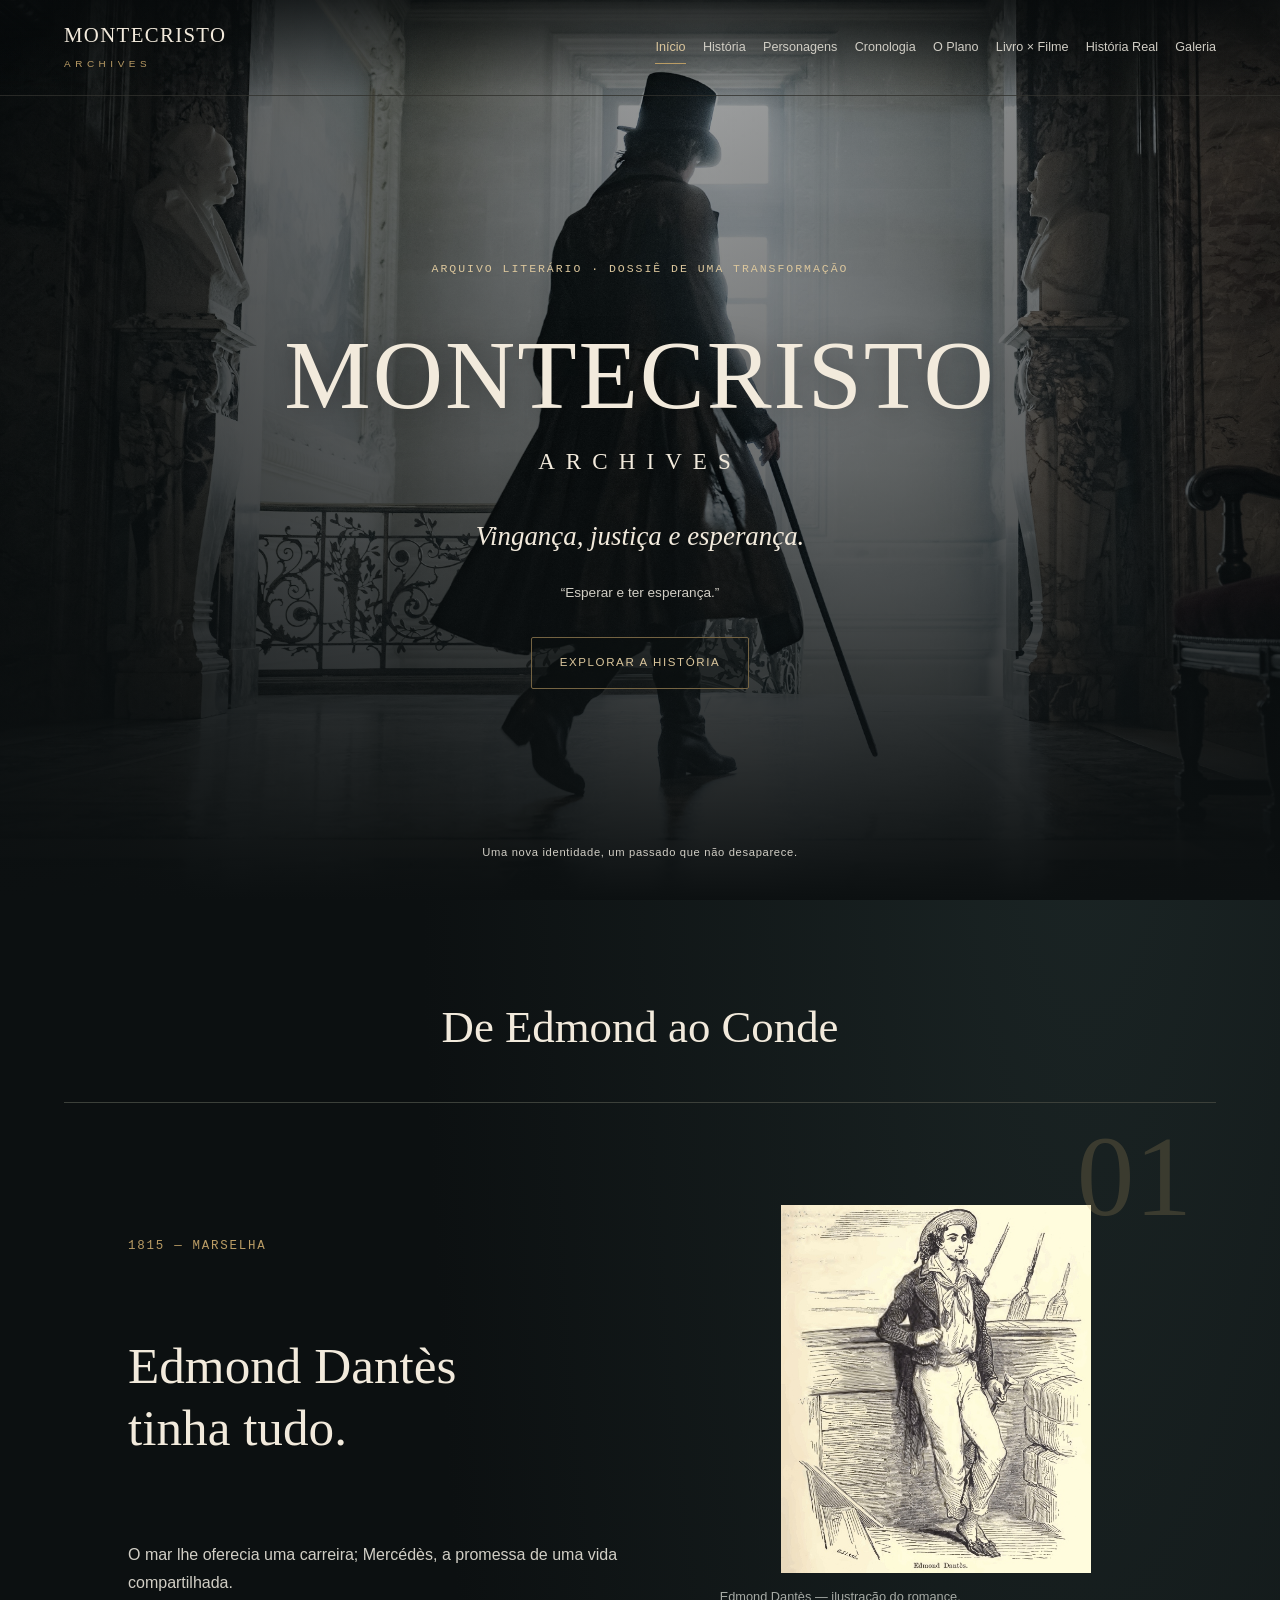
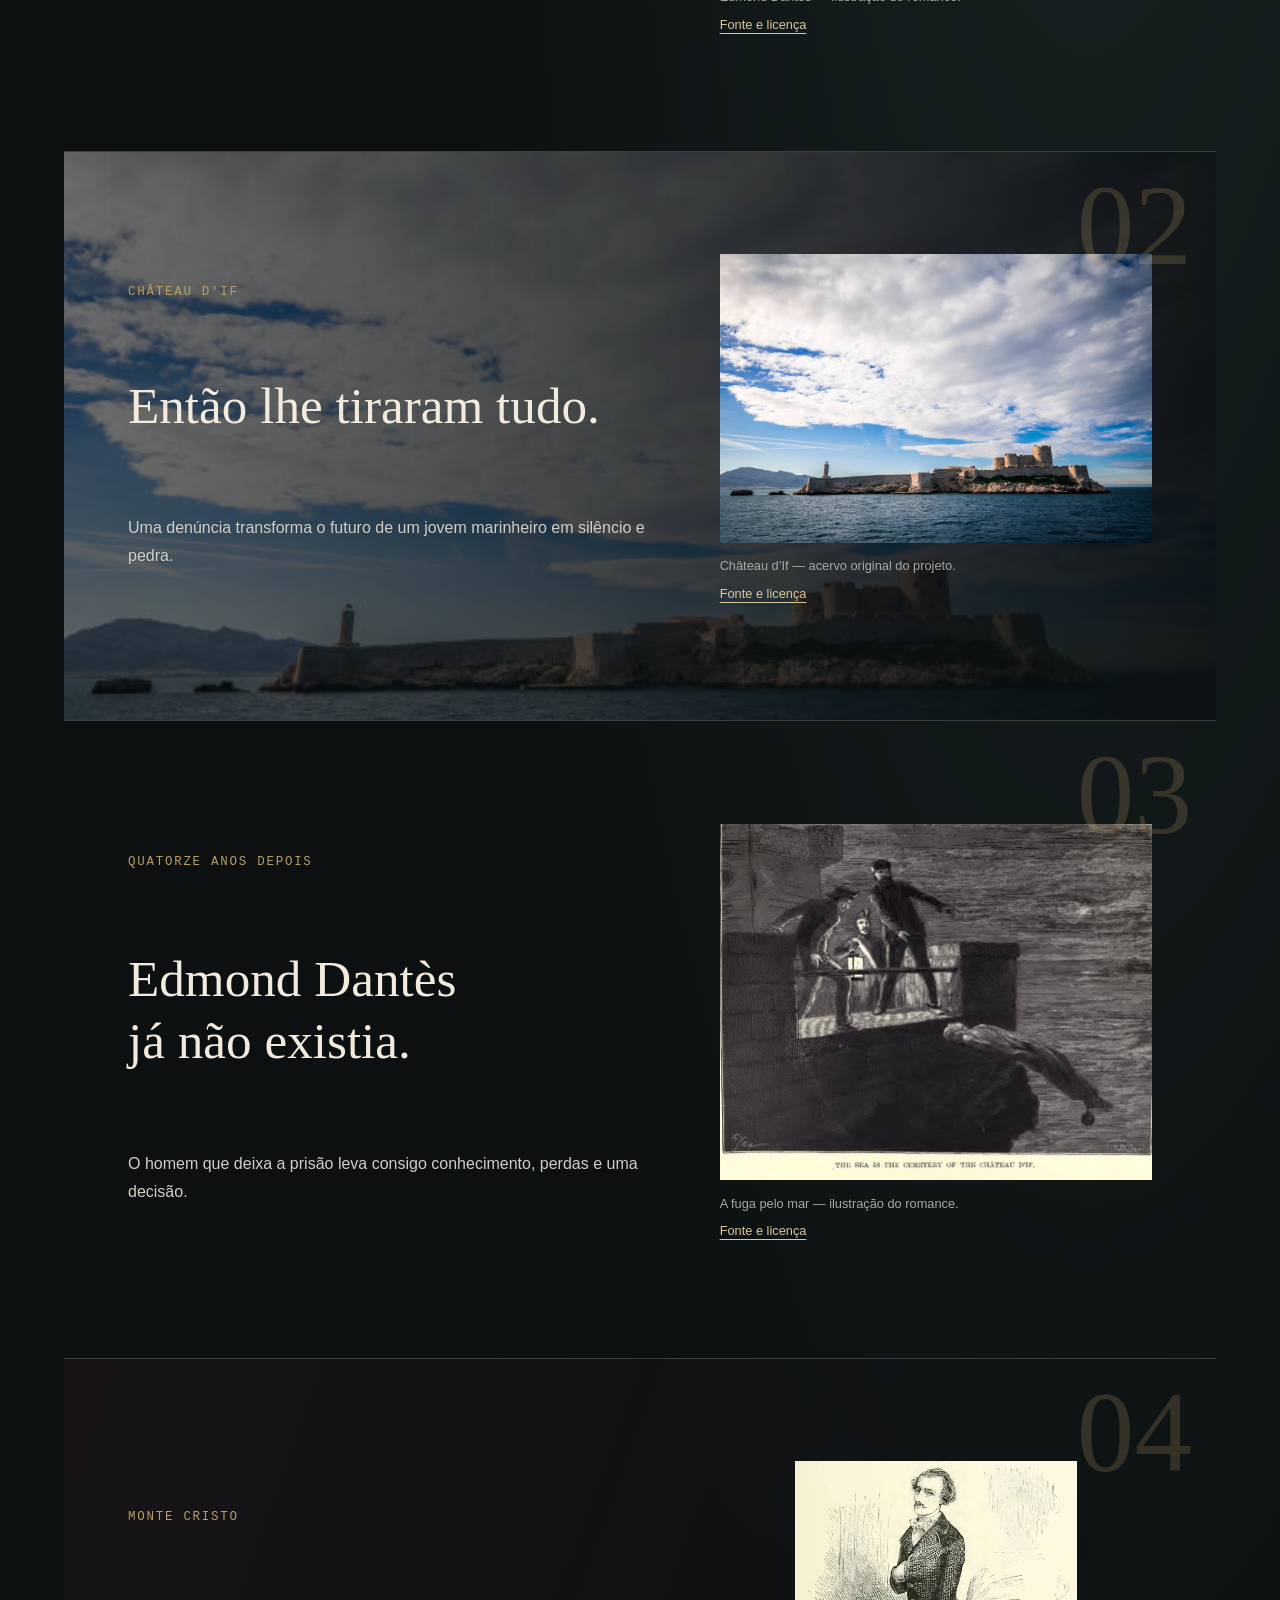
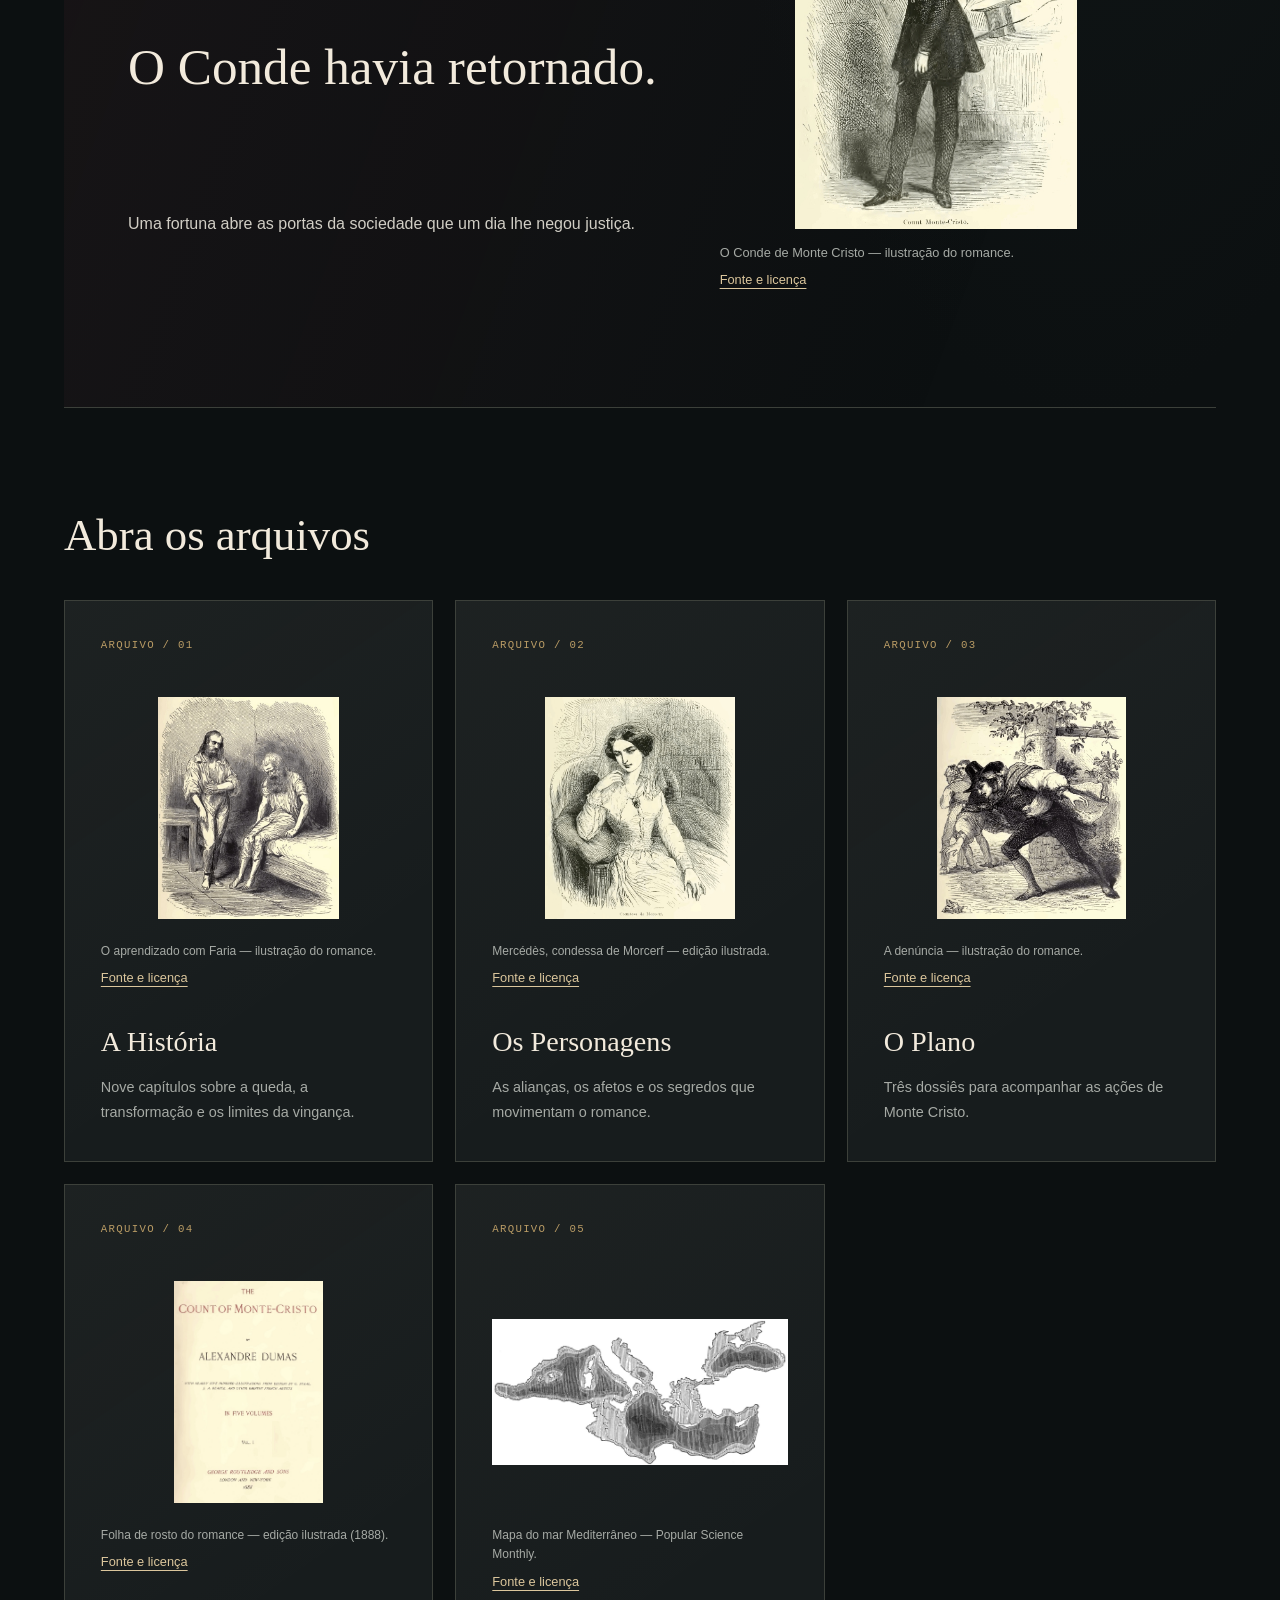
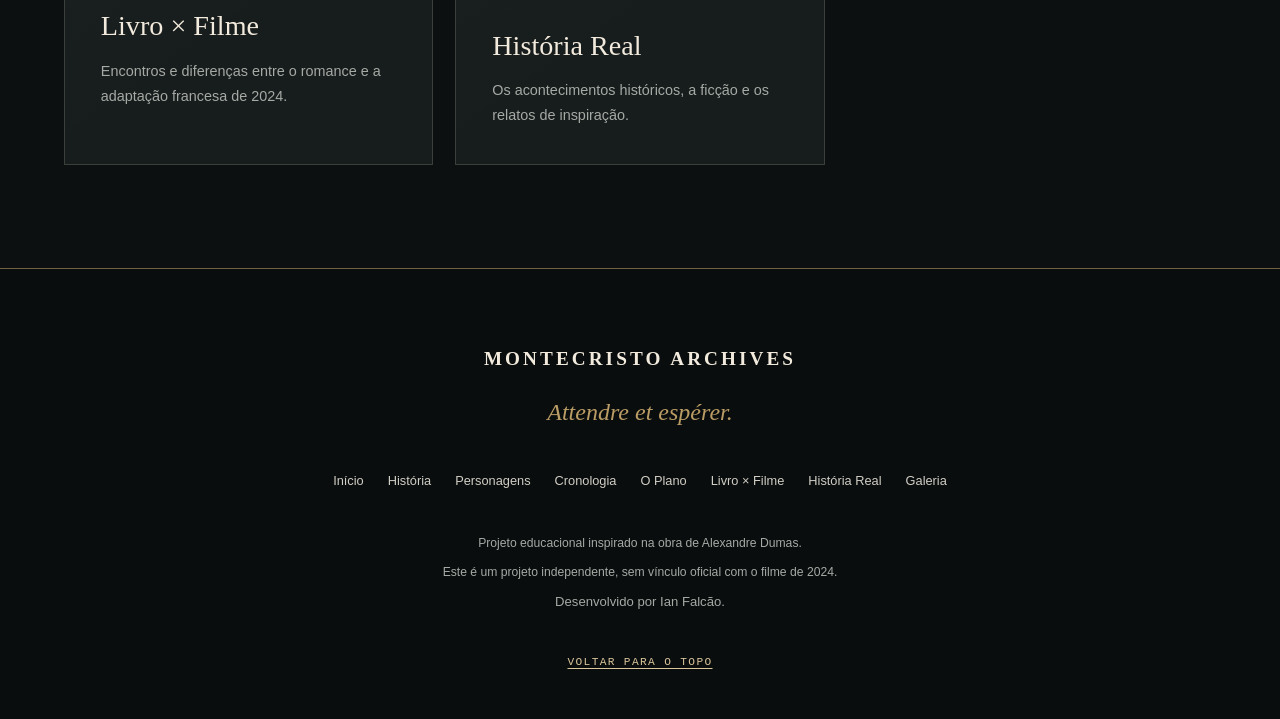
<file: index.html>
<!DOCTYPE html>
<html lang="pt-BR">
<head>
    <meta charset="UTF-8">
    <meta name="viewport" content="width=device-width, initial-scale=1.0">
    <meta name="author" content="Ian Falcao">
    <meta name="description" content="Explore a história, os personagens e o contexto de O Conde de Monte Cristo.">
    <title>Início | MonteCristo Archives</title>
    <link rel="stylesheet" href="css/style.css">
    <script src="js/main.js" defer></script>
</head>
<body id="top">
    <a class="skip-link" href="#conteudo">Pular para o conteúdo</a>

    <header class="site-header">
        <a class="site-logo" href="index.html" aria-label="MonteCristo Archives — Início">
            <span>MONTECRISTO</span><br>
            <span>ARCHIVES</span>
        </a>
        
        <button type="button" class="menu-toggle" data-menu-toggle
                aria-controls="menu-principal" aria-expanded="true" hidden>
            Menu principal
        </button>
        <nav id="menu-principal" aria-label="Navegação principal">
            <ul>
                <li><a href="index.html" aria-current="page">Início</a></li>
                <li><a href="html/main/historia.html">História</a></li>
                <li><a href="html/main/personagens.html">Personagens</a></li>
                <li><a href="html/main/timeline.html">Cronologia</a></li>
                <li><a href="html/main/vinganca.html">O Plano</a></li>
                <li><a href="html/main/livro-filme.html">Livro × Filme</a></li>
                <li><a href="html/main/historia-real.html">História Real</a></li>
                <li><a href="html/main/galeria.html">Galeria</a></li>
            </ul>
        </nav>
    </header>

    <main id="conteudo" tabindex="-1">
        <!-- A classe hero define a altura da primeira tela no CSS. -->
        <section class="hero" aria-labelledby="hero-titulo">
            <p>Arquivo literário · Dossiê de uma transformação</p>
            <h1 id="hero-titulo">MONTECRISTO<br>ARCHIVES</h1>
            <p>Vingança, justiça e esperança.</p>
            <p><q>Esperar e ter esperança.</q></p>
            <a class="button" href="html/main/historia.html">Explorar a história</a>
            <figure>
                <img src="img/Conde.jpeg" width="900" height="600"
                     alt="Homem de cartola e sobretudo escuro caminha com uma bengala entre bustos de mármore."
                     fetchpriority="high">
                <figcaption>Uma nova identidade, um passado que não desaparece.</figcaption>
            </figure>
        </section>

        <!-- Quatro momentos narrativos, na ordem de leitura. -->
        <section class="narrative" aria-labelledby="momentos-titulo">
            <h2 id="momentos-titulo">De Edmond ao Conde</h2>
            <ol>
                <li><article data-animate="reveal">
                    <h3>1815 — Marselha</h3>
                    <p>Edmond Dantès tinha tudo.</p>
                    <p>O mar lhe oferecia uma carreira; Mercédès, a promessa de uma vida compartilhada.</p>
                    <figure class="archive-illustration">
                        <img src="img/edmond-dantes.jpg" alt="Gravura de Edmond jovem, de boné e camisa aberta, junto à amurada e às cordas de um navio." width="595" height="705" loading="lazy" decoding="async">
                        <figcaption>Edmond Dantès — ilustração do romance. <a class="image-credit" href="html/main/galeria.html#credito-gravuras">Fonte e licença</a></figcaption>
                    </figure>
                </article></li>
                <li><article data-animate="reveal">
                    <h3>Château d'If</h3>
                    <p>Então lhe tiraram tudo.</p>
                    <p>Uma denúncia transforma o futuro de um jovem marinheiro em silêncio e pedra.</p>
                    <figure class="archive-illustration">
                        <img src="img/castle_chateue.jpg" alt="Fortaleza do Château d’If sobre uma ilha rochosa, cercada pelo mar." width="612" height="408" loading="lazy" decoding="async">
                        <figcaption>Château d’If — acervo original do projeto. <a class="image-credit" href="html/main/galeria.html#credito-acervo-original">Fonte e licença</a></figcaption>
                    </figure>
                </article></li>
                <li><article data-animate="reveal">
                    <h3>Quatorze anos depois</h3>
                    <p>Edmond Dantès já não existia.</p>
                    <p>O homem que deixa a prisão leva consigo conhecimento, perdas e uma decisão.</p>
                    <figure class="archive-illustration">
                        <img src="img/fuga-chateau-if.jpg" alt="Gravura noturna de guardas lançando um saco funerário das rochas do Château d’If em direção ao mar." width="865" height="713" loading="lazy" decoding="async">
                        <figcaption>A fuga pelo mar — ilustração do romance. <a class="image-credit" href="html/main/galeria.html#credito-gravuras">Fonte e licença</a></figcaption>
                    </figure>
                </article></li>
                <li><article data-animate="reveal">
                    <h3>Monte Cristo</h3>
                    <p>O Conde havia retornado.</p>
                    <p>Uma fortuna abre as portas da sociedade que um dia lhe negou justiça.</p>
                    <figure class="archive-illustration">
                        <img src="img/conde-gravura.jpg" alt="Gravura do conde de pé, com casaco elegante e bengala, ao lado de uma mesa com cartola." width="545" height="710" loading="lazy" decoding="async">
                        <figcaption>O Conde de Monte Cristo — ilustração do romance. <a class="image-credit" href="html/main/galeria.html#credito-gravuras">Fonte e licença</a></figcaption>
                    </figure>
                </article></li>
            </ol>
        </section>

        <section class="archive-cards" aria-labelledby="arquivo-titulo">
            <h2 id="arquivo-titulo">Abra os arquivos</h2>
            <article class="archive-card">
                <figure class="archive-illustration">
                    <img src="img/educacao-faria.jpg" alt="Gravura dos dois prisioneiros em uma cela: um está sentado, enquanto o outro permanece em pé." width="568" height="692" loading="lazy" decoding="async">
                    <figcaption>O aprendizado com Faria — ilustração do romance. <a class="image-credit" href="html/main/galeria.html#credito-gravuras">Fonte e licença</a></figcaption>
                </figure>
                <h3><a href="html/main/historia.html">A História</a></h3>
                <p>Nove capítulos sobre a queda, a transformação e os limites da vingança.</p>
            </article>
            <article class="archive-card">
                <figure class="archive-illustration">
                    <img src="img/mercedes-gravura.jpg" alt="Gravura de Mercédès sentada em uma poltrona, com uma das mãos junto ao rosto." width="599" height="702" loading="lazy" decoding="async">
                    <figcaption>Mercédès, condessa de Morcerf — edição ilustrada. <a class="image-credit" href="html/main/galeria.html#credito-gravuras">Fonte e licença</a></figcaption>
                </figure>
                <h3><a href="html/main/personagens.html">Os Personagens</a></h3>
                <p>As alianças, os afetos e os segredos que movimentam o romance.</p>
            </article>
            <article class="archive-card">
                <figure class="archive-illustration">
                    <img src="img/denuncia.jpg" alt="Gravura de um homem inclinado em direção a um papel no chão, com dois homens ao fundo." width="592" height="691" loading="lazy" decoding="async">
                    <figcaption>A denúncia — ilustração do romance. <a class="image-credit" href="html/main/galeria.html#credito-gravuras">Fonte e licença</a></figcaption>
                </figure>
                <h3><a href="html/main/vinganca.html">O Plano</a></h3>
                <p>Três dossiês para acompanhar as ações de Monte Cristo.</p>
            </article>
            <article class="archive-card">
                <figure class="archive-illustration">
                    <img src="img/livro-folha-rosto.jpg" alt="Folha de rosto com o título Count of Monte-Cristo, o nome Alexandre Dumas e a indicação do primeiro volume." width="667" height="993" loading="lazy" decoding="async">
                    <figcaption>Folha de rosto do romance — edição ilustrada (1888). <a class="image-credit" href="html/main/galeria.html#credito-gravuras">Fonte e licença</a></figcaption>
                </figure>
                <h3><a href="html/main/livro-filme.html">Livro × Filme</a></h3>
                <p>Encontros e diferenças entre o romance e a adaptação francesa de 2024.</p>
            </article>
            <article class="archive-card">
                <figure class="archive-illustration">
                    <img src="img/mapa-mediterraneo.jpg" alt="Mapa em preto e branco do Mediterrâneo, com costas, ilhas, nomes geográficos e indicações de profundidade." width="1280" height="632" loading="lazy" decoding="async">
                    <figcaption>Mapa do mar Mediterrâneo — Popular Science Monthly. <a class="image-credit" href="html/main/galeria.html#credito-mapas">Fonte e licença</a></figcaption>
                </figure>
                <h3><a href="html/main/historia-real.html">História Real</a></h3>
                <p>Os acontecimentos históricos, a ficção e os relatos de inspiração.</p>
            </article>
        </section>
    </main>

    <!-- Rodapé compartilhado por todas as páginas. -->
    <footer class="site-footer">
        <p><strong>MONTECRISTO ARCHIVES</strong></p>
        <p lang="fr">Attendre et espérer.</p>
        <nav aria-label="Links rápidos">
            <ul>
                <li><a href="index.html">Início</a></li>
                <li><a href="html/main/historia.html">História</a></li>
                <li><a href="html/main/personagens.html">Personagens</a></li>
                <li><a href="html/main/timeline.html">Cronologia</a></li>
                <li><a href="html/main/vinganca.html">O Plano</a></li>
                <li><a href="html/main/livro-filme.html">Livro × Filme</a></li>
                <li><a href="html/main/historia-real.html">História Real</a></li>
                <li><a href="html/main/galeria.html">Galeria</a></li>
            </ul>
        </nav>
        <p>Projeto educacional inspirado na obra de Alexandre Dumas.</p>
        <p>Este é um projeto independente, sem vínculo oficial com o filme de 2024.</p>
        <p><small>Desenvolvido por Ian Falcão.</small></p>
        <a href="#top">Voltar para o topo</a>
    </footer>
</body>
</html>
</file>
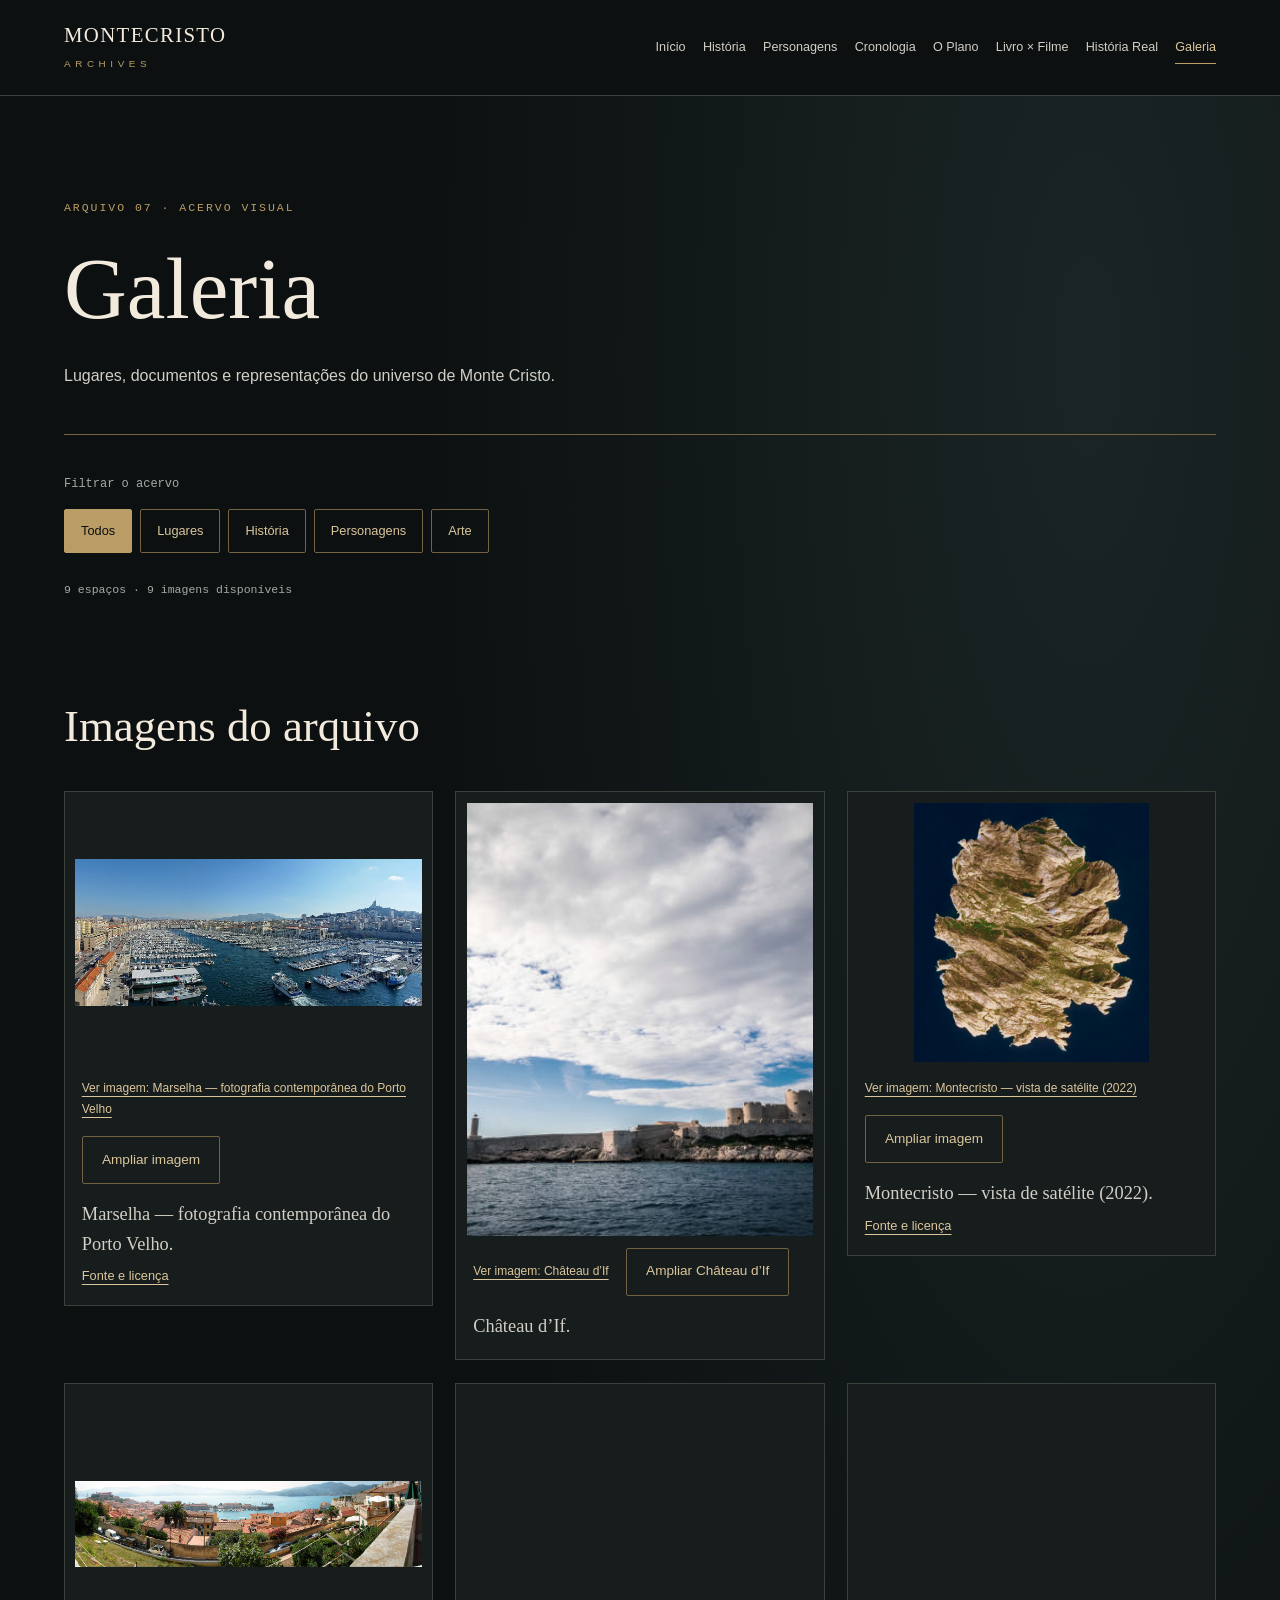
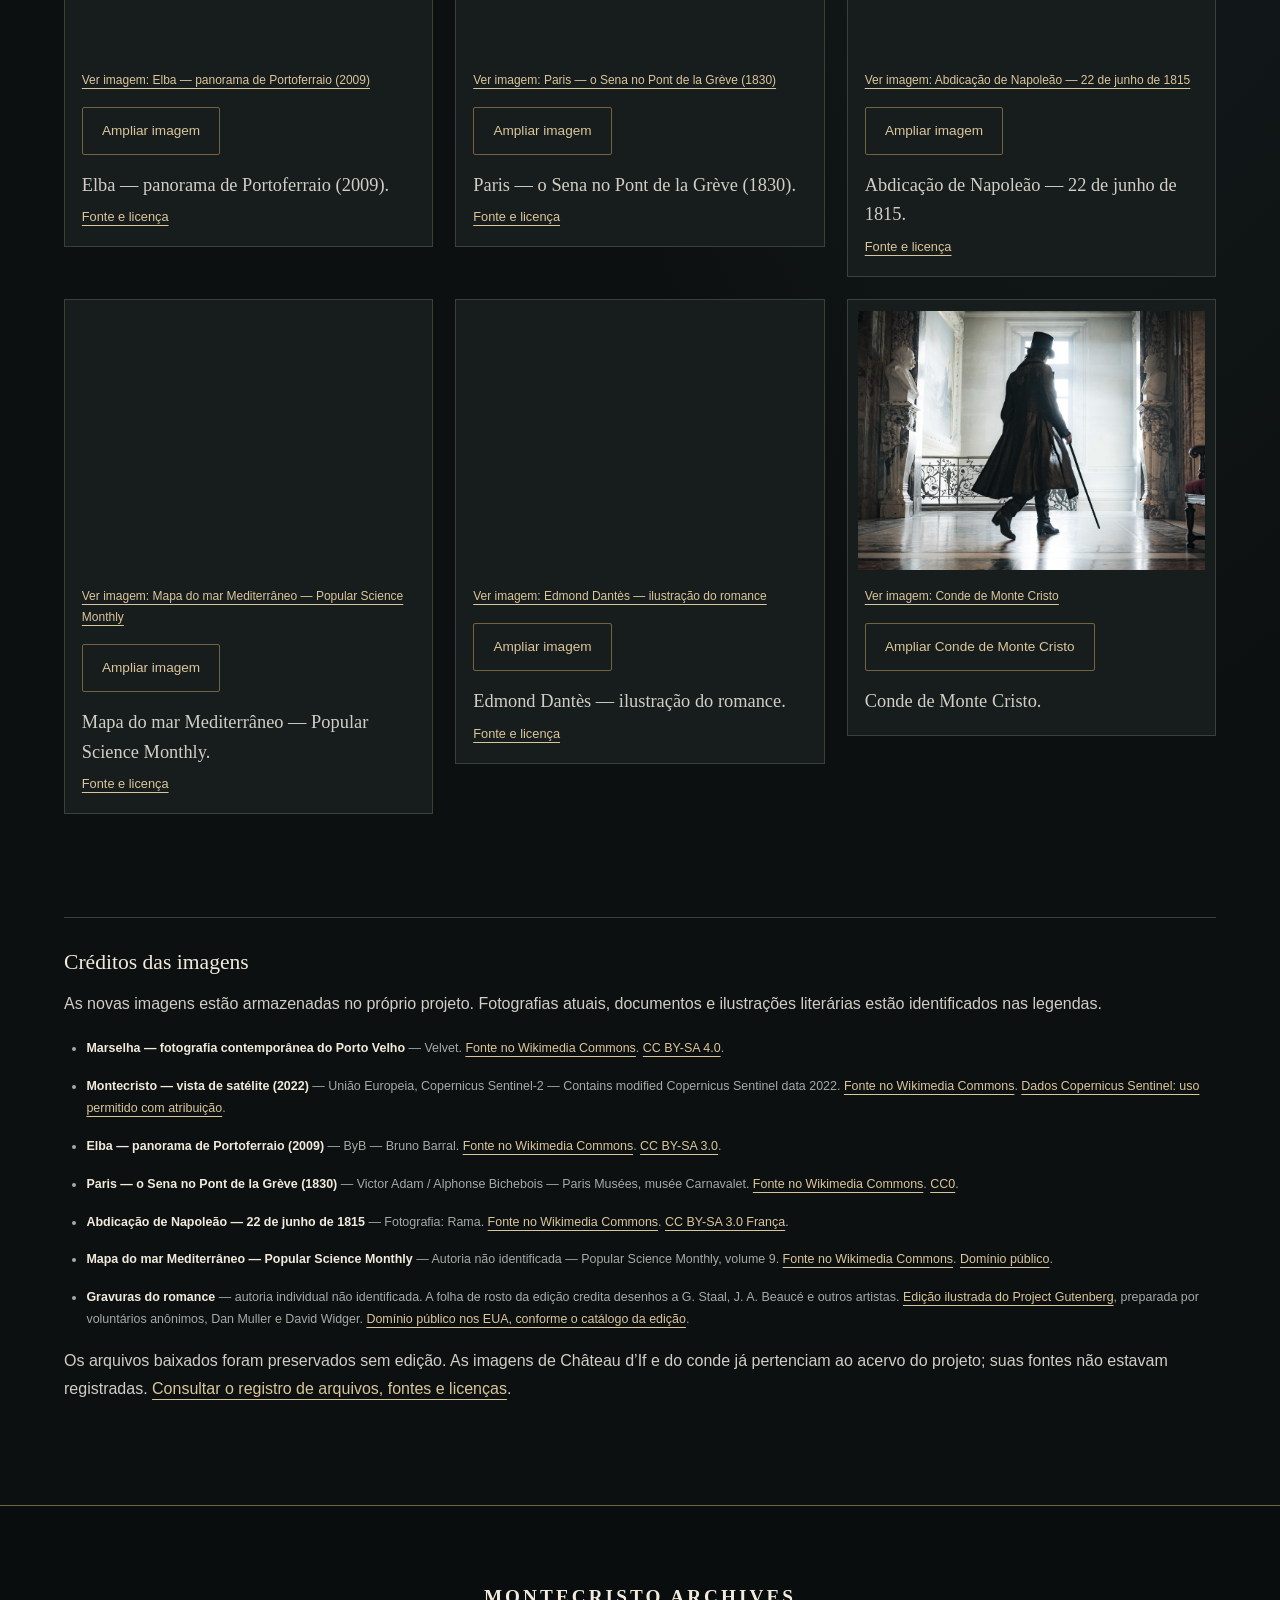
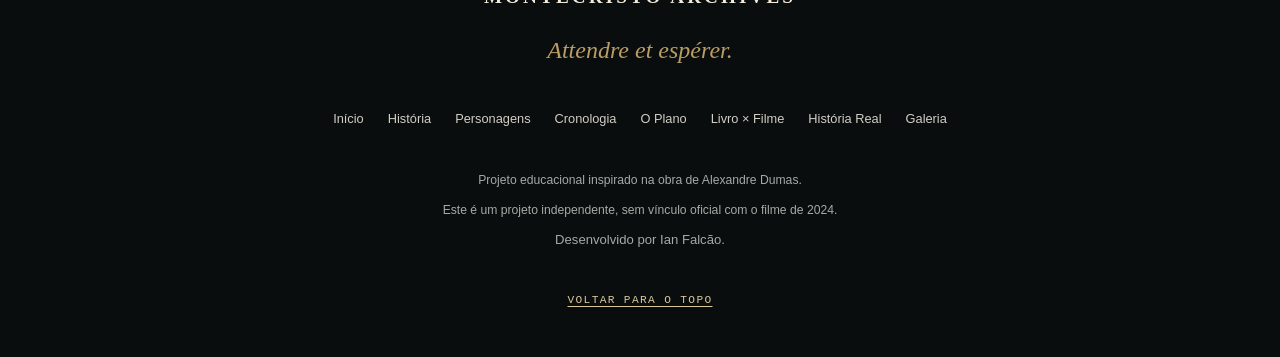
<file: html/main/galeria.html>
<!DOCTYPE html>
<html lang="pt-BR">
<head>
    <meta charset="UTF-8">
    <meta name="viewport" content="width=device-width, initial-scale=1.0">
    <meta name="author" content="Ian Falcao">
    <meta name="description" content="Acervo temático de lugares, documentos, mapas, ilustrações e personagens.">
    <title>Galeria | MonteCristo Archives</title>
    <link rel="stylesheet" href="../../css/style.css">
    <script src="../../js/main.js" defer></script>
</head>
<body id="top">
    <a class="skip-link" href="#conteudo">Pular para o conteúdo</a>

    <header class="site-header">
        <a class="site-logo" href="../../index.html" aria-label="MonteCristo Archives — Início">
            <span>MONTECRISTO</span><br>
            <span>ARCHIVES</span>
        </a>
        <button type="button" class="menu-toggle" data-menu-toggle
                aria-controls="menu-principal" aria-expanded="true" hidden>
            Menu principal
        </button>
        <nav id="menu-principal" aria-label="Navegação principal">
            <ul>
                <li><a href="../../index.html">Início</a></li>
                <li><a href="historia.html">História</a></li>
                <li><a href="personagens.html">Personagens</a></li>
                <li><a href="timeline.html">Cronologia</a></li>
                <li><a href="vinganca.html">O Plano</a></li>
                <li><a href="livro-filme.html">Livro × Filme</a></li>
                <li><a href="historia-real.html">História Real</a></li>
                <li><a href="galeria.html" aria-current="page">Galeria</a></li>
            </ul>
        </nav>
    </header>

    <main id="conteudo" tabindex="-1">
        <header class="page-intro">
            <p>Arquivo 07 · Acervo visual</p>
            <h1>Galeria</h1>
            <p>Lugares, documentos e representações do universo de Monte Cristo.</p>

        </header>

        <!-- main.js habilita os filtros após registrar seus eventos. -->
        <fieldset class="filters" data-gallery-filters disabled>
            <legend>Filtrar o acervo</legend>
            <button type="button" data-filter="todos" aria-controls="galeria-itens" aria-pressed="true">Todos</button>
            <button type="button" data-filter="lugares" aria-controls="galeria-itens" aria-pressed="false">Lugares</button>
            <button type="button" data-filter="historia" aria-controls="galeria-itens" aria-pressed="false">História</button>
            <button type="button" data-filter="personagens" aria-controls="galeria-itens" aria-pressed="false">Personagens</button>
            <button type="button" data-filter="arte" aria-controls="galeria-itens" aria-pressed="false">Arte</button>
        </fieldset>
        <p role="status" data-gallery-status>9 espaços no acervo · 9 imagens disponíveis</p>
        <section id="galeria-itens" class="gallery" aria-labelledby="acervo-titulo">
            <h2 id="acervo-titulo">Imagens do arquivo</h2>
            <figure id="imagem-marselha" class="archive-illustration" data-category="lugares" data-gallery-item="marselha" data-image-status="available">
                <img src="../../img/marselha-porto.jpg" alt="Panorama do Porto Velho de Marselha, com barcos, edifícios à beira-mar e a basílica ao fundo." width="1280" height="543" loading="lazy" decoding="async">
                <a href="../../img/marselha-porto.jpg">Ver imagem: Marselha — fotografia contemporânea do Porto Velho</a>
                <button type="button" data-open-lightbox="marselha" aria-haspopup="dialog"
                        aria-controls="galeria-lightbox" hidden>Ampliar imagem</button>
                <figcaption id="legenda-marselha"><span data-image-title>Marselha — fotografia contemporânea do Porto Velho.</span>
                    <a class="image-credit" href="#credito-marselha">Fonte e licença</a>
                </figcaption>
            </figure>
            <figure id="imagem-chateau" data-category="lugares" data-gallery-item="chateau" data-image-status="available">
                <img src="../../img/castle_chateue.jpg" alt="Fortaleza do Château d’If sobre uma ilha rochosa, cercada pelo mar." width="612" height="408" loading="lazy">
                <a href="../../img/castle_chateue.jpg">Ver imagem: Château d’If</a>
                <!-- O link direto funciona sem JS; o botão abre a lightbox. -->
                <button type="button" data-open-lightbox="chateau" aria-haspopup="dialog"
                        aria-controls="galeria-lightbox" hidden>Ampliar Château d’If</button>
                <figcaption id="legenda-chateau">Château d’If.</figcaption>
            </figure>
            <figure id="imagem-montecristo" class="archive-illustration" data-category="lugares" data-gallery-item="montecristo" data-image-status="available">
                <img src="../../img/montecristo-satelite.jpg" alt="Ilha rochosa de Montecristo vista de cima, cercada pelas águas azuis do Mediterrâneo." width="1703" height="1880" loading="lazy" decoding="async">
                <a href="../../img/montecristo-satelite.jpg">Ver imagem: Montecristo — vista de satélite (2022)</a>
                <button type="button" data-open-lightbox="montecristo" aria-haspopup="dialog"
                        aria-controls="galeria-lightbox" hidden>Ampliar imagem</button>
                <figcaption id="legenda-montecristo"><span data-image-title>Montecristo — vista de satélite (2022).</span>
                    <a class="image-credit" href="#credito-montecristo">Fonte e licença</a>
                </figcaption>
            </figure>
            <figure id="imagem-elba" class="archive-illustration" data-category="lugares" data-gallery-item="elba" data-image-status="available">
                <img src="../../img/elba-portoferraio.jpg" alt="Portoferraio, na ilha de Elba, com casario colorido, fortificações e embarcações na baía." width="2559" height="634" loading="lazy" decoding="async">
                <a href="../../img/elba-portoferraio.jpg">Ver imagem: Elba — panorama de Portoferraio (2009)</a>
                <button type="button" data-open-lightbox="elba" aria-haspopup="dialog"
                        aria-controls="galeria-lightbox" hidden>Ampliar imagem</button>
                <figcaption id="legenda-elba"><span data-image-title>Elba — panorama de Portoferraio (2009).</span>
                    <a class="image-credit" href="#credito-elba">Fonte e licença</a>
                </figcaption>
            </figure>
            <figure id="imagem-paris" class="archive-illustration" data-category="lugares" data-gallery-item="paris" data-image-status="available">
                <img src="../../img/paris-seine-1830.jpg" alt="Litografia de Paris com uma multidão sobre o Sena congelado, uma ponte e edifícios ao fundo." width="1280" height="819" loading="lazy" decoding="async">
                <a href="../../img/paris-seine-1830.jpg">Ver imagem: Paris — o Sena no Pont de la Grève (1830)</a>
                <button type="button" data-open-lightbox="paris" aria-haspopup="dialog"
                        aria-controls="galeria-lightbox" hidden>Ampliar imagem</button>
                <figcaption id="legenda-paris"><span data-image-title>Paris — o Sena no Pont de la Grève (1830).</span>
                    <a class="image-credit" href="#credito-paris">Fonte e licença</a>
                </figcaption>
            </figure>
            <figure id="imagem-documentos" class="archive-illustration" data-category="historia" data-gallery-item="documentos" data-image-status="available">
                <img src="../../img/napoleao-abdicacao-1815.jpg" alt="Primeira página manuscrita em francês da declaração de abdicação de Napoleão, datada de 22 de junho de 1815, com selo vermelho." width="2521" height="3849" loading="lazy" decoding="async">
                <a href="../../img/napoleao-abdicacao-1815.jpg">Ver imagem: Abdicação de Napoleão — 22 de junho de 1815</a>
                <button type="button" data-open-lightbox="documentos" aria-haspopup="dialog"
                        aria-controls="galeria-lightbox" hidden>Ampliar imagem</button>
                <figcaption id="legenda-documentos"><span data-image-title>Abdicação de Napoleão — 22 de junho de 1815.</span>
                    <a class="image-credit" href="#credito-documentos">Fonte e licença</a>
                </figcaption>
            </figure>
            <figure id="imagem-mapas" class="archive-illustration" data-category="historia" data-gallery-item="mapas" data-image-status="available">
                <img src="../../img/mapa-mediterraneo.jpg" alt="Mapa em preto e branco do Mediterrâneo, com costas, ilhas, nomes geográficos e indicações de profundidade." width="1280" height="632" loading="lazy" decoding="async">
                <a href="../../img/mapa-mediterraneo.jpg">Ver imagem: Mapa do mar Mediterrâneo — Popular Science Monthly</a>
                <button type="button" data-open-lightbox="mapas" aria-haspopup="dialog"
                        aria-controls="galeria-lightbox" hidden>Ampliar imagem</button>
                <figcaption id="legenda-mapas"><span data-image-title>Mapa do mar Mediterrâneo — Popular Science Monthly.</span>
                    <a class="image-credit" href="#credito-mapas">Fonte e licença</a>
                </figcaption>
            </figure>
            <figure id="imagem-ilustracoes" class="archive-illustration" data-category="arte" data-gallery-item="ilustracoes" data-image-status="available">
                <img src="../../img/edmond-dantes.jpg" alt="Gravura de Edmond jovem, de boné e camisa aberta, junto à amurada e às cordas de um navio." width="595" height="705" loading="lazy" decoding="async">
                <a href="../../img/edmond-dantes.jpg">Ver imagem: Edmond Dantès — ilustração do romance</a>
                <button type="button" data-open-lightbox="ilustracoes" aria-haspopup="dialog"
                        aria-controls="galeria-lightbox" hidden>Ampliar imagem</button>
                <figcaption id="legenda-ilustracoes"><span data-image-title>Edmond Dantès — ilustração do romance.</span>
                    <a class="image-credit" href="#credito-gravuras">Fonte e licença</a>
                </figcaption>
            </figure>
            <figure id="imagem-conde" data-category="personagens" data-gallery-item="conde" data-image-status="available">
                <img src="../../img/Conde.jpeg" alt="Homem de cartola, sobretudo e bengala em um salão com bustos de mármore." width="600" height="400" loading="lazy">
                <a href="../../img/Conde.jpeg">Ver imagem: Conde de Monte Cristo</a>
                <!-- O link direto funciona sem JS; o botão abre a lightbox. -->
                <button type="button" data-open-lightbox="conde" aria-haspopup="dialog"
                        aria-controls="galeria-lightbox" hidden>Ampliar Conde de Monte Cristo</button>
                <figcaption id="legenda-conde">Conde de Monte Cristo.</figcaption>
            </figure>
        </section>

        <!-- dialog sem open é inicialmente oculto. Preencher src, alt e legenda antes de
             showModal(); permitir Escape e retornar o foco ao botão que abriu a imagem. -->
        <dialog id="galeria-lightbox" class="lightbox" aria-labelledby="lightbox-titulo" data-lightbox>
            <h2 id="lightbox-titulo">Imagem ampliada</h2>
            <figure>
                <img src="[data-uri]" alt="" data-lightbox-image>
                <figcaption data-lightbox-caption>Legenda da imagem selecionada.</figcaption>
            </figure>
            <p data-lightbox-description></p>
            <div class="lightbox-controls" role="group" aria-label="Navegar pelas imagens">
                <button type="button" data-lightbox-prev aria-label="Imagem anterior">← Anterior</button>
                <p role="status" data-lightbox-status></p>
                <button type="button" data-lightbox-next aria-label="Próxima imagem">Próxima →</button>
            </div>
            <form method="dialog">
                <button type="submit" autofocus>Fechar imagem</button>
            </form>
        </dialog>

        <aside class="sources image-credits" aria-labelledby="creditos-titulo">
            <h2 id="creditos-titulo">Créditos das imagens</h2>
            <p>As novas imagens estão armazenadas no próprio projeto. Fotografias atuais, documentos e ilustrações literárias estão identificados nas legendas.</p>
            <ul>
                <li id="credito-marselha"><strong>Marselha — fotografia contemporânea do Porto Velho</strong> — Velvet. <a href="https://commons.wikimedia.org/wiki/File:Marseille_vieux_port_pano.jpg">Fonte no Wikimedia Commons</a>. <a href="https://creativecommons.org/licenses/by-sa/4.0/">CC BY-SA 4.0</a>.</li>
                <li id="credito-montecristo"><strong>Montecristo — vista de satélite (2022)</strong> — União Europeia, Copernicus Sentinel-2 — Contains modified Copernicus Sentinel data 2022. <a href="https://commons.wikimedia.org/wiki/File:Montecristo_island.jpg">Fonte no Wikimedia Commons</a>. <a href="https://commons.wikimedia.org/wiki/File:Montecristo_island.jpg">Dados Copernicus Sentinel: uso permitido com atribuição</a>.</li>
                <li id="credito-elba"><strong>Elba — panorama de Portoferraio (2009)</strong> — ByB — Bruno Barral. <a href="https://commons.wikimedia.org/wiki/File:Panorama_portoferraio.jpg">Fonte no Wikimedia Commons</a>. <a href="https://creativecommons.org/licenses/by-sa/3.0/">CC BY-SA 3.0</a>.</li>
                <li id="credito-paris"><strong>Paris — o Sena no Pont de la Grève (1830)</strong> — Victor Adam / Alphonse Bichebois — Paris Musées, musée Carnavalet. <a href="https://commons.wikimedia.org/wiki/File:Album_Janvier_1830_La_seine_au_pont_de_la_grève,_G.8929(1).jpg">Fonte no Wikimedia Commons</a>. <a href="https://creativecommons.org/publicdomain/zero/1.0/">CC0</a>.</li>
                <li id="credito-documentos"><strong>Abdicação de Napoleão — 22 de junho de 1815</strong> — Fotografia: Rama. <a href="https://commons.wikimedia.org/wiki/File:Second_abdication_act_of_Napoleon-IMG_0525.JPG">Fonte no Wikimedia Commons</a>. <a href="https://creativecommons.org/licenses/by-sa/3.0/fr/">CC BY-SA 3.0 França</a>.</li>
                <li id="credito-mapas"><strong>Mapa do mar Mediterrâneo — Popular Science Monthly</strong> — Autoria não identificada — Popular Science Monthly, volume 9. <a href="https://commons.wikimedia.org/wiki/File:PSM_V09_D742_Map_of_the_mediterranean_sea.jpg">Fonte no Wikimedia Commons</a>. <a href="https://commons.wikimedia.org/wiki/File:PSM_V09_D742_Map_of_the_mediterranean_sea.jpg">Domínio público</a>.</li>
                <li id="credito-gravuras"><strong>Gravuras do romance</strong> — autoria individual não identificada. A folha de rosto da edição credita desenhos a G. Staal, J. A. Beaucé e outros artistas. <a href="https://www.gutenberg.org/files/1184/1184-h/1184-h.htm">Edição ilustrada do Project Gutenberg</a>, preparada por voluntários anônimos, Dan Muller e David Widger. <a href="https://www.gutenberg.org/ebooks/1184">Domínio público nos EUA, conforme o catálogo da edição</a>.</li>
            </ul>
            <p id="credito-acervo-original">Os arquivos baixados foram preservados sem edição. As imagens de Château d’If e do conde já pertenciam ao acervo do projeto; suas fontes não estavam registradas. <a href="../../img/CREDITOS.md">Consultar o registro de arquivos, fontes e licenças</a>.</p>
        </aside>
    </main>

    <!-- Rodapé compartilhado por todas as páginas. -->
    <footer class="site-footer">
        <p><strong>MONTECRISTO ARCHIVES</strong></p>
        <p lang="fr">Attendre et espérer.</p>
        <nav aria-label="Links rápidos">
            <ul>
                <li><a href="../../index.html">Início</a></li>
                <li><a href="historia.html">História</a></li>
                <li><a href="personagens.html">Personagens</a></li>
                <li><a href="timeline.html">Cronologia</a></li>
                <li><a href="vinganca.html">O Plano</a></li>
                <li><a href="livro-filme.html">Livro × Filme</a></li>
                <li><a href="historia-real.html">História Real</a></li>
                <li><a href="galeria.html">Galeria</a></li>
            </ul>
        </nav>
        <p>Projeto educacional inspirado na obra de Alexandre Dumas.</p>
        <p>Este é um projeto independente, sem vínculo oficial com o filme de 2024.</p>
        <p><small>Desenvolvido por Ian Falcão.</small></p>
        <a href="#top">Voltar para o topo</a>
    </footer>
</body>
</html>
</file>
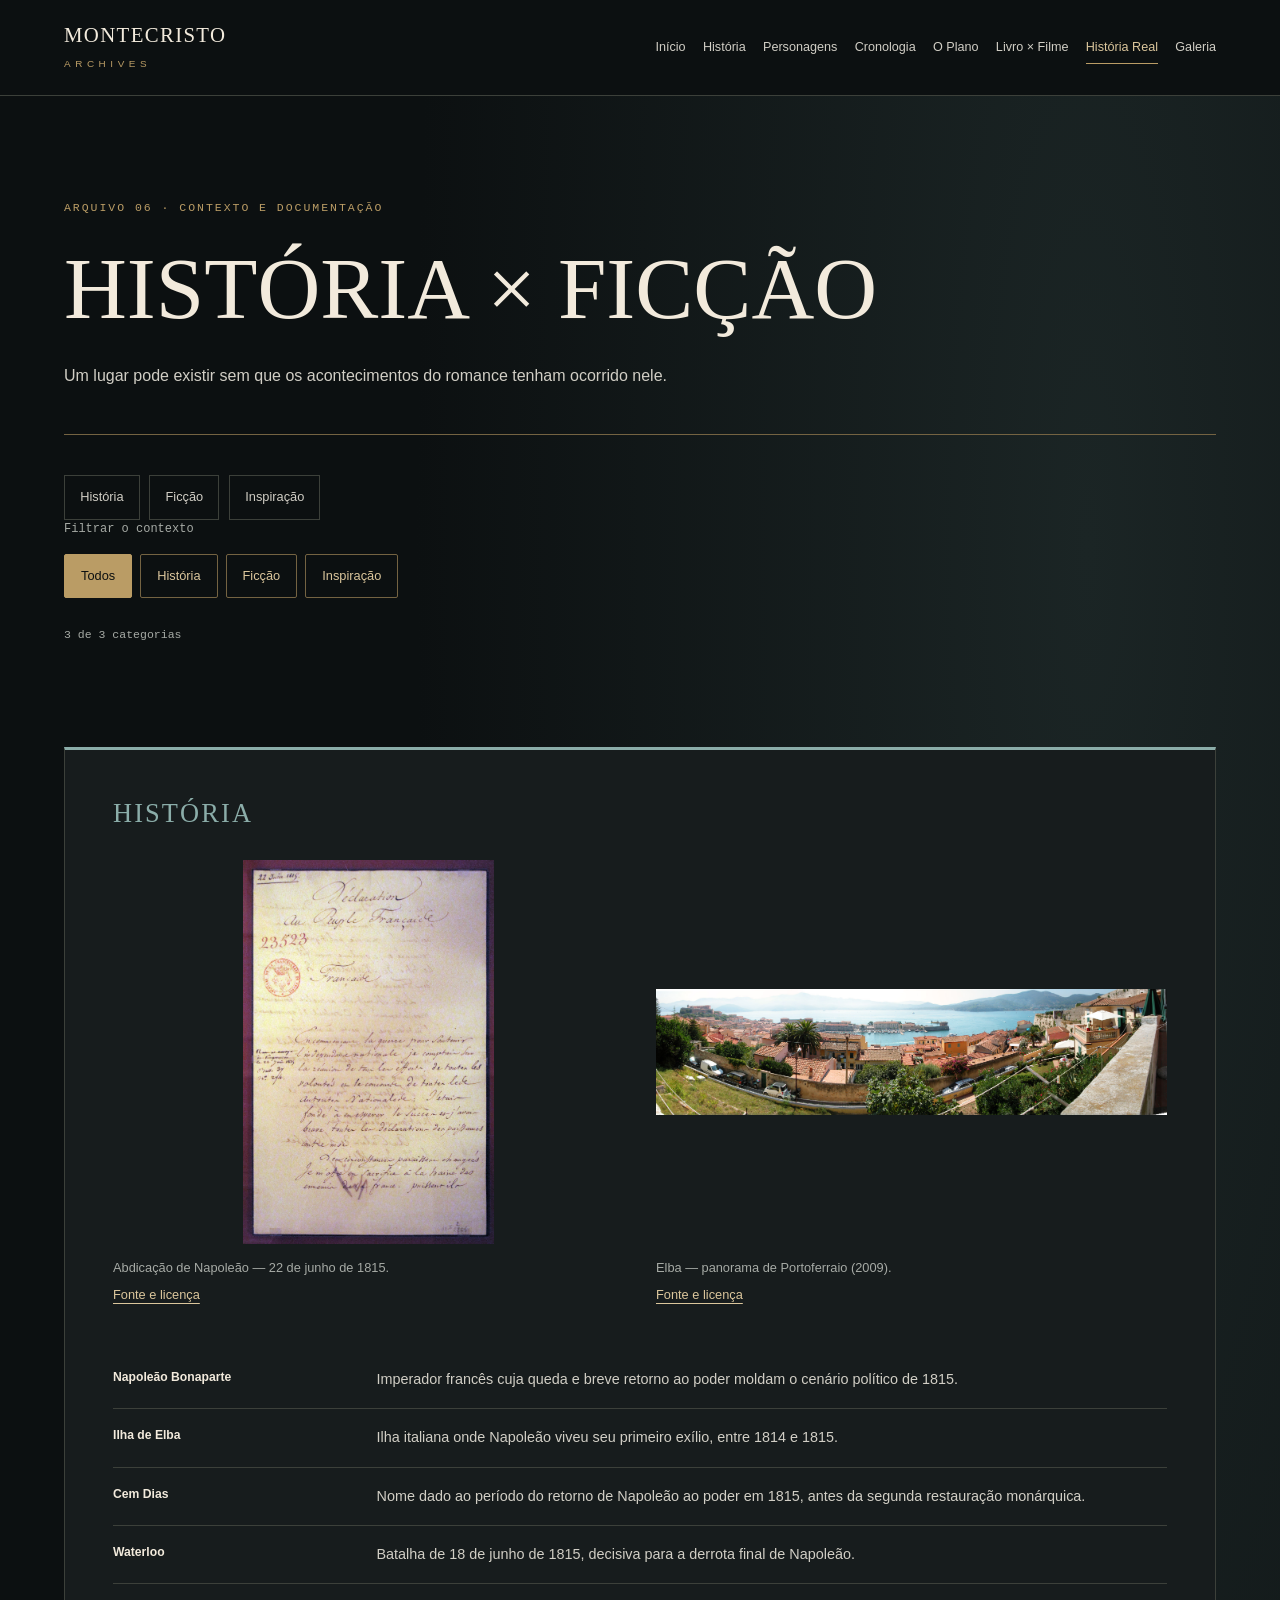
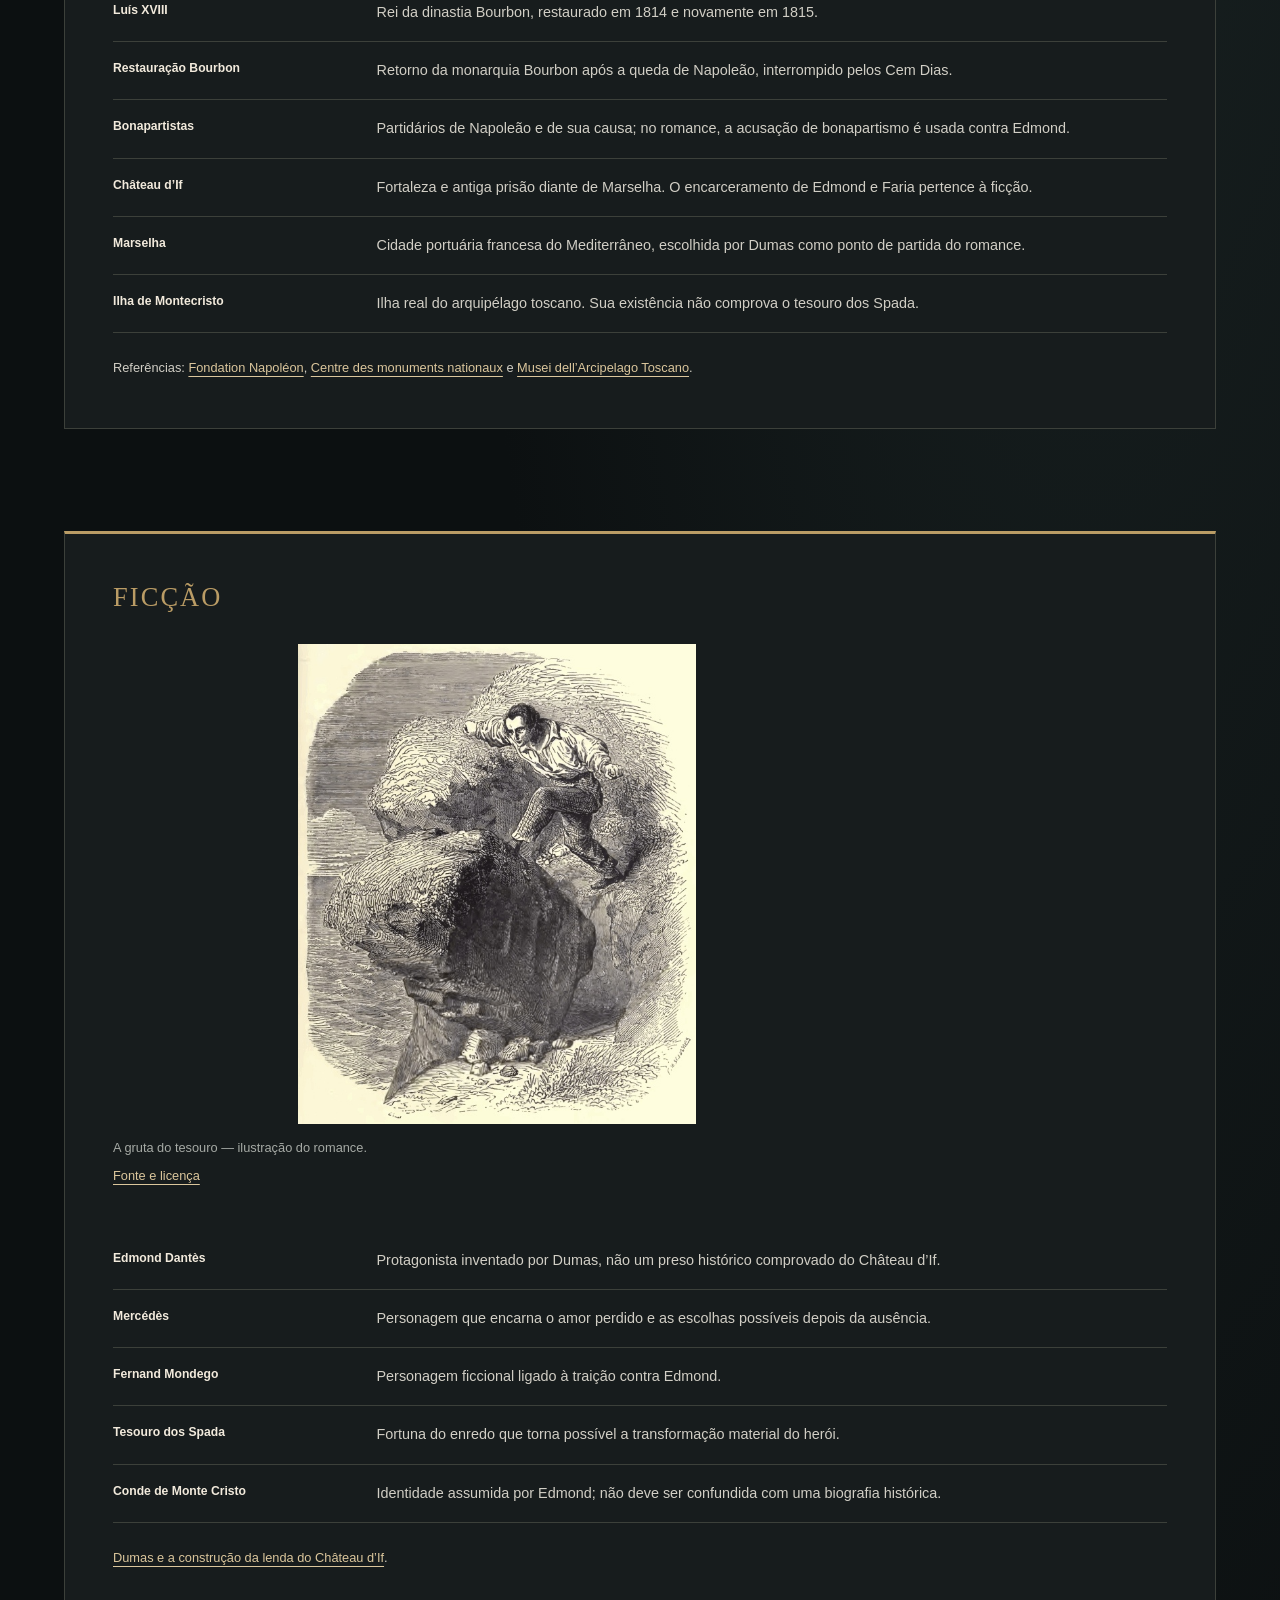
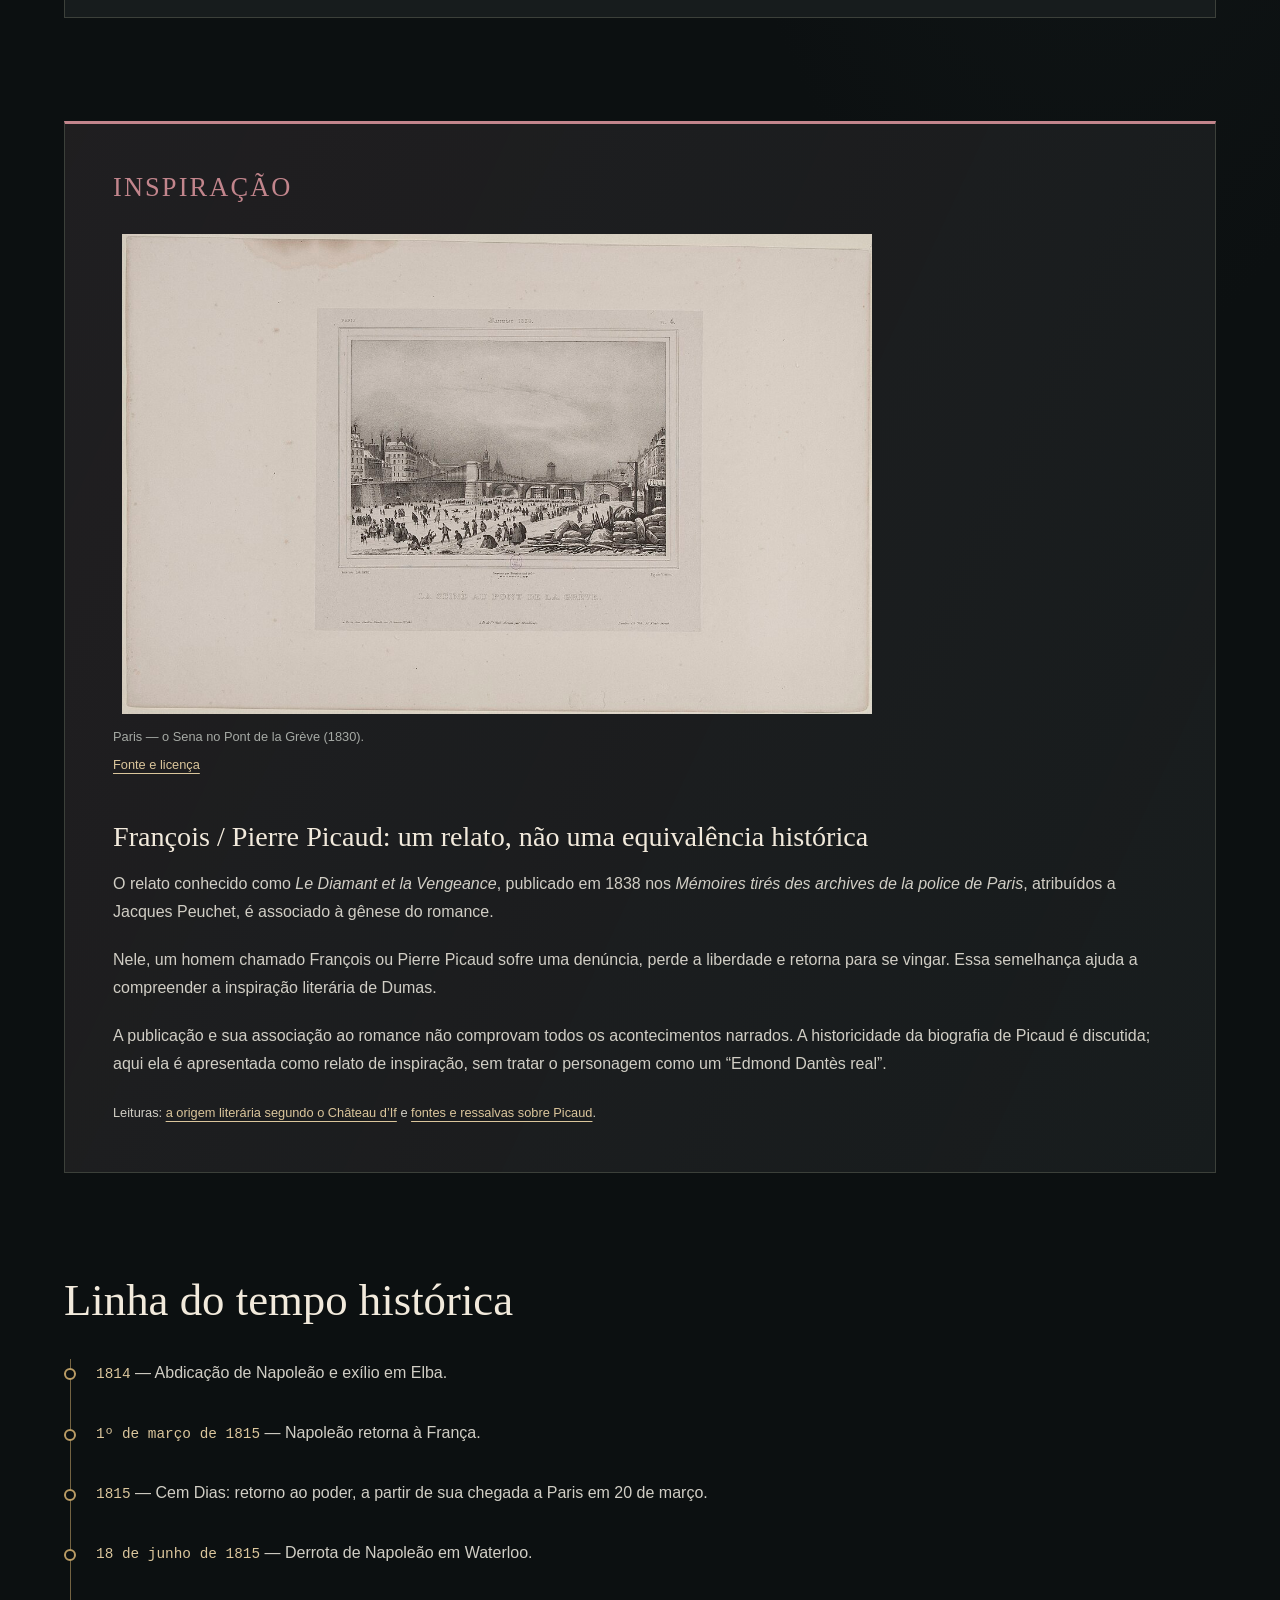
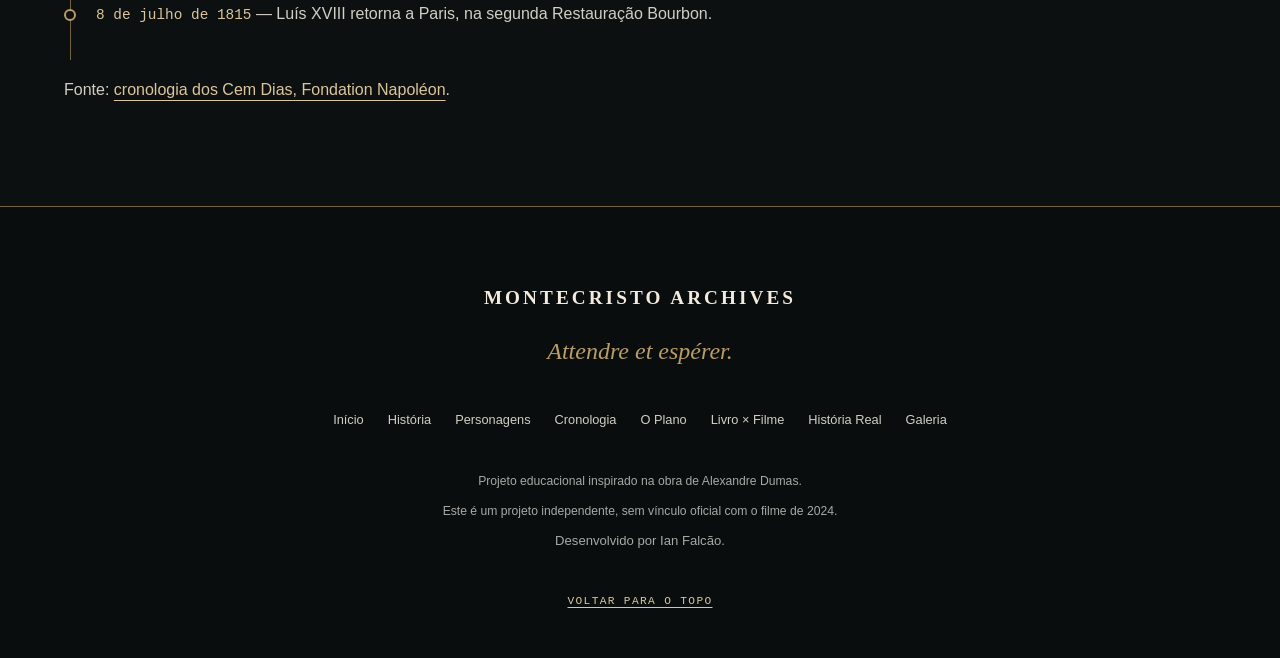
<file: html/main/historia-real.html>
<!DOCTYPE html>
<html lang="pt-BR">
<head>
    <meta charset="UTF-8">
    <meta name="viewport" content="width=device-width, initial-scale=1.0">
    <meta name="author" content="Ian Falcao">
    <meta name="description" content="Diferencie o contexto histórico, os personagens ficcionais e o relato de inspiração de Picaud.">
    <title>História × Ficção | MonteCristo Archives</title>
    <link rel="stylesheet" href="../../css/style.css">
    <script src="../../js/main.js" defer></script>
</head>
<body id="top">
    <a class="skip-link" href="#conteudo">Pular para o conteúdo</a>

    <header class="site-header">
        <a class="site-logo" href="../../index.html" aria-label="MonteCristo Archives — Início">
            <span>MONTECRISTO</span><br>
            <span>ARCHIVES</span>
        </a>
        <button type="button" class="menu-toggle" data-menu-toggle
                aria-controls="menu-principal" aria-expanded="true" hidden>
            Menu principal
        </button>
        <nav id="menu-principal" aria-label="Navegação principal">
            <ul>
                <li><a href="../../index.html">Início</a></li>
                <li><a href="historia.html">História</a></li>
                <li><a href="personagens.html">Personagens</a></li>
                <li><a href="timeline.html">Cronologia</a></li>
                <li><a href="vinganca.html">O Plano</a></li>
                <li><a href="livro-filme.html">Livro × Filme</a></li>
                <li><a href="historia-real.html" aria-current="page">História Real</a></li>
                <li><a href="galeria.html">Galeria</a></li>
            </ul>
        </nav>
    </header>

    <main id="conteudo" tabindex="-1">
        <header class="page-intro">
            <p>Arquivo 06 · Contexto e documentação</p>
            <h1>HISTÓRIA × FICÇÃO</h1>
            <p>Um lugar pode existir sem que os acontecimentos do romance tenham ocorrido nele.</p>

        </header>

        <nav aria-label="Categorias do contexto">
            <ul>
                <li><a href="#historia">História</a></li>
                <li><a href="#ficcao">Ficção</a></li>
                <li><a href="#inspiracao">Inspiração</a></li>
            </ul>
        </nav>
        <fieldset class="filters" data-context-filters disabled>
            <legend>Filtrar o contexto</legend>
            <button type="button" data-filter="todos" aria-controls="historia ficcao inspiracao" aria-pressed="true">Todos</button>
            <button type="button" data-filter="historia" aria-controls="historia ficcao inspiracao" aria-pressed="false">História</button>
            <button type="button" data-filter="ficcao" aria-controls="historia ficcao inspiracao" aria-pressed="false">Ficção</button>
            <button type="button" data-filter="inspiracao" aria-controls="historia ficcao inspiracao" aria-pressed="false">Inspiração</button>
        </fieldset>
        <p role="status" data-context-status>3 categorias disponíveis</p>
        <section id="historia" data-category="historia" aria-labelledby="historia-titulo">
            <h2 id="historia-titulo">HISTÓRIA</h2>
            <div class="context-images">
                <figure class="archive-illustration">
                    <img src="../../img/napoleao-abdicacao-1815.jpg" alt="Primeira página manuscrita em francês da declaração de abdicação de Napoleão, datada de 22 de junho de 1815, com selo vermelho." width="2521" height="3849" loading="lazy" decoding="async">
                    <figcaption>Abdicação de Napoleão — 22 de junho de 1815. <a class="image-credit" href="galeria.html#credito-documentos">Fonte e licença</a></figcaption>
                </figure>
                <figure class="archive-illustration">
                    <img src="../../img/elba-portoferraio.jpg" alt="Portoferraio, na ilha de Elba, com casario colorido, fortificações e embarcações na baía." width="2559" height="634" loading="lazy" decoding="async">
                    <figcaption>Elba — panorama de Portoferraio (2009). <a class="image-credit" href="galeria.html#credito-elba">Fonte e licença</a></figcaption>
                </figure>
            </div>
            <dl>
                <dt>Napoleão Bonaparte</dt>
                <dd>Imperador francês cuja queda e breve retorno ao poder moldam o cenário político de 1815.</dd>
                <dt>Ilha de Elba</dt>
                <dd>Ilha italiana onde Napoleão viveu seu primeiro exílio, entre 1814 e 1815.</dd>
                <dt>Cem Dias</dt>
                <dd>Nome dado ao período do retorno de Napoleão ao poder em 1815, antes da segunda restauração monárquica.</dd>
                <dt>Waterloo</dt>
                <dd>Batalha de 18 de junho de 1815, decisiva para a derrota final de Napoleão.</dd>
                <dt>Luís XVIII</dt>
                <dd>Rei da dinastia Bourbon, restaurado em 1814 e novamente em 1815.</dd>
                <dt>Restauração Bourbon</dt>
                <dd>Retorno da monarquia Bourbon após a queda de Napoleão, interrompido pelos Cem Dias.</dd>
                <dt>Bonapartistas</dt>
                <dd>Partidários de Napoleão e de sua causa; no romance, a acusação de bonapartismo é usada contra Edmond.</dd>
                <dt>Château d’If</dt>
                <dd>Fortaleza e antiga prisão diante de Marselha. O encarceramento de Edmond e Faria pertence à ficção.</dd>
                <dt>Marselha</dt>
                <dd>Cidade portuária francesa do Mediterrâneo, escolhida por Dumas como ponto de partida do romance.</dd>
                <dt>Ilha de Montecristo</dt>
                <dd>Ilha real do arquipélago toscano. Sua existência não comprova o tesouro dos Spada.</dd>
            </dl>
            <p>Referências: <a href="https://www.napoleon.org/histoire-des-2-empires/dossiers-thematiques/1814-1815-delbe-a-waterloo/">Fondation Napoléon</a>, <a href="https://www.chateau-if.fr/decouvrir/histoire-du-chateau-d-if">Centre des monuments nationaux</a> e <a href="https://www.museiarcipelago.it/localita/montecristo/">Musei dell’Arcipelago Toscano</a>.</p>
        </section>
        <section id="ficcao" data-category="ficcao" aria-labelledby="ficcao-titulo">
            <h2 id="ficcao-titulo">FICÇÃO</h2>
                <figure class="archive-illustration">
                    <img src="../../img/gruta-tesouro.jpg" alt="Gravura de Edmond explorando uma gruta rochosa, com um braço erguido junto à parede." width="588" height="708" loading="lazy" decoding="async">
                    <figcaption>A gruta do tesouro — ilustração do romance. <a class="image-credit" href="galeria.html#credito-gravuras">Fonte e licença</a></figcaption>
                </figure>
            <dl>
                <dt>Edmond Dantès</dt>
                <dd>Protagonista inventado por Dumas, não um preso histórico comprovado do Château d’If.</dd>
                <dt>Mercédès</dt>
                <dd>Personagem que encarna o amor perdido e as escolhas possíveis depois da ausência.</dd>
                <dt>Fernand Mondego</dt>
                <dd>Personagem ficcional ligado à traição contra Edmond.</dd>
                <dt>Tesouro dos Spada</dt>
                <dd>Fortuna do enredo que torna possível a transformação material do herói.</dd>
                <dt>Conde de Monte Cristo</dt>
                <dd>Identidade assumida por Edmond; não deve ser confundida com uma biografia histórica.</dd>
            </dl>
            <p><a href="https://www.chateau-if.fr/decouvrir/alexandre-dumas-et-le-chateau-d-if">Dumas e a construção da lenda do Château d’If</a>.</p>
        </section>
        <section id="inspiracao" data-category="inspiracao" aria-labelledby="inspiracao-titulo">
            <h2 id="inspiracao-titulo">INSPIRAÇÃO</h2>
                <figure class="archive-illustration">
                    <img src="../../img/paris-seine-1830.jpg" alt="Litografia de Paris com uma multidão sobre o Sena congelado, uma ponte e edifícios ao fundo." width="1280" height="819" loading="lazy" decoding="async">
                    <figcaption>Paris — o Sena no Pont de la Grève (1830). <a class="image-credit" href="galeria.html#credito-paris">Fonte e licença</a></figcaption>
                </figure>
            <h3>François / Pierre Picaud: um relato, não uma equivalência histórica</h3>
            <p>O relato conhecido como <cite>Le Diamant et la Vengeance</cite>, publicado em 1838 nos <cite>Mémoires tirés des archives de la police de Paris</cite>, atribuídos a Jacques Peuchet, é associado à gênese do romance.</p>
            <p>Nele, um homem chamado François ou Pierre Picaud sofre uma denúncia, perde a liberdade e retorna para se vingar. Essa semelhança ajuda a compreender a inspiração literária de Dumas.</p>
            <p>A publicação e sua associação ao romance não comprovam todos os acontecimentos narrados. A historicidade da biografia de Picaud é discutida; aqui ela é apresentada como relato de inspiração, sem tratar o personagem como um “Edmond Dantès real”.</p>
            <p>Leituras: <a href="https://www.chateau-if.fr/decouvrir/alexandre-dumas-et-le-chateau-d-if">a origem literária segundo o Château d’If</a> e <a href="https://fr.wikipedia.org/wiki/Pierre_Picaud">fontes e ressalvas sobre Picaud</a>.</p>
        </section>
        <section aria-labelledby="timeline-historica-titulo">
            <h2 id="timeline-historica-titulo">Linha do tempo histórica</h2>
            <ol class="timeline historical-timeline">
                <li><time datetime="1814">1814</time> — Abdicação de Napoleão e exílio em Elba.</li>
                <li><time datetime="1815-03-01">1º de março de 1815</time> — Napoleão retorna à França.</li>
                <li><time datetime="1815">1815</time> — Cem Dias: retorno ao poder, a partir de sua chegada a Paris em 20 de março.</li>
                <li><time datetime="1815-06-18">18 de junho de 1815</time> — Derrota de Napoleão em Waterloo.</li>
                <li><time datetime="1815-07-08">8 de julho de 1815</time> — Luís XVIII retorna a Paris, na segunda Restauração Bourbon.</li>
            </ol>
            <p>Fonte: <a href="https://www.napoleon.org/histoire-des-2-empires/chronologies/fevrier-juillet-pendant-les-cent-jours">cronologia dos Cem Dias, Fondation Napoléon</a>.</p>
        </section>
    </main>

    <!-- Rodapé compartilhado por todas as páginas. -->
    <footer class="site-footer">
        <p><strong>MONTECRISTO ARCHIVES</strong></p>
        <p lang="fr">Attendre et espérer.</p>
        <nav aria-label="Links rápidos">
            <ul>
                <li><a href="../../index.html">Início</a></li>
                <li><a href="historia.html">História</a></li>
                <li><a href="personagens.html">Personagens</a></li>
                <li><a href="timeline.html">Cronologia</a></li>
                <li><a href="vinganca.html">O Plano</a></li>
                <li><a href="livro-filme.html">Livro × Filme</a></li>
                <li><a href="historia-real.html">História Real</a></li>
                <li><a href="galeria.html">Galeria</a></li>
            </ul>
        </nav>
        <p>Projeto educacional inspirado na obra de Alexandre Dumas.</p>
        <p>Este é um projeto independente, sem vínculo oficial com o filme de 2024.</p>
        <p><small>Desenvolvido por Ian Falcão.</small></p>
        <a href="#top">Voltar para o topo</a>
    </footer>
</body>
</html>
</file>
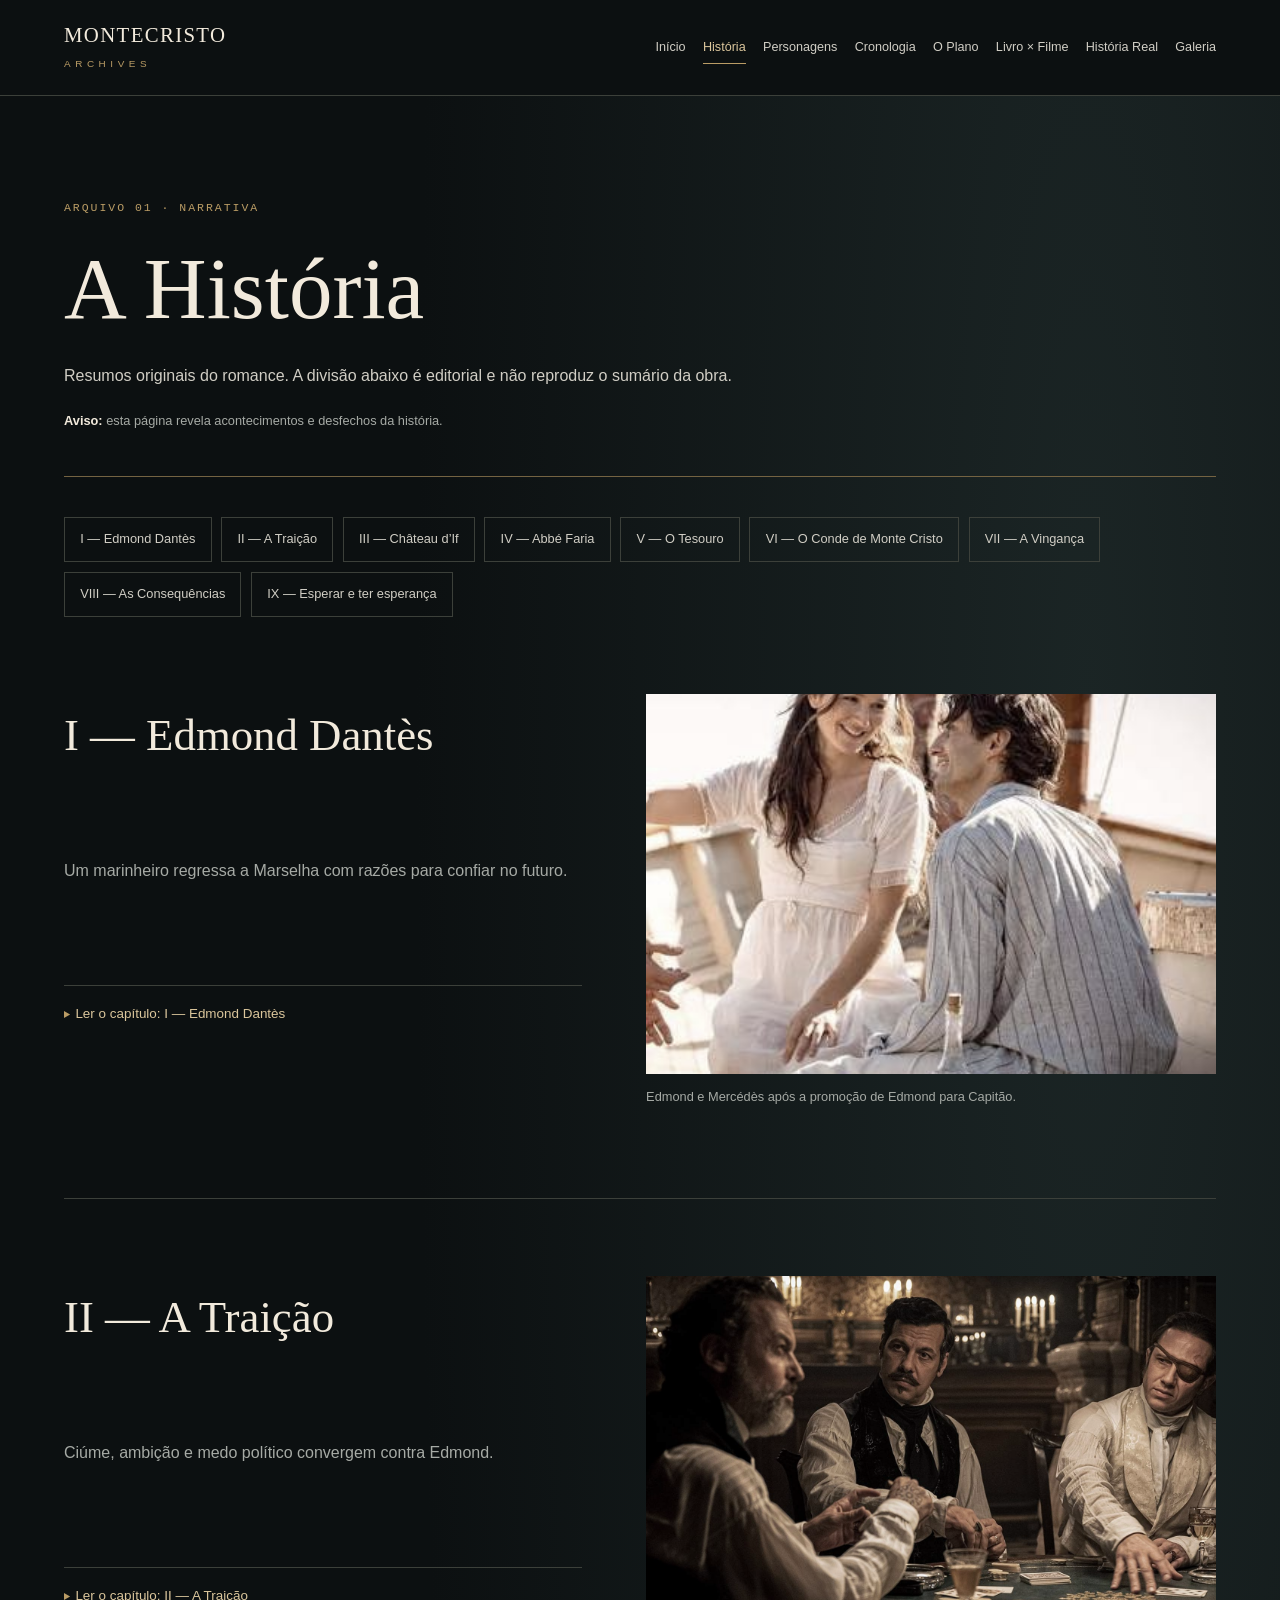
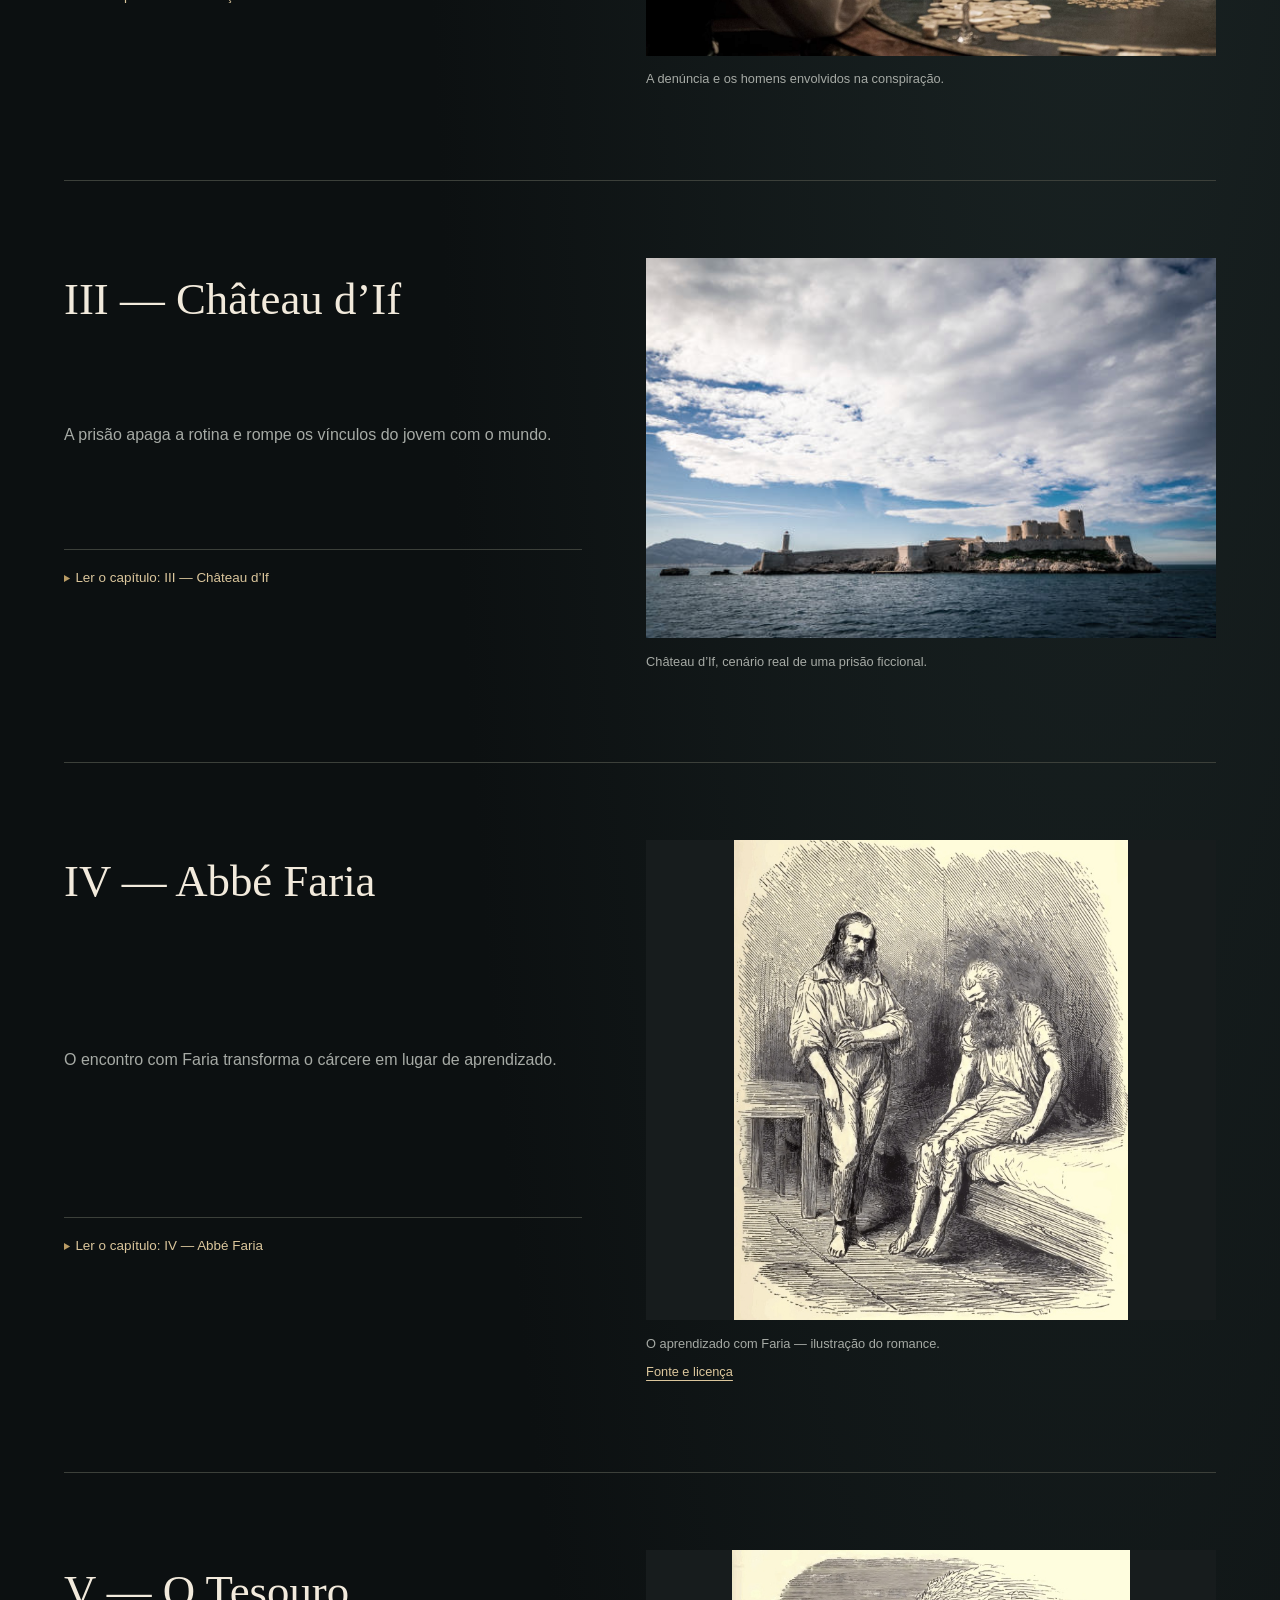
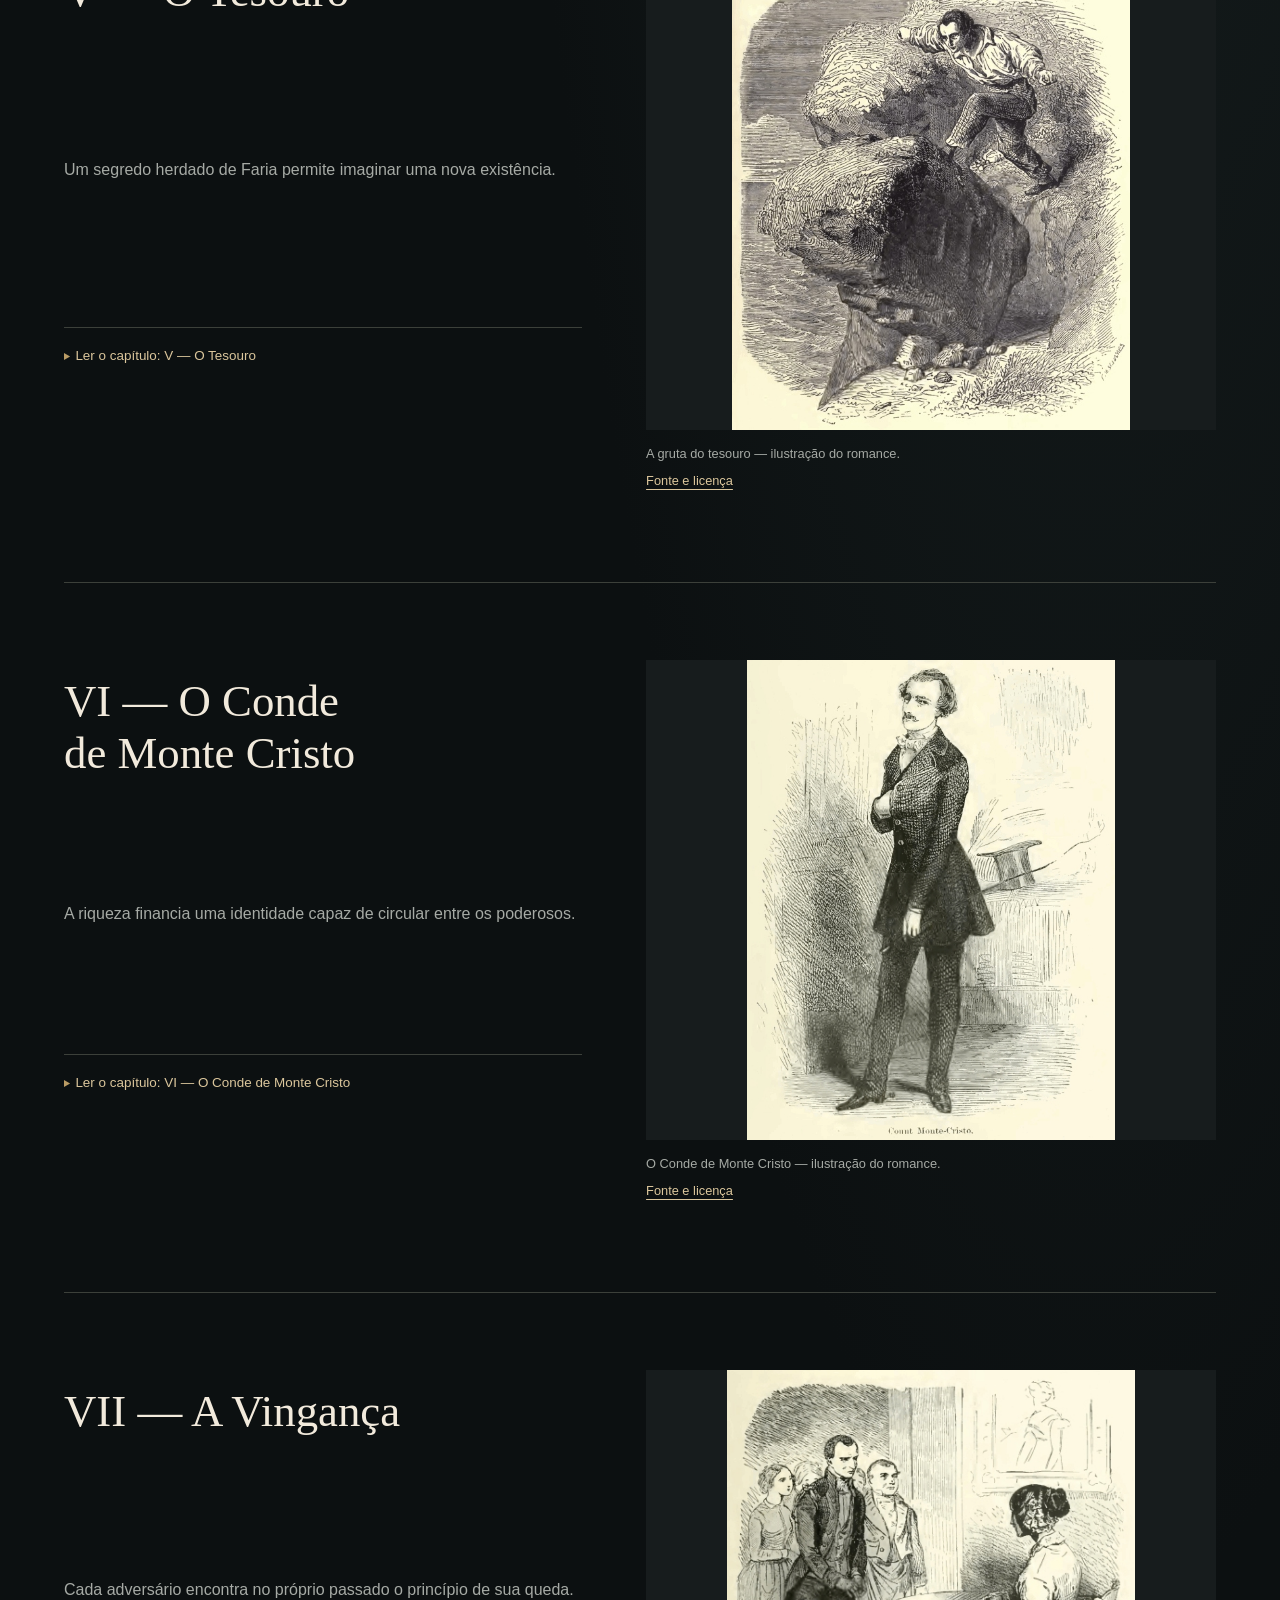
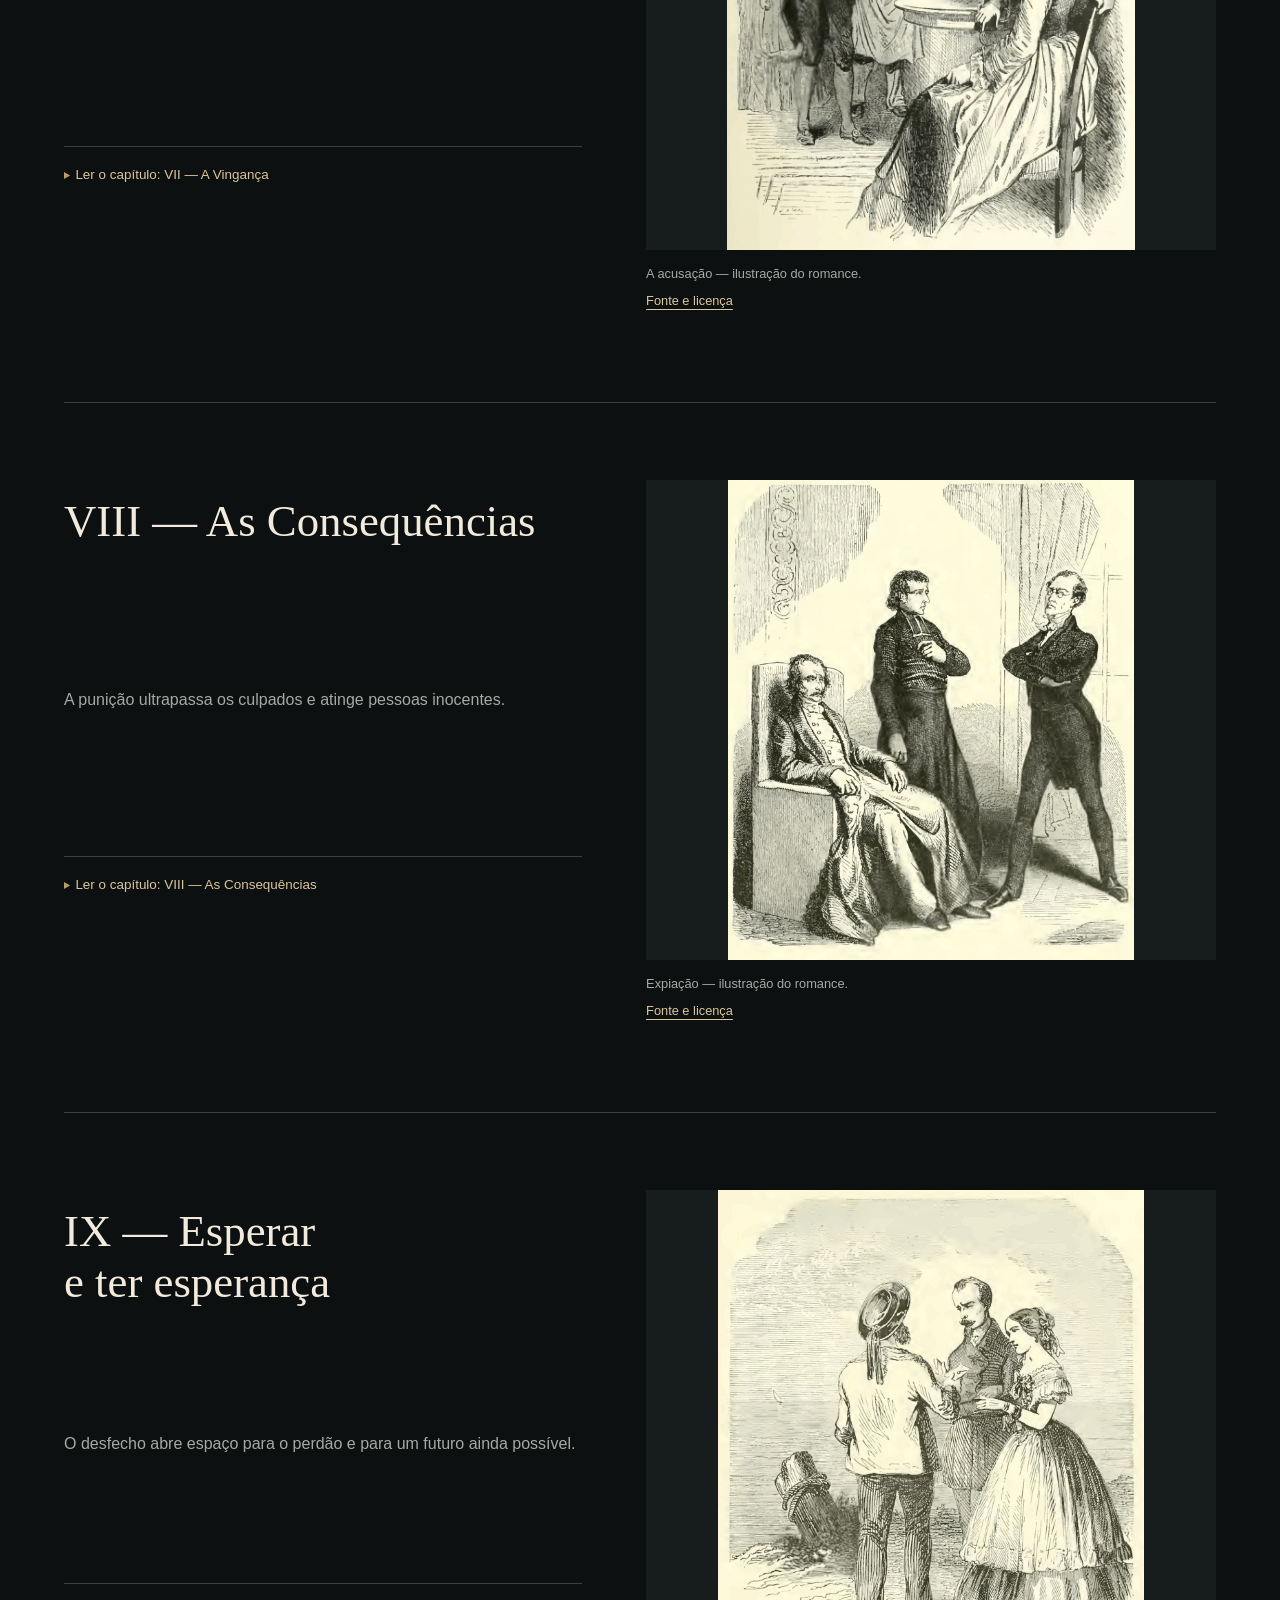
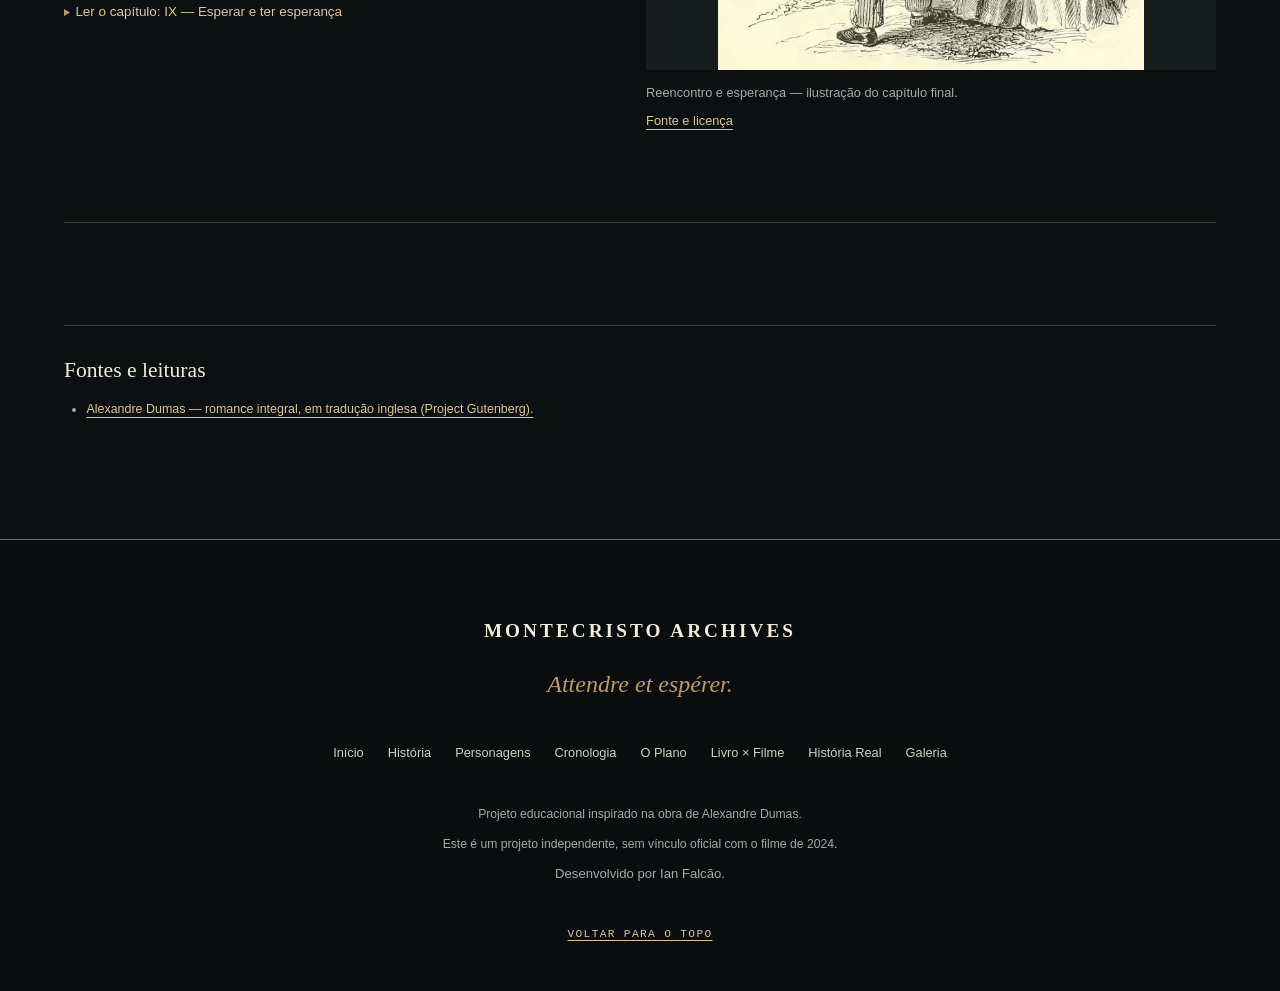
<file: html/main/historia.html>
<!DOCTYPE html>
<html lang="pt-BR">
<head>
    <meta charset="UTF-8">
    <meta name="viewport" content="width=device-width, initial-scale=1.0">
    <meta name="author" content="Ian Falcao">
    <meta name="description" content="A trajetória de Edmond Dantès em nove capítulos com resumos originais.">
    <title>A História | MonteCristo Archives</title>
    <link rel="stylesheet" href="../../css/style.css">
    <script src="../../js/main.js" defer></script>
</head>
<body id="top">
    <a class="skip-link" href="#conteudo">Pular para o conteúdo</a>

    <header class="site-header">
        <a class="site-logo" href="../../index.html" aria-label="MonteCristo Archives — Início">
            <span>MONTECRISTO</span><br>
            <span>ARCHIVES</span>
        </a>
        <button type="button" class="menu-toggle" data-menu-toggle
                aria-controls="menu-principal" aria-expanded="true" hidden>
            Menu principal
        </button>
        <nav id="menu-principal" aria-label="Navegação principal">
            <ul>
                <li><a href="../../index.html">Início</a></li>
                <li><a href="historia.html" aria-current="page">História</a></li>
                <li><a href="personagens.html">Personagens</a></li>
                <li><a href="timeline.html">Cronologia</a></li>
                <li><a href="vinganca.html">O Plano</a></li>
                <li><a href="livro-filme.html">Livro × Filme</a></li>
                <li><a href="historia-real.html">História Real</a></li>
                <li><a href="galeria.html">Galeria</a></li>
            </ul>
        </nav>
    </header>

    <main id="conteudo" tabindex="-1">
        <header class="page-intro">
            <p>Arquivo 01 · Narrativa</p>
            <h1>A História</h1>
            <p>Resumos originais do romance. A divisão abaixo é editorial e não reproduz o sumário da obra.</p>
            <p><strong>Aviso:</strong> esta página revela acontecimentos e desfechos da história.</p>
        </header>

        <nav aria-label="Capítulos desta página">
            <ol>
                <li><a href="#edmond">I — Edmond Dantès</a></li>
                <li><a href="#traicao">II — A Traição</a></li>
                <li><a href="#chateau">III — Château d’If</a></li>
                <li><a href="#faria">IV — Abbé Faria</a></li>
                <li><a href="#tesouro">V — O Tesouro</a></li>
                <li><a href="#conde">VI — O Conde de Monte Cristo</a></li>
                <li><a href="#vinganca">VII — A Vingança</a></li>
                <li><a href="#consequencias">VIII — As Consequências</a></li>
                <li><a href="#esperanca">IX — Esperar e ter esperança</a></li>
            </ol>
        </nav>

        <!-- details e summary permitem expandir os capítulos sem JavaScript. -->
        <article id="edmond" class="chapter" data-chapter="edmond">
            <h2>I — Edmond Dantès</h2>
            <p>Um marinheiro regressa a Marselha com razões para confiar no futuro.</p>
            <figure>
                <img src="../../img/edmond_mercedes.jpeg" alt="Edmond e Mercédès" width="391" height="511" loading="lazy" decoding="async">
                <figcaption>Edmond e Mercédès após a promoção de Edmond para Capitão.</figcaption>
            </figure>
            <details data-expandable>
                <summary>Ler o capítulo: I — Edmond Dantès</summary>
                <p>O trabalho a bordo do Pharaon e o apoio de Monsieur Morrel aproximam Edmond do comando do navio. Ao lado de Mercédès e de seu pai, ele imagina uma felicidade simples, sem perceber os ressentimentos ao redor.</p>
            </details>
        </article>

        <article id="traicao" class="chapter" data-chapter="traicao">
            <h2>II — A Traição</h2>
            <p>Ciúme, ambição e medo político convergem contra Edmond.</p>
            <figure>
                <img src="../../img/traicao.jpg" alt="Os homens envolvidos" width="1920" height="1008" loading="lazy" decoding="async">
                <figcaption>A denúncia e os homens envolvidos na conspiração.</figcaption>
            </figure>
            <details data-expandable>
                <summary>Ler o capítulo: II — A Traição</summary>
                <p>Danglars redige a denúncia e Fernand a encaminha. Ao descobrir que a carta levada por Edmond envolve seu próprio pai, Noirtier, Villefort prefere proteger a carreira a reconhecer a inocência do prisioneiro.</p>
            </details>
        </article>

        <article id="chateau" class="chapter" data-chapter="chateau">
            <h2>III — Château d’If</h2>
            <p>A prisão apaga a rotina e rompe os vínculos do jovem com o mundo.</p>
            <figure>
                <img src="../../img/castle_chateue.jpg" alt="Fortaleza do Château d’If sobre uma ilha rochosa, cercada pelo mar." width="612" height="408" loading="lazy">
                <figcaption>Château d’If, cenário real de uma prisão ficcional.</figcaption>
            </figure>
            <details data-expandable>
                <summary>Ler o capítulo: III — Château d’If</summary>
                <p>Sem julgamento que lhe permita se defender, Edmond perde a esperança de ser ouvido. O isolamento no Château d’If torna o tempo uma experiência de abandono, até que ruídos na parede anunciam outro prisioneiro.</p>
            </details>
        </article>

        <article id="faria" class="chapter" data-chapter="faria">
            <h2>IV — Abbé Faria</h2>
            <p>O encontro com Faria transforma o cárcere em lugar de aprendizado.</p>
            <figure class="archive-illustration">
                <img src="../../img/educacao-faria.jpg" alt="Gravura dos dois prisioneiros em uma cela: um está sentado, enquanto o outro permanece em pé." width="568" height="692" loading="lazy" decoding="async">
                <figcaption>O aprendizado com Faria — ilustração do romance. <a class="image-credit" href="galeria.html#credito-gravuras">Fonte e licença</a></figcaption>
            </figure>
            <details data-expandable>
                <summary>Ler o capítulo: IV — Abbé Faria</summary>
                <p>O abade compartilha línguas, história e conhecimentos científicos. Também ajuda Edmond a compreender a trama que o condenou. A amizade devolve um sentido à vida, mas a descoberta dos culpados alimenta a vontade de vingança.</p>
            </details>
        </article>

        <article id="tesouro" class="chapter" data-chapter="tesouro">
            <h2>V — O Tesouro</h2>
            <p>Um segredo herdado de Faria permite imaginar uma nova existência.</p>
            <figure class="archive-illustration">
                <img src="../../img/gruta-tesouro.jpg" alt="Gravura de Edmond explorando uma gruta rochosa, com um braço erguido junto à parede." width="588" height="708" loading="lazy" decoding="async">
                <figcaption>A gruta do tesouro — ilustração do romance. <a class="image-credit" href="galeria.html#credito-gravuras">Fonte e licença</a></figcaption>
            </figure>
            <details data-expandable>
                <summary>Ler o capítulo: V — O Tesouro</summary>
                <p>Após a morte do abade, Edmond escapa ocupando seu lugar no saco funerário lançado ao mar. Livre, chega à ilha de Montecristo e encontra a fortuna dos Spada indicada pelo amigo.</p>
            </details>
        </article>

        <article id="conde" class="chapter" data-chapter="conde">
            <h2>VI — O Conde de Monte Cristo</h2>
            <p>A riqueza financia uma identidade capaz de circular entre os poderosos.</p>
            <figure class="archive-illustration">
                <img src="../../img/conde-gravura.jpg" alt="Gravura do conde de pé, com casaco elegante e bengala, ao lado de uma mesa com cartola." width="545" height="710" loading="lazy" decoding="async">
                <figcaption>O Conde de Monte Cristo — ilustração do romance. <a class="image-credit" href="galeria.html#credito-gravuras">Fonte e licença</a></figcaption>
            </figure>
            <details data-expandable>
                <summary>Ler o capítulo: VI — O Conde de Monte Cristo</summary>
                <p>Edmond observa o destino de antigos amigos e inimigos. Recompensa a lealdade dos Morrel e assume diferentes nomes para agir sem ser reconhecido. O conde transforma informação, tempo e dinheiro em instrumentos de influência.</p>
            </details>
        </article>

        <article id="vinganca" class="chapter" data-chapter="vinganca">
            <h2>VII — A Vingança</h2>
            <p>Cada adversário encontra no próprio passado o princípio de sua queda.</p>
            <figure class="archive-illustration">
                <img src="../../img/acusacao-gravura.jpg" alt="Gravura de uma mulher sentada diante de homens em um salão, na ilustração do capítulo A acusação." width="440" height="518" loading="lazy" decoding="async">
                <figcaption>A acusação — ilustração do romance. <a class="image-credit" href="galeria.html#credito-gravuras">Fonte e licença</a></figcaption>
            </figure>
            <details data-expandable>
                <summary>Ler o capítulo: VII — A Vingança</summary>
                <p>A reputação de Fernand, os negócios de Danglars e os segredos de Villefort tornam-se pontos de pressão. Monte Cristo organiza encontros e revelações, acreditando poder administrar a justiça com precisão.</p>
            </details>
        </article>

        <article id="consequencias" class="chapter" data-chapter="consequencias">
            <h2>VIII — As Consequências</h2>
            <p>A punição ultrapassa os culpados e atinge pessoas inocentes.</p>
            <figure class="archive-illustration">
                <img src="../../img/consequencias-gravura.jpg" alt="Gravura de três homens em um aposento: um sentado e dois em pé, na ilustração do capítulo Expiação." width="594" height="701" loading="lazy" decoding="async">
                <figcaption>Expiação — ilustração do romance. <a class="image-credit" href="galeria.html#credito-gravuras">Fonte e licença</a></figcaption>
            </figure>
            <details data-expandable>
                <summary>Ler o capítulo: VIII — As Consequências</summary>
                <p>A morte do pequeno Édouard, filho de Villefort, confronta o conde com o alcance de suas intervenções. O sofrimento que produz o obriga a duvidar de seu direito de decidir sozinho o destino dos outros.</p>
            </details>
        </article>

        <article id="esperanca" class="chapter" data-chapter="esperanca">
            <h2>IX — Esperar e ter esperança</h2>
            <p>O desfecho abre espaço para o perdão e para um futuro ainda possível.</p>
            <figure class="archive-illustration">
                <img src="../../img/esperanca-gravura.jpg" alt="Gravura de um casal junto ao mar recebendo uma carta de um homem que segura o chapéu." width="618" height="696" loading="lazy" decoding="async">
                <figcaption>Reencontro e esperança — ilustração do capítulo final. <a class="image-credit" href="galeria.html#credito-gravuras">Fonte e licença</a></figcaption>
            </figure>
            <details data-expandable>
                <summary>Ler o capítulo: IX — Esperar e ter esperança</summary>
                <p>Valentine e Maximilien se reencontram. Edmond poupa Danglars e parte com Haydée, deixando aos jovens uma mensagem de paciência e esperança. A conclusão recoloca a vida para além do cálculo da vingança.</p>
            </details>
        </article>

        <aside class="sources" aria-labelledby="fontes-titulo">
            <h2 id="fontes-titulo">Fontes e leituras</h2>
            <ul>
                <li><a href="https://www.gutenberg.org/files/1184/1184-h/1184-h.htm">Alexandre Dumas — romance integral, em tradução inglesa (Project Gutenberg).</a></li>
            </ul>
        </aside>
    </main>

    <!-- Rodapé compartilhado por todas as páginas. -->
    <footer class="site-footer">
        <p><strong>MONTECRISTO ARCHIVES</strong></p>
        <p lang="fr">Attendre et espérer.</p>
        <nav aria-label="Links rápidos">
            <ul>
                <li><a href="../../index.html">Início</a></li>
                <li><a href="historia.html">História</a></li>
                <li><a href="personagens.html">Personagens</a></li>
                <li><a href="timeline.html">Cronologia</a></li>
                <li><a href="vinganca.html">O Plano</a></li>
                <li><a href="livro-filme.html">Livro × Filme</a></li>
                <li><a href="historia-real.html">História Real</a></li>
                <li><a href="galeria.html">Galeria</a></li>
            </ul>
        </nav>
        <p>Projeto educacional inspirado na obra de Alexandre Dumas.</p>
        <p>Este é um projeto independente, sem vínculo oficial com o filme de 2024.</p>
        <p><small>Desenvolvido por Ian Falcão.</small></p>
        <a href="#top">Voltar para o topo</a>
    </footer>
</body>
</html>
</file>
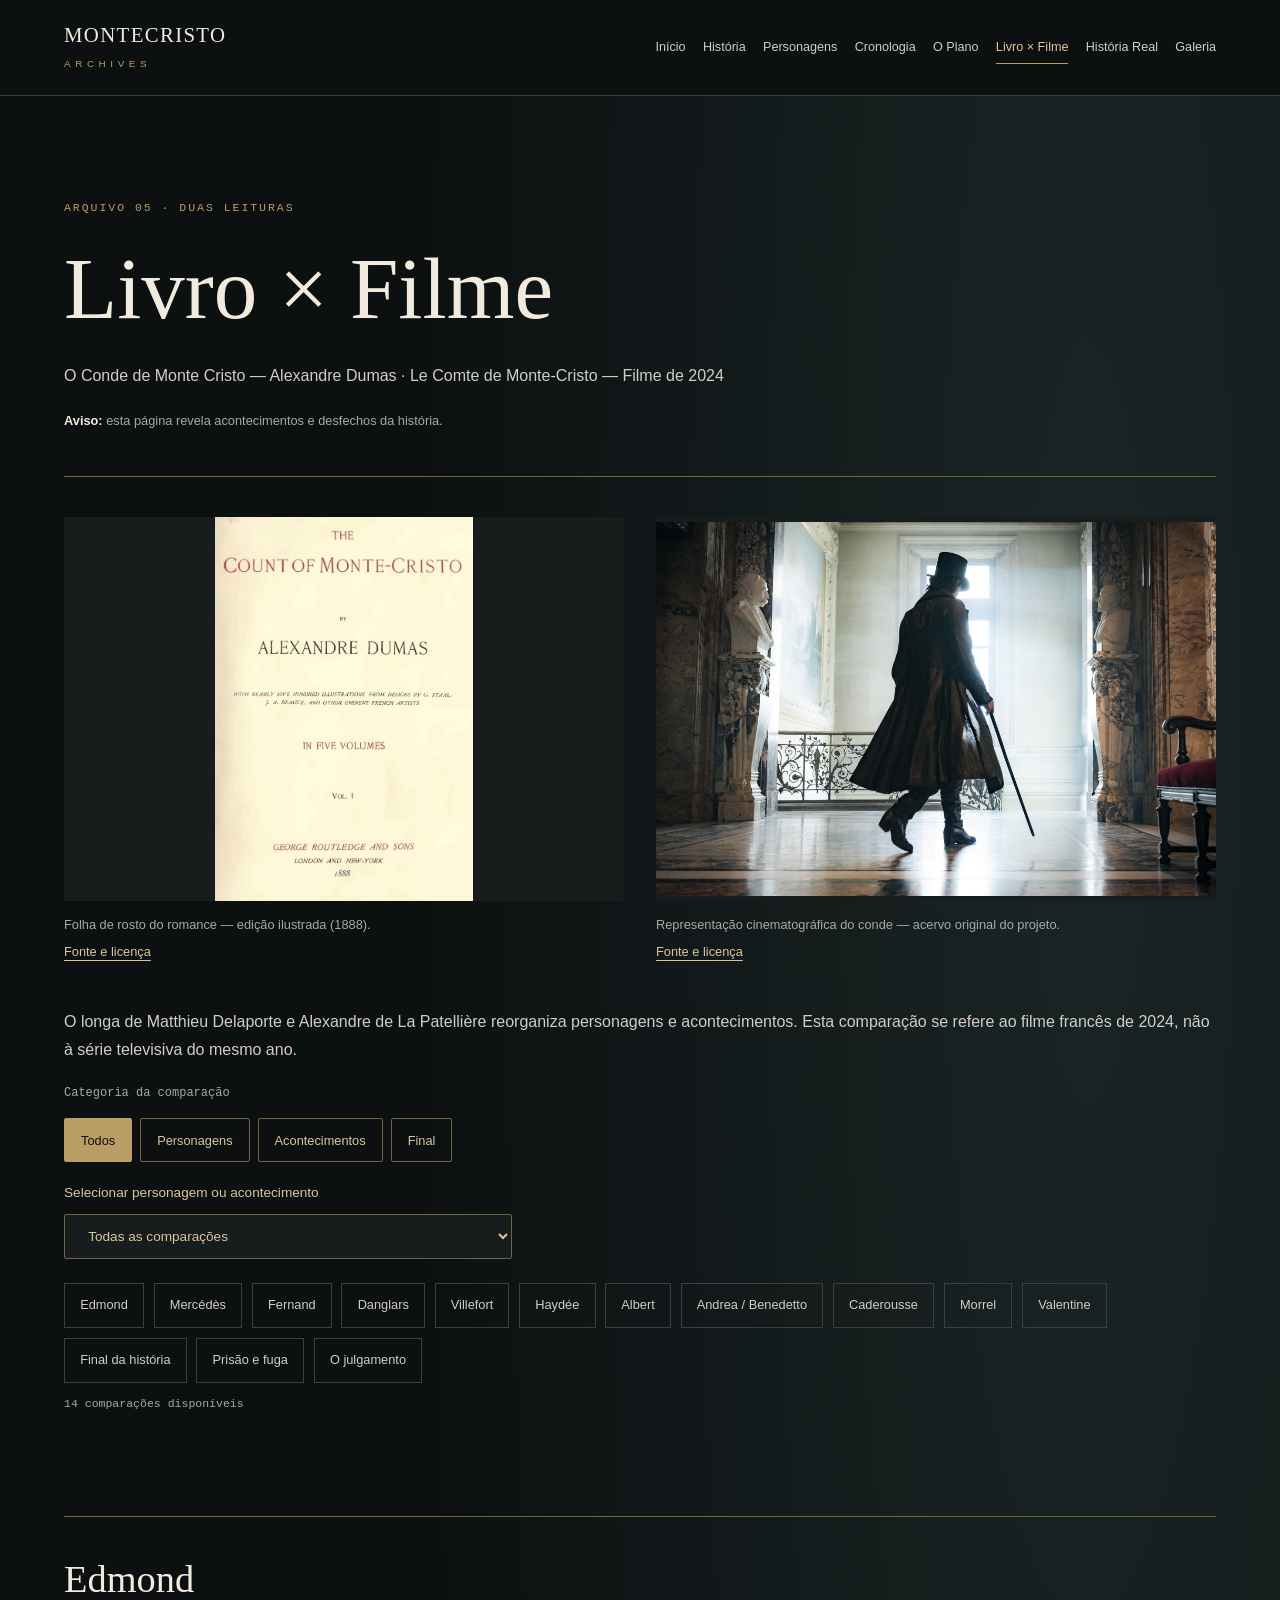
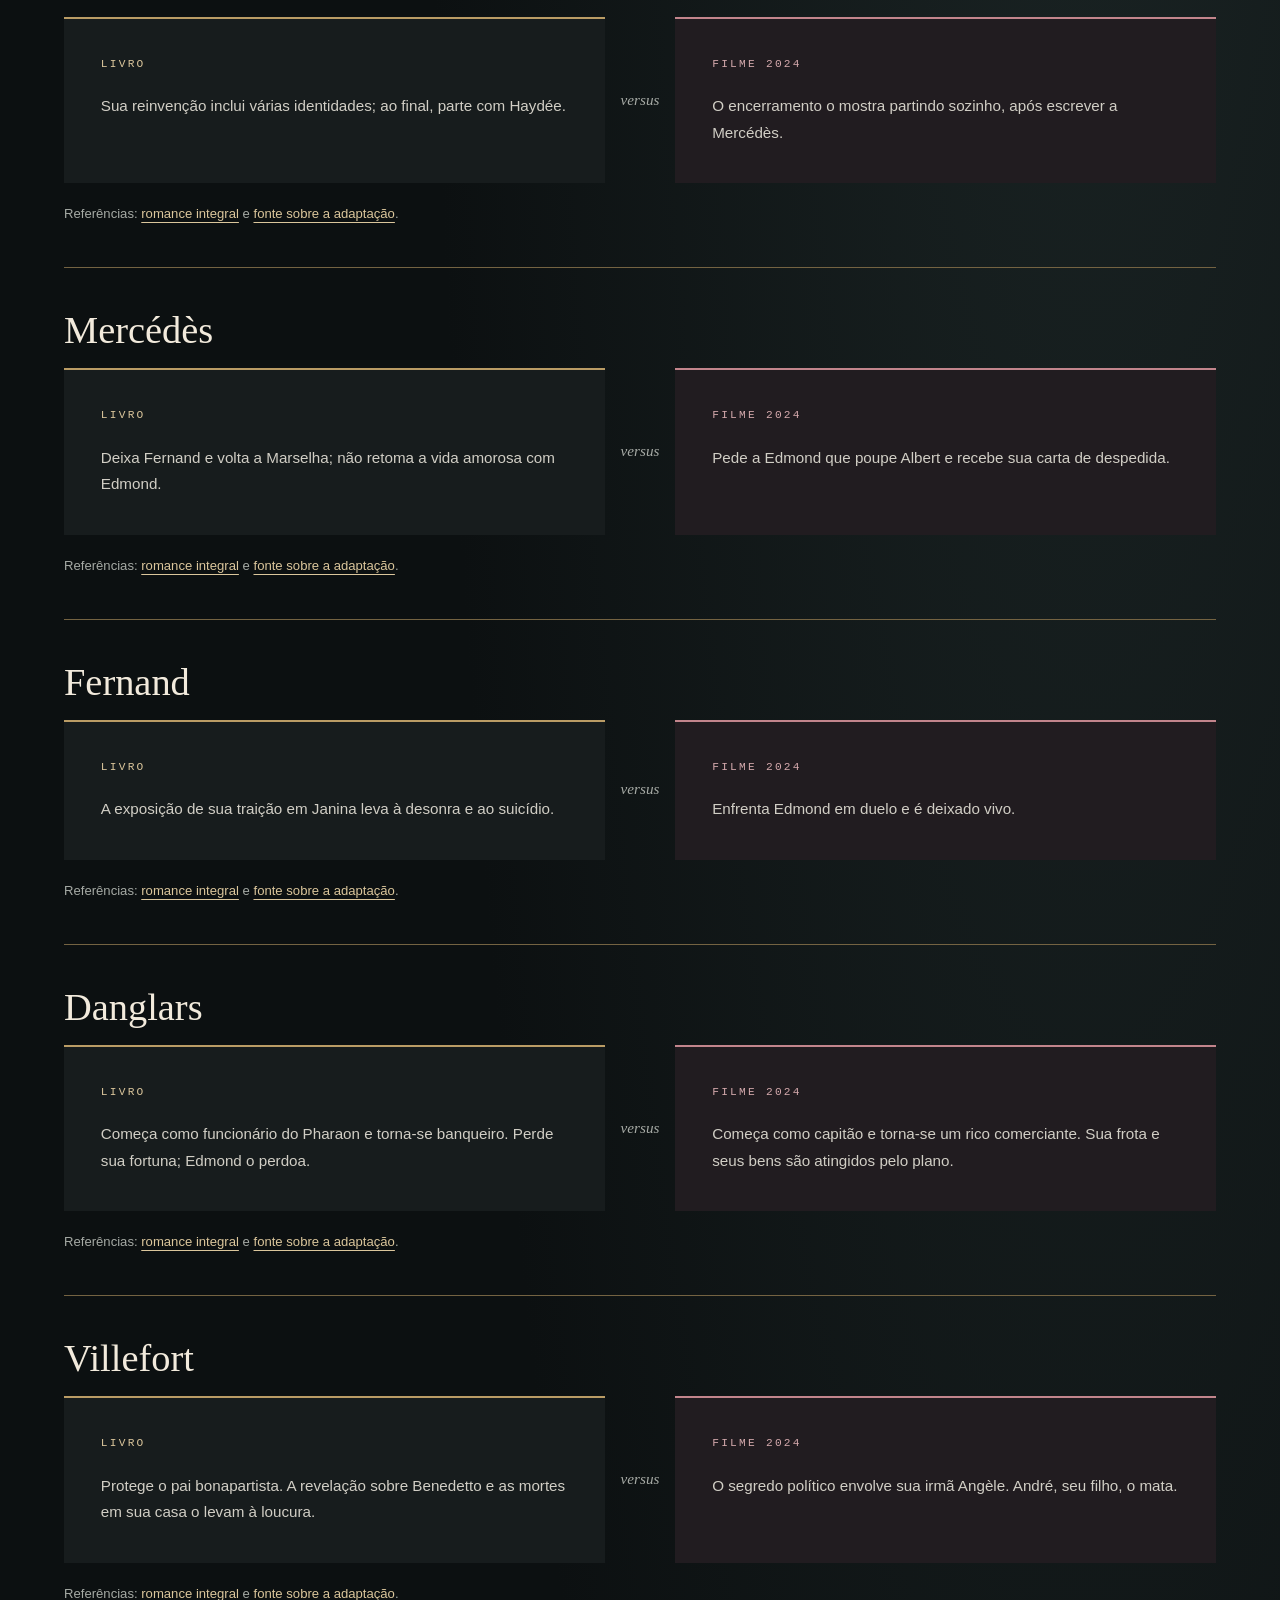
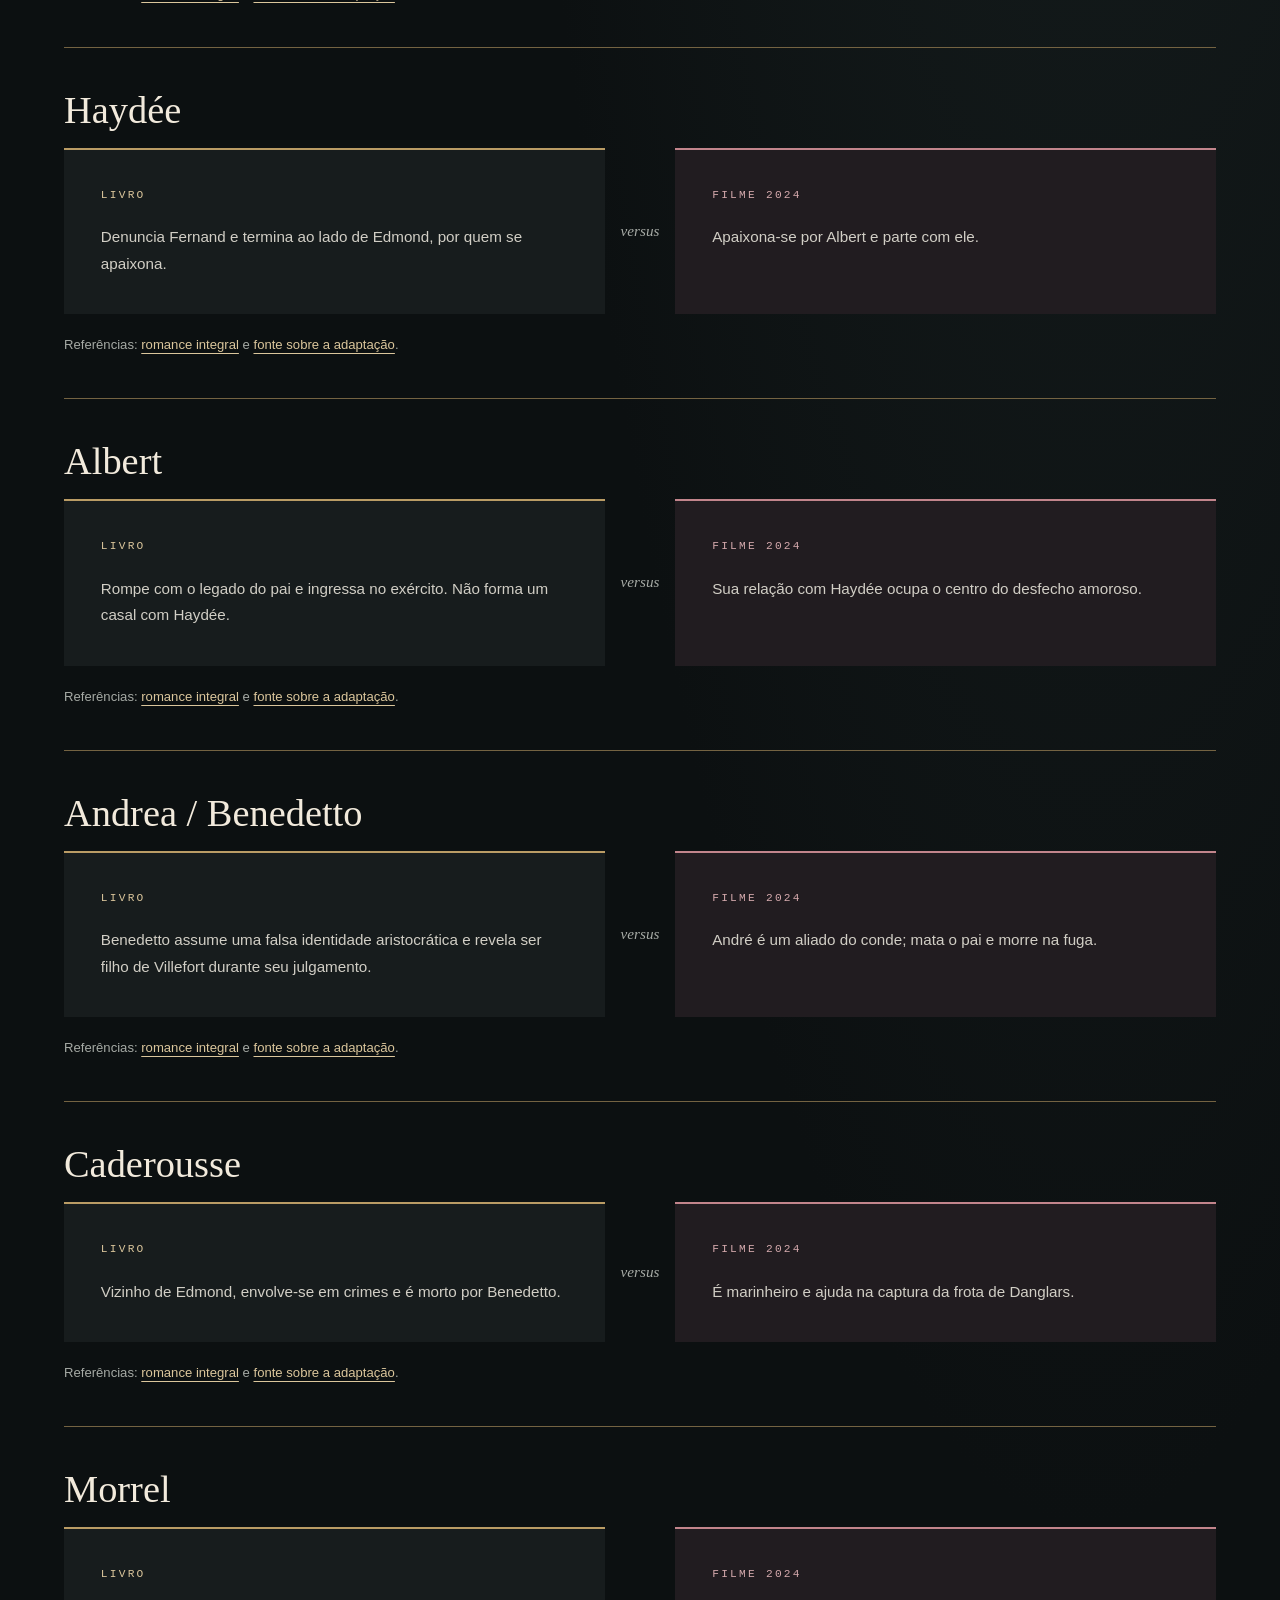
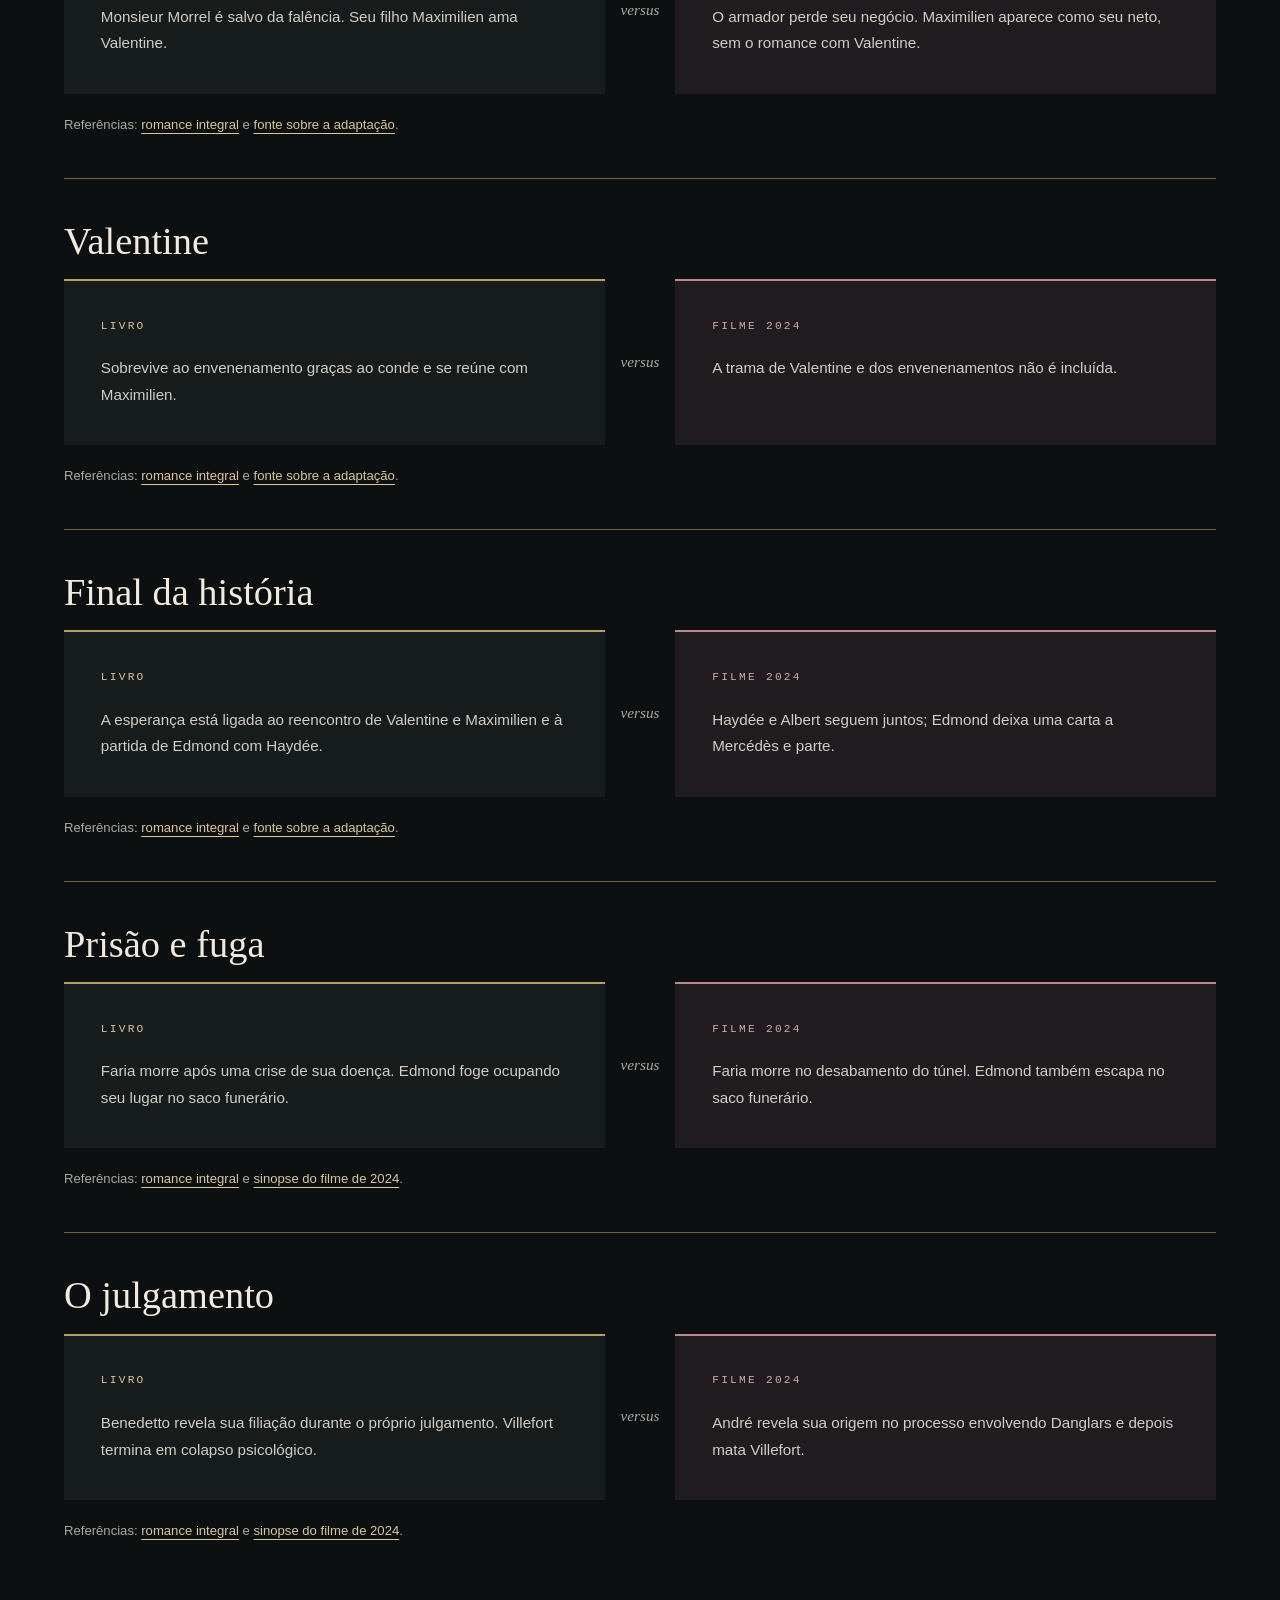
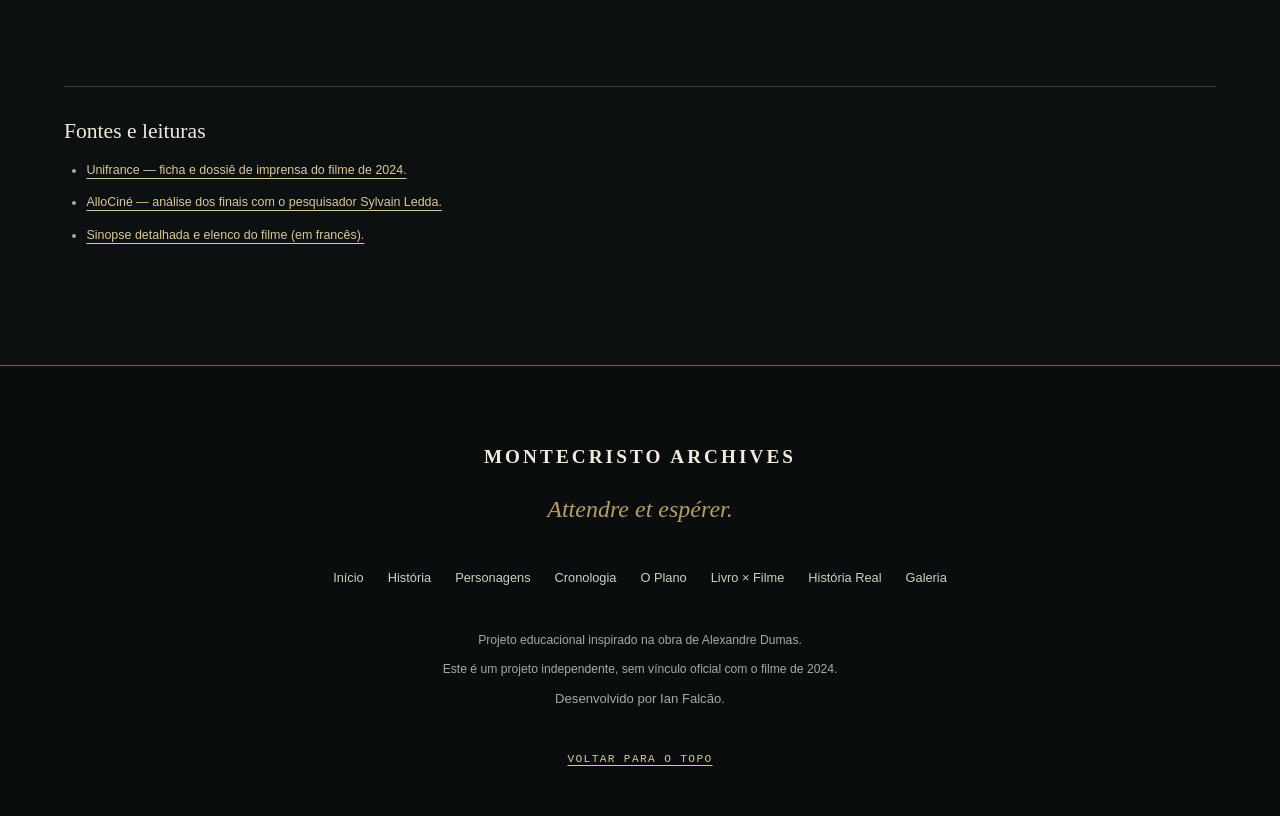
<file: html/main/livro-filme.html>
<!DOCTYPE html>
<html lang="pt-BR">
<head>
    <meta charset="UTF-8">
    <meta name="viewport" content="width=device-width, initial-scale=1.0">
    <meta name="author" content="Ian Falcao">
    <meta name="description" content="Compare personagens e acontecimentos do romance com o filme francês de 2024.">
    <title>Livro × Filme | MonteCristo Archives</title>
    <link rel="stylesheet" href="../../css/style.css">
    <script src="../../js/main.js" defer></script>
</head>
<body id="top">
    <a class="skip-link" href="#conteudo">Pular para o conteúdo</a>

    <header class="site-header">
        <a class="site-logo" href="../../index.html" aria-label="MonteCristo Archives — Início">
            <span>MONTECRISTO</span><br>
            <span>ARCHIVES</span>
        </a>
        <button type="button" class="menu-toggle" data-menu-toggle
                aria-controls="menu-principal" aria-expanded="true" hidden>
            Menu principal
        </button>
        <nav id="menu-principal" aria-label="Navegação principal">
            <ul>
                <li><a href="../../index.html">Início</a></li>
                <li><a href="historia.html">História</a></li>
                <li><a href="personagens.html">Personagens</a></li>
                <li><a href="timeline.html">Cronologia</a></li>
                <li><a href="vinganca.html">O Plano</a></li>
                <li><a href="livro-filme.html" aria-current="page">Livro × Filme</a></li>
                <li><a href="historia-real.html">História Real</a></li>
                <li><a href="galeria.html">Galeria</a></li>
            </ul>
        </nav>
    </header>

    <main id="conteudo" tabindex="-1">
        <header class="page-intro">
            <p>Arquivo 05 · Duas leituras</p>
            <h1>Livro × Filme</h1>
            <p>O Conde de Monte Cristo — Alexandre Dumas · Le Comte de Monte-Cristo — Filme de 2024</p>
            <p><strong>Aviso:</strong> esta página revela acontecimentos e desfechos da história.</p>
        </header>

        <div class="edition-images" aria-label="Imagens das duas linguagens: literatura e cinema">
            <figure class="archive-illustration">
                <img src="../../img/livro-folha-rosto.jpg" alt="Folha de rosto com o título Count of Monte-Cristo, o nome Alexandre Dumas e a indicação do primeiro volume." width="667" height="993" loading="lazy" decoding="async">
                <figcaption>Folha de rosto do romance — edição ilustrada (1888). <a class="image-credit" href="galeria.html#credito-gravuras">Fonte e licença</a></figcaption>
            </figure>
            <figure class="archive-illustration">
                <img src="../../img/Conde.jpeg" alt="Homem de cartola e sobretudo caminha com bengala em um salão com bustos de mármore." width="4252" height="2835" loading="lazy" decoding="async">
                <figcaption>Representação cinematográfica do conde — acervo original do projeto. <a class="image-credit" href="galeria.html#credito-acervo-original">Fonte e licença</a></figcaption>
            </figure>
        </div>

        <p>O longa de Matthieu Delaporte e Alexandre de La Patellière reorganiza personagens e acontecimentos. Esta comparação se refere ao filme francês de 2024, não à série televisiva do mesmo ano.</p>
        <!-- O JavaScript habilita o select e filtra os artigos.
             Até lá, o índice de links abaixo já permite escolher um assunto. -->
        <fieldset class="filters" data-comparison-categories disabled>
            <legend>Categoria da comparação</legend>
            <button type="button" data-filter="todos" aria-pressed="true" aria-controls="comparacoes">Todos</button>
            <button type="button" data-filter="personagens" aria-pressed="false" aria-controls="comparacoes">Personagens</button>
            <button type="button" data-filter="acontecimentos" aria-pressed="false" aria-controls="comparacoes">Acontecimentos</button>
            <button type="button" data-filter="final" aria-pressed="false" aria-controls="comparacoes">Final</button>
        </fieldset>
        <label for="comparacao-selecao">Selecionar personagem ou acontecimento</label>
        <select id="comparacao-selecao" name="comparacao" data-comparison-select aria-controls="comparacoes" disabled>
            <option value="todos">Todas as comparações</option>
            <option value="edmond">Edmond</option>
            <option value="mercedes">Mercédès</option>
            <option value="fernand">Fernand</option>
            <option value="danglars">Danglars</option>
            <option value="villefort">Villefort</option>
            <option value="haydee">Haydée</option>
            <option value="albert">Albert</option>
            <option value="andrea">Andrea / Benedetto</option>
            <option value="caderousse">Caderousse</option>
            <option value="morrel">Morrel</option>
            <option value="valentine">Valentine</option>
            <option value="final">Final da história</option>
            <option value="prisao">Prisão e fuga</option>
            <option value="julgamento">O julgamento</option>
        </select>
        <nav aria-label="Índice de comparações">
            <ul>
                <li><a href="#comparacao-edmond">Edmond</a></li>
                <li><a href="#comparacao-mercedes">Mercédès</a></li>
                <li><a href="#comparacao-fernand">Fernand</a></li>
                <li><a href="#comparacao-danglars">Danglars</a></li>
                <li><a href="#comparacao-villefort">Villefort</a></li>
                <li><a href="#comparacao-haydee">Haydée</a></li>
                <li><a href="#comparacao-albert">Albert</a></li>
                <li><a href="#comparacao-andrea">Andrea / Benedetto</a></li>
                <li><a href="#comparacao-caderousse">Caderousse</a></li>
                <li><a href="#comparacao-morrel">Morrel</a></li>
                <li><a href="#comparacao-valentine">Valentine</a></li>
                <li><a href="#comparacao-final">Final da história</a></li>
                <li><a href="#comparacao-prisao">Prisão e fuga</a></li>
                <li><a href="#comparacao-julgamento">O julgamento</a></li>
            </ul>
        </nav>
        <p role="status" data-comparison-status>14 comparações disponíveis</p>
        <div id="comparacoes">
            <article id="comparacao-edmond" class="comparison" data-comparison="edmond">
                <h2>Edmond</h2>
                <div class="comparison-columns">
                    <section aria-labelledby="livro-edmond">
                        <h3 id="livro-edmond">LIVRO</h3>
                        <p>Sua reinvenção inclui várias identidades; ao final, parte com Haydée.</p>
                    </section>
                    <p class="comparison-versus">versus</p>
                    <section aria-labelledby="filme-edmond">
                        <h3 id="filme-edmond">FILME 2024</h3>
                        <p>O encerramento o mostra partindo sozinho, após escrever a Mercédès.</p>
                    </section>
                </div>
                <p><small>Referências: <a href="https://www.gutenberg.org/files/1184/1184-h/1184-h.htm">romance integral</a> e <a href="https://www.allocine.fr/article/fichearticle_gen_carticle=1000092641.html">fonte sobre a adaptação</a>.</small></p>
            </article>
            <article id="comparacao-mercedes" class="comparison" data-comparison="mercedes">
                <h2>Mercédès</h2>
                <div class="comparison-columns">
                    <section aria-labelledby="livro-mercedes">
                        <h3 id="livro-mercedes">LIVRO</h3>
                        <p>Deixa Fernand e volta a Marselha; não retoma a vida amorosa com Edmond.</p>
                    </section>
                    <p class="comparison-versus">versus</p>
                    <section aria-labelledby="filme-mercedes">
                        <h3 id="filme-mercedes">FILME 2024</h3>
                        <p>Pede a Edmond que poupe Albert e recebe sua carta de despedida.</p>
                    </section>
                </div>
                <p><small>Referências: <a href="https://www.gutenberg.org/files/1184/1184-h/1184-h.htm">romance integral</a> e <a href="https://www.allocine.fr/article/fichearticle_gen_carticle=1000092641.html">fonte sobre a adaptação</a>.</small></p>
            </article>
            <article id="comparacao-fernand" class="comparison" data-comparison="fernand">
                <h2>Fernand</h2>
                <div class="comparison-columns">
                    <section aria-labelledby="livro-fernand">
                        <h3 id="livro-fernand">LIVRO</h3>
                        <p>A exposição de sua traição em Janina leva à desonra e ao suicídio.</p>
                    </section>
                    <p class="comparison-versus">versus</p>
                    <section aria-labelledby="filme-fernand">
                        <h3 id="filme-fernand">FILME 2024</h3>
                        <p>Enfrenta Edmond em duelo e é deixado vivo.</p>
                    </section>
                </div>
                <p><small>Referências: <a href="https://www.gutenberg.org/files/1184/1184-h/1184-h.htm">romance integral</a> e <a href="https://www.allocine.fr/article/fichearticle_gen_carticle=1000092641.html">fonte sobre a adaptação</a>.</small></p>
            </article>
            <article id="comparacao-danglars" class="comparison" data-comparison="danglars">
                <h2>Danglars</h2>
                <div class="comparison-columns">
                    <section aria-labelledby="livro-danglars">
                        <h3 id="livro-danglars">LIVRO</h3>
                        <p>Começa como funcionário do Pharaon e torna-se banqueiro. Perde sua fortuna; Edmond o perdoa.</p>
                    </section>
                    <p class="comparison-versus">versus</p>
                    <section aria-labelledby="filme-danglars">
                        <h3 id="filme-danglars">FILME 2024</h3>
                        <p>Começa como capitão e torna-se um rico comerciante. Sua frota e seus bens são atingidos pelo plano.</p>
                    </section>
                </div>
                <p><small>Referências: <a href="https://www.gutenberg.org/files/1184/1184-h/1184-h.htm">romance integral</a> e <a href="https://fr.wikipedia.org/wiki/Le_Comte_de_Monte-Cristo_(film,_2024)">fonte sobre a adaptação</a>.</small></p>
            </article>
            <article id="comparacao-villefort" class="comparison" data-comparison="villefort">
                <h2>Villefort</h2>
                <div class="comparison-columns">
                    <section aria-labelledby="livro-villefort">
                        <h3 id="livro-villefort">LIVRO</h3>
                        <p>Protege o pai bonapartista. A revelação sobre Benedetto e as mortes em sua casa o levam à loucura.</p>
                    </section>
                    <p class="comparison-versus">versus</p>
                    <section aria-labelledby="filme-villefort">
                        <h3 id="filme-villefort">FILME 2024</h3>
                        <p>O segredo político envolve sua irmã Angèle. André, seu filho, o mata.</p>
                    </section>
                </div>
                <p><small>Referências: <a href="https://www.gutenberg.org/files/1184/1184-h/1184-h.htm">romance integral</a> e <a href="https://fr.wikipedia.org/wiki/Le_Comte_de_Monte-Cristo_(film,_2024)">fonte sobre a adaptação</a>.</small></p>
            </article>
            <article id="comparacao-haydee" class="comparison" data-comparison="haydee">
                <h2>Haydée</h2>
                <div class="comparison-columns">
                    <section aria-labelledby="livro-haydee">
                        <h3 id="livro-haydee">LIVRO</h3>
                        <p>Denuncia Fernand e termina ao lado de Edmond, por quem se apaixona.</p>
                    </section>
                    <p class="comparison-versus">versus</p>
                    <section aria-labelledby="filme-haydee">
                        <h3 id="filme-haydee">FILME 2024</h3>
                        <p>Apaixona-se por Albert e parte com ele.</p>
                    </section>
                </div>
                <p><small>Referências: <a href="https://www.gutenberg.org/files/1184/1184-h/1184-h.htm">romance integral</a> e <a href="https://www.allocine.fr/article/fichearticle_gen_carticle=1000092641.html">fonte sobre a adaptação</a>.</small></p>
            </article>
            <article id="comparacao-albert" class="comparison" data-comparison="albert">
                <h2>Albert</h2>
                <div class="comparison-columns">
                    <section aria-labelledby="livro-albert">
                        <h3 id="livro-albert">LIVRO</h3>
                        <p>Rompe com o legado do pai e ingressa no exército. Não forma um casal com Haydée.</p>
                    </section>
                    <p class="comparison-versus">versus</p>
                    <section aria-labelledby="filme-albert">
                        <h3 id="filme-albert">FILME 2024</h3>
                        <p>Sua relação com Haydée ocupa o centro do desfecho amoroso.</p>
                    </section>
                </div>
                <p><small>Referências: <a href="https://www.gutenberg.org/files/1184/1184-h/1184-h.htm">romance integral</a> e <a href="https://www.allocine.fr/article/fichearticle_gen_carticle=1000092641.html">fonte sobre a adaptação</a>.</small></p>
            </article>
            <article id="comparacao-andrea" class="comparison" data-comparison="andrea">
                <h2>Andrea / Benedetto</h2>
                <div class="comparison-columns">
                    <section aria-labelledby="livro-andrea">
                        <h3 id="livro-andrea">LIVRO</h3>
                        <p>Benedetto assume uma falsa identidade aristocrática e revela ser filho de Villefort durante seu julgamento.</p>
                    </section>
                    <p class="comparison-versus">versus</p>
                    <section aria-labelledby="filme-andrea">
                        <h3 id="filme-andrea">FILME 2024</h3>
                        <p>André é um aliado do conde; mata o pai e morre na fuga.</p>
                    </section>
                </div>
                <p><small>Referências: <a href="https://www.gutenberg.org/files/1184/1184-h/1184-h.htm">romance integral</a> e <a href="https://en.wikipedia.org/wiki/The_Count_of_Monte_Cristo_(2024_film)">fonte sobre a adaptação</a>.</small></p>
            </article>
            <article id="comparacao-caderousse" class="comparison" data-comparison="caderousse">
                <h2>Caderousse</h2>
                <div class="comparison-columns">
                    <section aria-labelledby="livro-caderousse">
                        <h3 id="livro-caderousse">LIVRO</h3>
                        <p>Vizinho de Edmond, envolve-se em crimes e é morto por Benedetto.</p>
                    </section>
                    <p class="comparison-versus">versus</p>
                    <section aria-labelledby="filme-caderousse">
                        <h3 id="filme-caderousse">FILME 2024</h3>
                        <p>É marinheiro e ajuda na captura da frota de Danglars.</p>
                    </section>
                </div>
                <p><small>Referências: <a href="https://www.gutenberg.org/files/1184/1184-h/1184-h.htm">romance integral</a> e <a href="https://fr.wikipedia.org/wiki/Le_Comte_de_Monte-Cristo_(film,_2024)">fonte sobre a adaptação</a>.</small></p>
            </article>
            <article id="comparacao-morrel" class="comparison" data-comparison="morrel">
                <h2>Morrel</h2>
                <div class="comparison-columns">
                    <section aria-labelledby="livro-morrel">
                        <h3 id="livro-morrel">LIVRO</h3>
                        <p>Monsieur Morrel é salvo da falência. Seu filho Maximilien ama Valentine.</p>
                    </section>
                    <p class="comparison-versus">versus</p>
                    <section aria-labelledby="filme-morrel">
                        <h3 id="filme-morrel">FILME 2024</h3>
                        <p>O armador perde seu negócio. Maximilien aparece como seu neto, sem o romance com Valentine.</p>
                    </section>
                </div>
                <p><small>Referências: <a href="https://www.gutenberg.org/files/1184/1184-h/1184-h.htm">romance integral</a> e <a href="https://fr.wikipedia.org/wiki/Le_Comte_de_Monte-Cristo_(film,_2024)">fonte sobre a adaptação</a>.</small></p>
            </article>
            <article id="comparacao-valentine" class="comparison" data-comparison="valentine">
                <h2>Valentine</h2>
                <div class="comparison-columns">
                    <section aria-labelledby="livro-valentine">
                        <h3 id="livro-valentine">LIVRO</h3>
                        <p>Sobrevive ao envenenamento graças ao conde e se reúne com Maximilien.</p>
                    </section>
                    <p class="comparison-versus">versus</p>
                    <section aria-labelledby="filme-valentine">
                        <h3 id="filme-valentine">FILME 2024</h3>
                        <p>A trama de Valentine e dos envenenamentos não é incluída.</p>
                    </section>
                </div>
                <p><small>Referências: <a href="https://www.gutenberg.org/files/1184/1184-h/1184-h.htm">romance integral</a> e <a href="https://www.unifrance.org/film/56620/le-comte-de-monte-cristo">fonte sobre a adaptação</a>.</small></p>
            </article>
            <article id="comparacao-final" class="comparison" data-comparison="final">
                <h2>Final da história</h2>
                <div class="comparison-columns">
                    <section aria-labelledby="livro-final">
                        <h3 id="livro-final">LIVRO</h3>
                        <p>A esperança está ligada ao reencontro de Valentine e Maximilien e à partida de Edmond com Haydée.</p>
                    </section>
                    <p class="comparison-versus">versus</p>
                    <section aria-labelledby="filme-final">
                        <h3 id="filme-final">FILME 2024</h3>
                        <p>Haydée e Albert seguem juntos; Edmond deixa uma carta a Mercédès e parte.</p>
                    </section>
                </div>
                <p><small>Referências: <a href="https://www.gutenberg.org/files/1184/1184-h/1184-h.htm">romance integral</a> e <a href="https://www.allocine.fr/article/fichearticle_gen_carticle=1000092641.html">fonte sobre a adaptação</a>.</small></p>
            </article>
            <article id="comparacao-prisao" class="comparison" data-comparison="prisao">
                <h2>Prisão e fuga</h2>
                <div class="comparison-columns">
                    <section aria-labelledby="livro-prisao">
                        <h3 id="livro-prisao">LIVRO</h3>
                        <p>Faria morre após uma crise de sua doença. Edmond foge ocupando seu lugar no saco funerário.</p>
                    </section>
                    <p class="comparison-versus">versus</p>
                    <section aria-labelledby="filme-prisao">
                        <h3 id="filme-prisao">FILME 2024</h3>
                        <p>Faria morre no desabamento do túnel. Edmond também escapa no saco funerário.</p>
                    </section>
                </div>
                <p><small>Referências: <a href="https://www.gutenberg.org/files/1184/1184-h/1184-h.htm">romance integral</a> e <a href="https://fr.wikipedia.org/wiki/Le_Comte_de_Monte-Cristo_(film,_2024)">sinopse do filme de 2024</a>.</small></p>
            </article>
            <article id="comparacao-julgamento" class="comparison" data-comparison="julgamento">
                <h2>O julgamento</h2>
                <div class="comparison-columns">
                    <section aria-labelledby="livro-julgamento">
                        <h3 id="livro-julgamento">LIVRO</h3>
                        <p>Benedetto revela sua filiação durante o próprio julgamento. Villefort termina em colapso psicológico.</p>
                    </section>
                    <p class="comparison-versus">versus</p>
                    <section aria-labelledby="filme-julgamento">
                        <h3 id="filme-julgamento">FILME 2024</h3>
                        <p>André revela sua origem no processo envolvendo Danglars e depois mata Villefort.</p>
                    </section>
                </div>
                <p><small>Referências: <a href="https://www.gutenberg.org/files/1184/1184-h/1184-h.htm">romance integral</a> e <a href="https://fr.wikipedia.org/wiki/Le_Comte_de_Monte-Cristo_(film,_2024)">sinopse do filme de 2024</a>.</small></p>
            </article>
        </div>

        <aside class="sources" aria-labelledby="fontes-titulo">
            <h2 id="fontes-titulo">Fontes e leituras</h2>
            <ul>
                <li><a href="https://www.unifrance.org/film/56620/le-comte-de-monte-cristo">Unifrance — ficha e dossiê de imprensa do filme de 2024.</a></li>
                <li><a href="https://www.allocine.fr/article/fichearticle_gen_carticle=1000092641.html">AlloCiné — análise dos finais com o pesquisador Sylvain Ledda.</a></li>
                <li><a href="https://fr.wikipedia.org/wiki/Le_Comte_de_Monte-Cristo_(film,_2024)">Sinopse detalhada e elenco do filme (em francês).</a></li>
            </ul>
        </aside>
    </main>

    <!-- Rodapé compartilhado por todas as páginas. -->
    <footer class="site-footer">
        <p><strong>MONTECRISTO ARCHIVES</strong></p>
        <p lang="fr">Attendre et espérer.</p>
        <nav aria-label="Links rápidos">
            <ul>
                <li><a href="../../index.html">Início</a></li>
                <li><a href="historia.html">História</a></li>
                <li><a href="personagens.html">Personagens</a></li>
                <li><a href="timeline.html">Cronologia</a></li>
                <li><a href="vinganca.html">O Plano</a></li>
                <li><a href="livro-filme.html">Livro × Filme</a></li>
                <li><a href="historia-real.html">História Real</a></li>
                <li><a href="galeria.html">Galeria</a></li>
            </ul>
        </nav>
        <p>Projeto educacional inspirado na obra de Alexandre Dumas.</p>
        <p>Este é um projeto independente, sem vínculo oficial com o filme de 2024.</p>
        <p><small>Desenvolvido por Ian Falcão.</small></p>
        <a href="#top">Voltar para o topo</a>
    </footer>
</body>
</html>
</file>
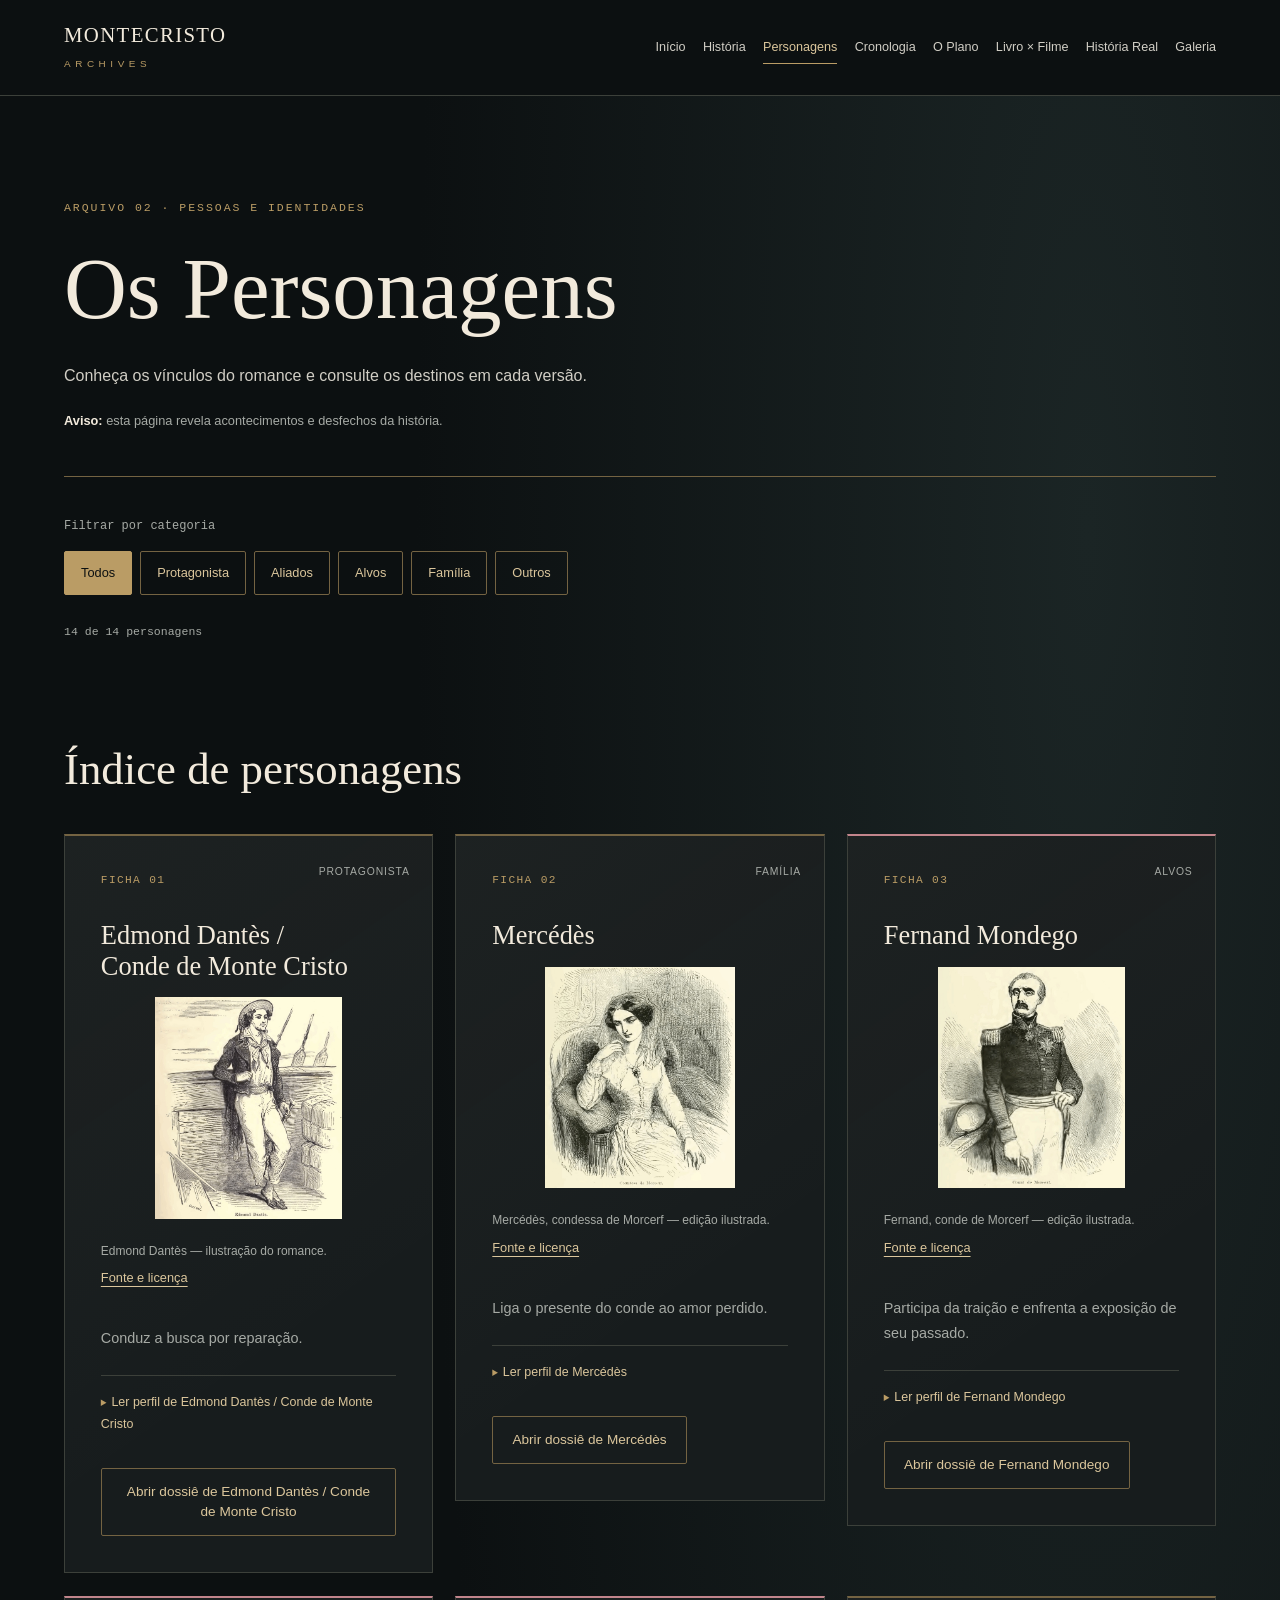
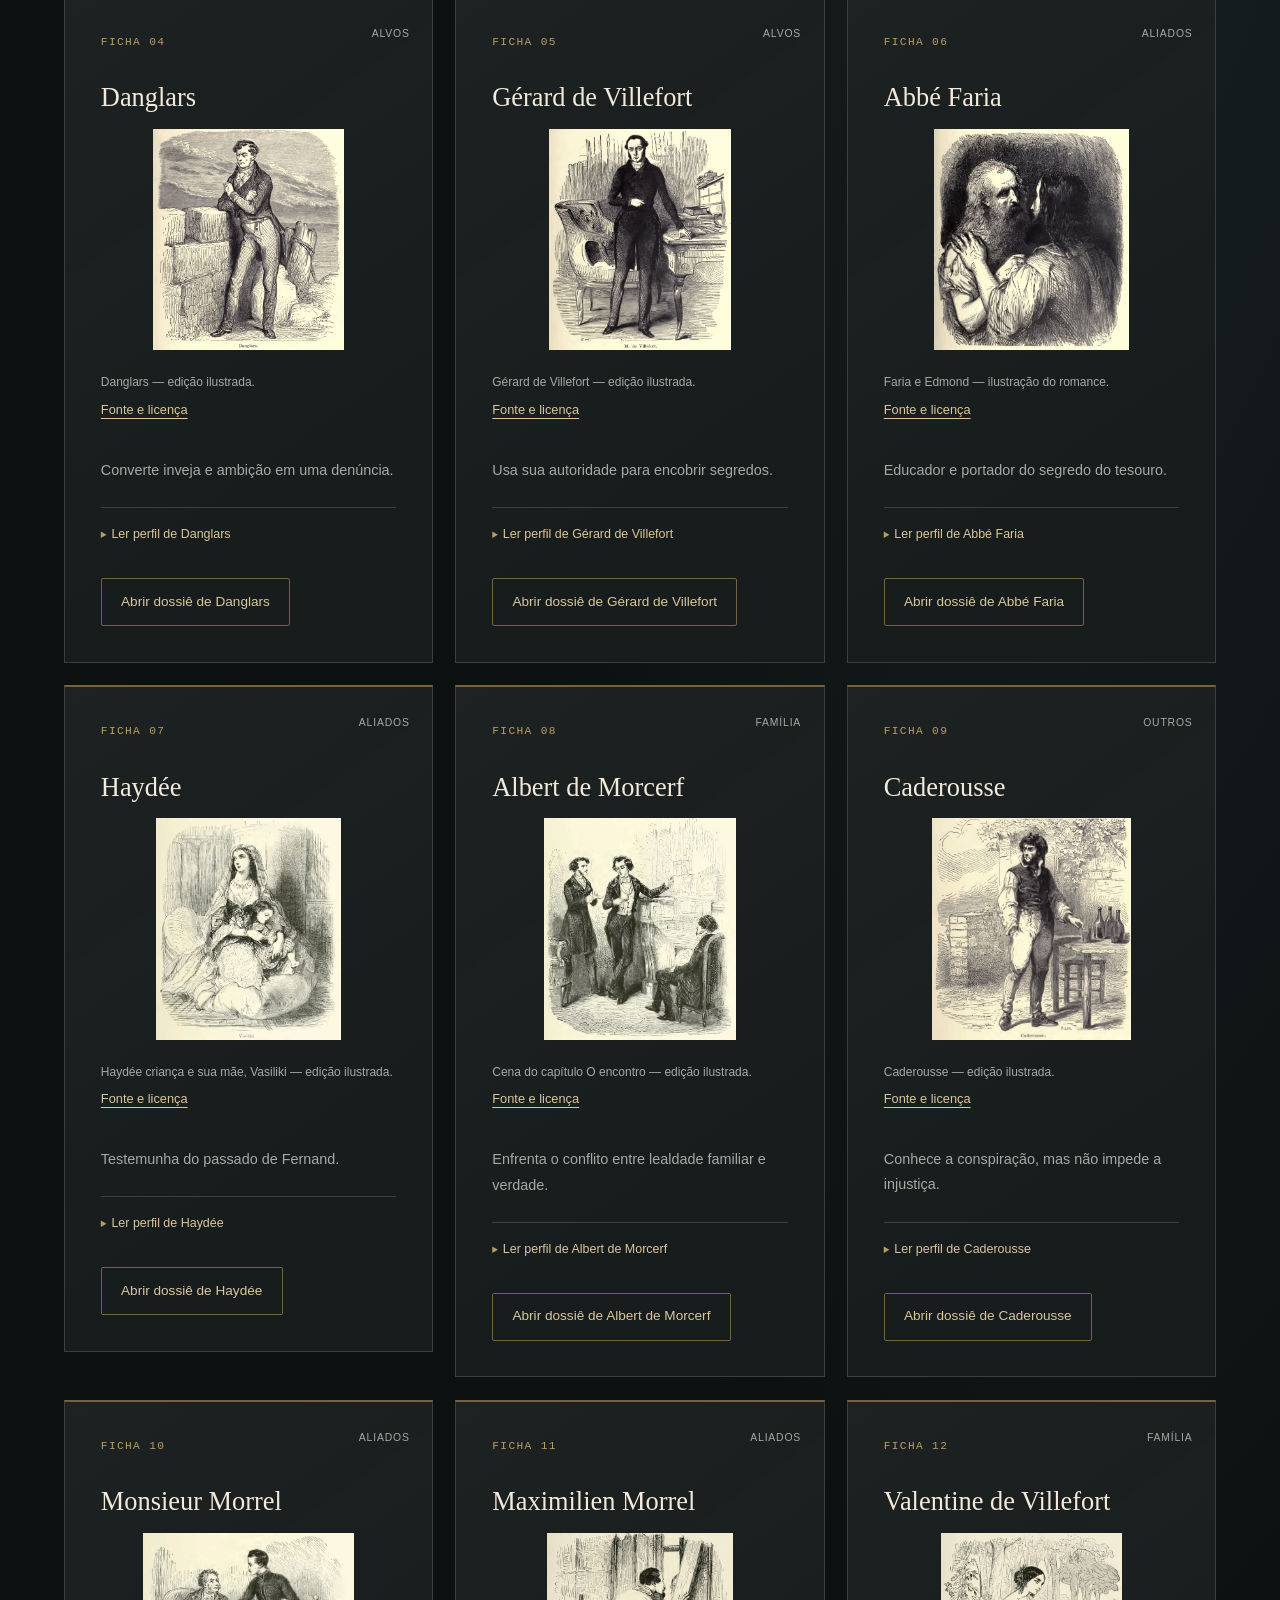
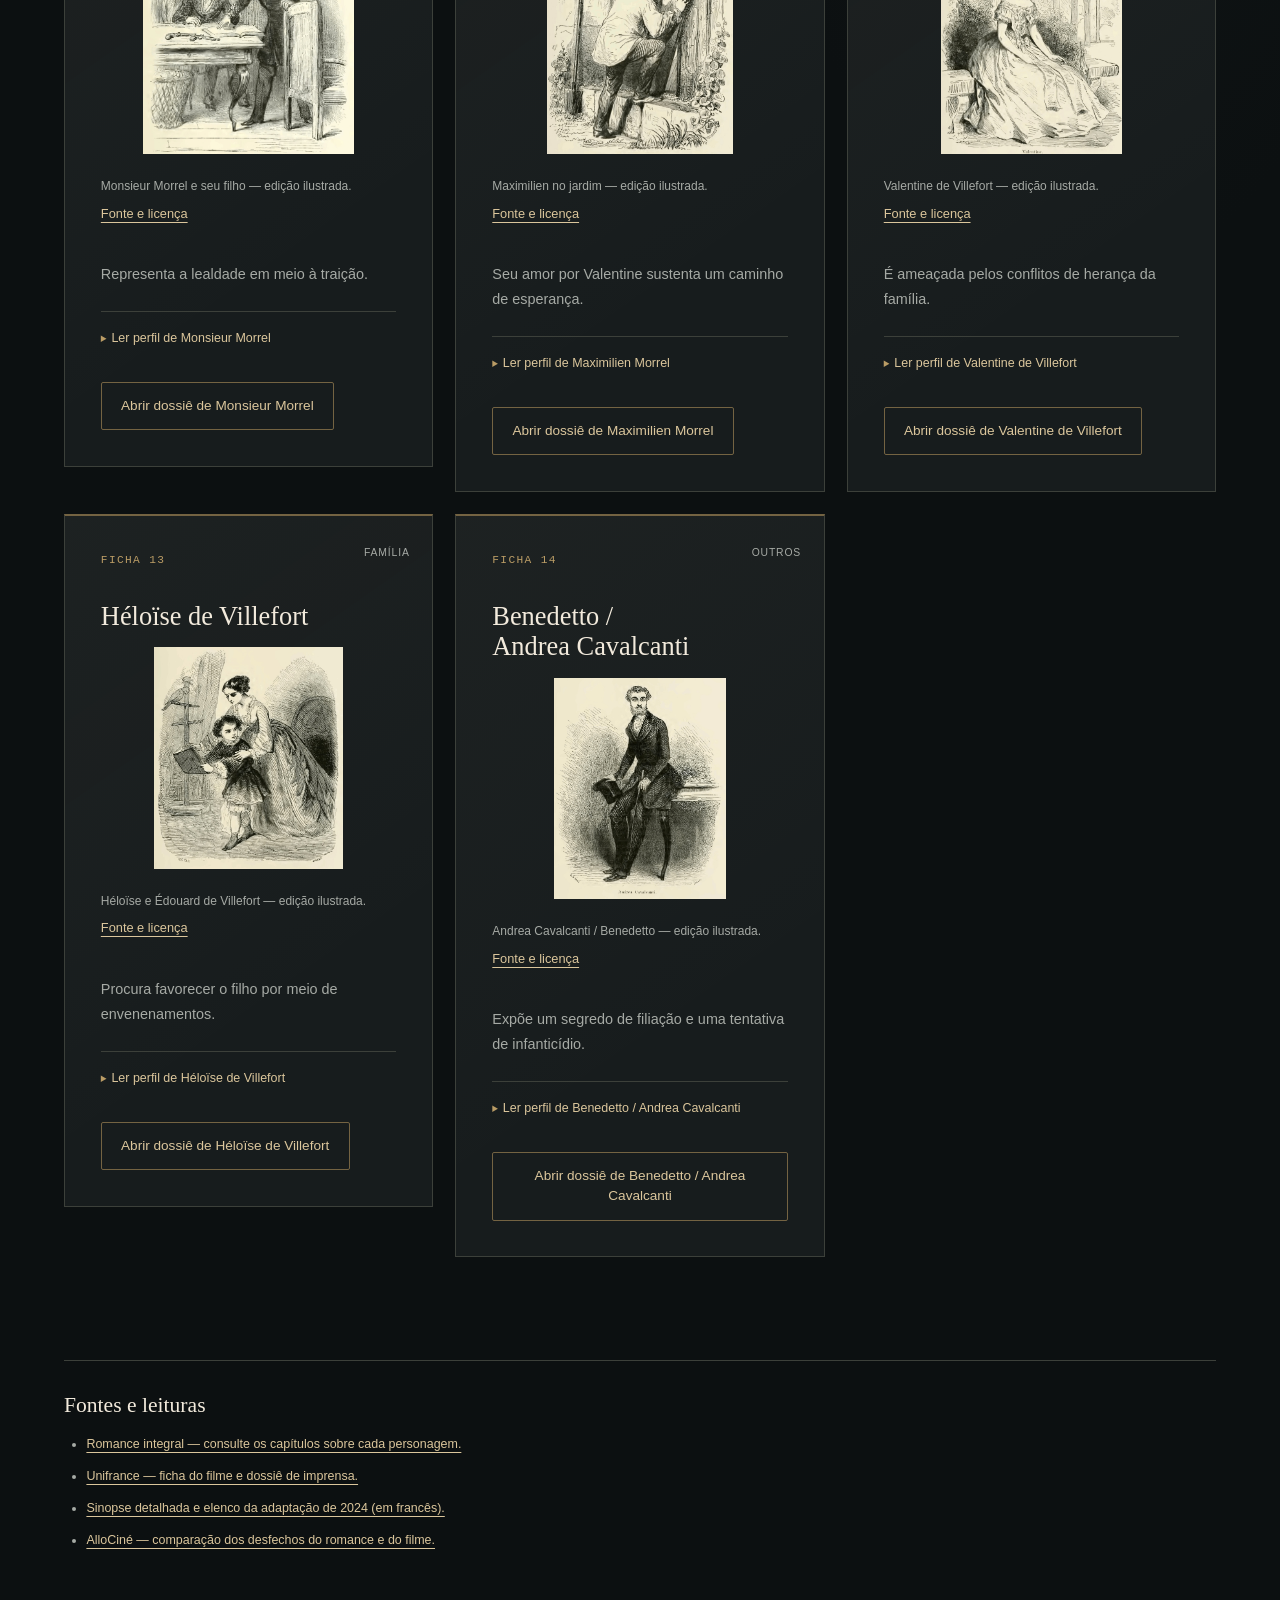
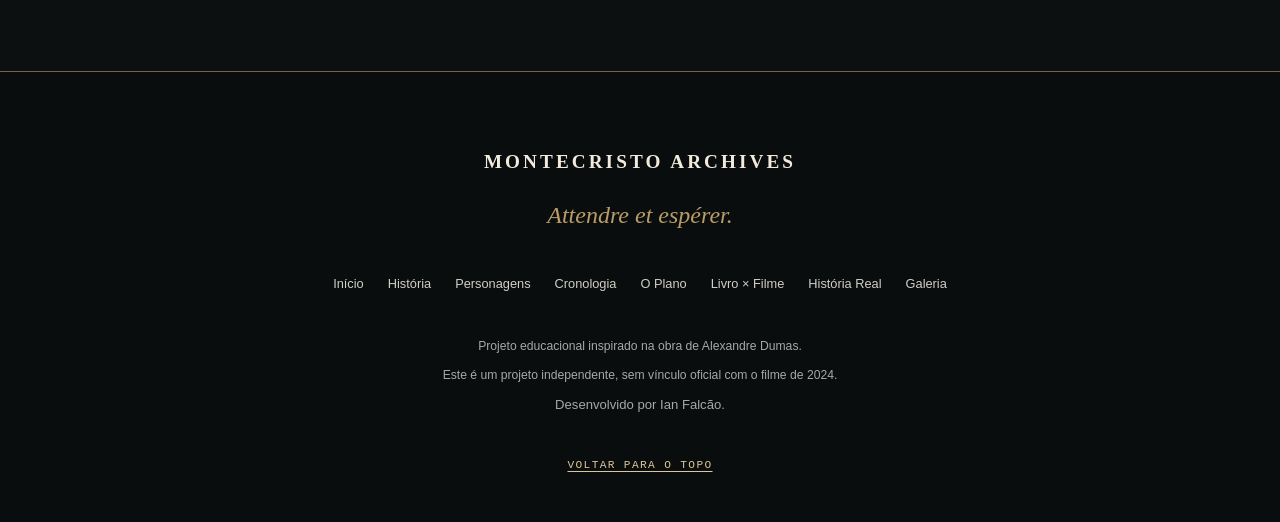
<file: html/main/personagens.html>
<!DOCTYPE html>
<html lang="pt-BR">
<head>
    <meta charset="UTF-8">
    <meta name="viewport" content="width=device-width, initial-scale=1.0">
    <meta name="author" content="Ian Falcao">
    <meta name="description" content="Perfis de 14 personagens, relações com Edmond e destinos no livro e no filme de 2024.">
    <title>Os Personagens | MonteCristo Archives</title>
    <link rel="stylesheet" href="../../css/style.css">
    <script src="../../js/main.js" defer></script>
</head>
<body id="top">
    <a class="skip-link" href="#conteudo">Pular para o conteúdo</a>
    <header class="site-header">
        <a class="site-logo" href="../../index.html" aria-label="MonteCristo Archives — Início">
            <span>MONTECRISTO</span><br>
            <span>ARCHIVES</span>
        </a>
        <button type="button" class="menu-toggle" data-menu-toggle
                aria-controls="menu-principal" aria-expanded="true" hidden>
            Menu principal
        </button>
        <nav id="menu-principal" aria-label="Navegação principal">
            <ul>
                <li><a href="../../index.html">Início</a></li>
                <li><a href="historia.html">História</a></li>
                <li><a href="personagens.html" aria-current="page">Personagens</a></li>
                <li><a href="timeline.html">Cronologia</a></li>
                <li><a href="vinganca.html">O Plano</a></li>
                <li><a href="livro-filme.html">Livro × Filme</a></li>
                <li><a href="historia-real.html">História Real</a></li>
                <li><a href="galeria.html">Galeria</a></li>
            </ul>
        </nav>
    </header>

    <main id="conteudo" tabindex="-1">
        <header class="page-intro">
            <p>Arquivo 02 · Pessoas e identidades</p>
            <h1>Os Personagens</h1>
            <p>Conheça os vínculos do romance e consulte os destinos em cada versão.</p>
            <p><strong>Aviso:</strong> esta página revela acontecimentos e desfechos da história.</p>
        </header>

        <!-- main.js habilita os filtros após registrar seus eventos. -->
        <fieldset class="filters" data-character-filters disabled>
            <legend>Filtrar por categoria</legend>
            <button type="button" data-filter="todos" aria-controls="lista-personagens" aria-pressed="true">Todos</button>
            <button type="button" data-filter="protagonista" aria-controls="lista-personagens" aria-pressed="false">Protagonista</button>
            <button type="button" data-filter="aliados" aria-controls="lista-personagens" aria-pressed="false">Aliados</button>
            <button type="button" data-filter="alvos" aria-controls="lista-personagens" aria-pressed="false">Alvos</button>
            <button type="button" data-filter="familia" aria-controls="lista-personagens" aria-pressed="false">Família</button>
            <button type="button" data-filter="outros" aria-controls="lista-personagens" aria-pressed="false">Outros</button>
        </fieldset>
        <p id="personagens-status" role="status">14 personagens · Todas as categorias</p>
        <!-- As categorias são editoriais: Família reúne os núcleos familiares da trama.
             Os perfis em details continuam acessíveis antes da implementação do modal. -->
        <section id="lista-personagens" aria-labelledby="lista-titulo">
            <h2 id="lista-titulo">Índice de personagens</h2>
            <article id="edmond" class="character-card" data-character="edmond" data-category="protagonista" data-name="Edmond Dantès / Conde de Monte Cristo" data-modal-target="personagem-modal">
                <h3 data-field="name">Edmond Dantès / Conde de Monte Cristo</h3>
                <figure class="archive-illustration">
                    <img src="../../img/edmond-dantes.jpg" alt="Gravura de Edmond jovem, de boné e camisa aberta, junto à amurada e às cordas de um navio." width="595" height="705" loading="lazy" decoding="async">
                    <figcaption>Edmond Dantès — ilustração do romance. <a class="image-credit" href="galeria.html#credito-gravuras">Fonte e licença</a></figcaption>
                </figure>
                <p>Conduz a busca por reparação.</p>
                <details id="perfil-edmond" data-character-profile>
                    <summary>Ler perfil de Edmond Dantès / Conde de Monte Cristo</summary>
                    <dl>
                        <dt>Identidade</dt>
                        <dd data-field="identity">Marinheiro; depois, Conde de Monte Cristo.</dd>
                        <dt>Papel na história</dt>
                        <dd data-field="role">Conduz a busca por reparação.</dd>
                        <dt>Relação com Edmond</dt>
                        <dd data-field="relation">É o próprio Edmond, antes e depois da prisão.</dd>
                        <dt>Características</dt>
                        <dd data-field="traits">Inteligência, perseverança e desejo de controle.</dd>
                        <dt>Destino no livro</dt>
                        <dd data-field="book-fate">Parte com Haydée após reconhecer limites para sua vingança.</dd>
                        <dt>Destino no filme de 2024</dt>
                        <dd data-field="film-fate">Parte sozinho e deixa uma carta para Mercédès.</dd>
                    </dl>
                </details>
                <!-- main.js revela este botão quando o modal está pronto. -->
                <button type="button" data-open-character="edmond" aria-haspopup="dialog"
                        aria-controls="personagem-modal" hidden>Abrir dossiê de Edmond Dantès / Conde de Monte Cristo</button>
            </article>
            <article id="mercedes" class="character-card" data-character="mercedes" data-category="familia" data-name="Mercédès" data-modal-target="personagem-modal">
                <h3 data-field="name">Mercédès</h3>
                <figure class="archive-illustration">
                    <img src="../../img/mercedes-gravura.jpg" alt="Gravura de Mercédès sentada em uma poltrona, com uma das mãos junto ao rosto." width="599" height="702" loading="lazy" decoding="async">
                    <figcaption>Mercédès, condessa de Morcerf — edição ilustrada. <a class="image-credit" href="galeria.html#credito-gravuras">Fonte e licença</a></figcaption>
                </figure>
                <p>Liga o presente do conde ao amor perdido.</p>
                <details id="perfil-mercedes" data-character-profile>
                    <summary>Ler perfil de Mercédès</summary>
                    <dl>
                        <dt>Identidade</dt>
                        <dd data-field="identity">Noiva de Edmond; depois, esposa de Fernand.</dd>
                        <dt>Papel na história</dt>
                        <dd data-field="role">Liga o presente do conde ao amor perdido.</dd>
                        <dt>Relação com Edmond</dt>
                        <dd data-field="relation">Antiga noiva; reconhece o homem por trás da nova identidade.</dd>
                        <dt>Características</dt>
                        <dd data-field="traits">Sensibilidade, coragem e cuidado com Albert.</dd>
                        <dt>Destino no livro</dt>
                        <dd data-field="book-fate">Abandona Fernand e retorna a Marselha.</dd>
                        <dt>Destino no filme de 2024</dt>
                        <dd data-field="film-fate">Deixa Fernand e recebe a carta de despedida de Edmond.</dd>
                    </dl>
                </details>
                <!-- main.js revela este botão quando o modal está pronto. -->
                <button type="button" data-open-character="mercedes" aria-haspopup="dialog"
                        aria-controls="personagem-modal" hidden>Abrir dossiê de Mercédès</button>
            </article>
            <article id="fernand" class="character-card" data-character="fernand" data-category="alvos" data-name="Fernand Mondego" data-modal-target="personagem-modal">
                <h3 data-field="name">Fernand Mondego</h3>
                <figure class="archive-illustration">
                    <img src="../../img/fernand-gravura.jpg" alt="Gravura de Fernand com uniforme militar, medalhas e chapéu apoiado ao lado." width="574" height="682" loading="lazy" decoding="async">
                    <figcaption>Fernand, conde de Morcerf — edição ilustrada. <a class="image-credit" href="galeria.html#credito-gravuras">Fonte e licença</a></figcaption>
                </figure>
                <p>Participa da traição e enfrenta a exposição de seu passado.</p>
                <details id="perfil-fernand" data-character-profile>
                    <summary>Ler perfil de Fernand Mondego</summary>
                    <dl>
                        <dt>Identidade</dt>
                        <dd data-field="identity">Torna-se conde de Morcerf.</dd>
                        <dt>Papel na história</dt>
                        <dd data-field="role">Participa da traição e enfrenta a exposição de seu passado.</dd>
                        <dt>Relação com Edmond</dt>
                        <dd data-field="relation">Rival amoroso e um dos responsáveis pela prisão.</dd>
                        <dt>Características</dt>
                        <dd data-field="traits">Ciúme, ambição e preocupação com a honra pública.</dd>
                        <dt>Destino no livro</dt>
                        <dd data-field="book-fate">Suicida-se após a ruína de sua reputação e a partida da família.</dd>
                        <dt>Destino no filme de 2024</dt>
                        <dd data-field="film-fate">É vencido em duelo e poupado por Edmond.</dd>
                    </dl>
                </details>
                <!-- main.js revela este botão quando o modal está pronto. -->
                <button type="button" data-open-character="fernand" aria-haspopup="dialog"
                        aria-controls="personagem-modal" hidden>Abrir dossiê de Fernand Mondego</button>
            </article>
            <article id="danglars" class="character-card" data-character="danglars" data-category="alvos" data-name="Danglars" data-modal-target="personagem-modal">
                <h3 data-field="name">Danglars</h3>
                <figure class="archive-illustration">
                    <img src="../../img/danglars-gravura.jpg" alt="Gravura de Danglars de braços cruzados, apoiado em um muro, diante do mar." width="600" height="698" loading="lazy" decoding="async">
                    <figcaption>Danglars — edição ilustrada. <a class="image-credit" href="galeria.html#credito-gravuras">Fonte e licença</a></figcaption>
                </figure>
                <p>Converte inveja e ambição em uma denúncia.</p>
                <details id="perfil-danglars" data-character-profile>
                    <summary>Ler perfil de Danglars</summary>
                    <dl>
                        <dt>Identidade</dt>
                        <dd data-field="identity">Funcionário do Pharaon; depois, banqueiro e barão.</dd>
                        <dt>Papel na história</dt>
                        <dd data-field="role">Converte inveja e ambição em uma denúncia.</dd>
                        <dt>Relação com Edmond</dt>
                        <dd data-field="relation">Conspirador contra Edmond.</dd>
                        <dt>Características</dt>
                        <dd data-field="traits">Ganância e oportunismo.</dd>
                        <dt>Destino no livro</dt>
                        <dd data-field="book-fate">Perde quase toda a fortuna, mas recebe o perdão de Edmond.</dd>
                        <dt>Destino no filme de 2024</dt>
                        <dd data-field="film-fate">Perde sua fortuna e o controle de seus bens.</dd>
                    </dl>
                </details>
                <!-- main.js revela este botão quando o modal está pronto. -->
                <button type="button" data-open-character="danglars" aria-haspopup="dialog"
                        aria-controls="personagem-modal" hidden>Abrir dossiê de Danglars</button>
            </article>
            <article id="villefort" class="character-card" data-character="villefort" data-category="alvos" data-name="Gérard de Villefort" data-modal-target="personagem-modal">
                <h3 data-field="name">Gérard de Villefort</h3>
                <figure class="archive-illustration">
                    <img src="../../img/villefort-gravura.jpg" alt="Gravura de Villefort de pé, com roupa escura, ao lado de uma mesa coberta de livros e documentos." width="569" height="694" loading="lazy" decoding="async">
                    <figcaption>Gérard de Villefort — edição ilustrada. <a class="image-credit" href="galeria.html#credito-gravuras">Fonte e licença</a></figcaption>
                </figure>
                <p>Usa sua autoridade para encobrir segredos.</p>
                <details id="perfil-villefort" data-character-profile>
                    <summary>Ler perfil de Gérard de Villefort</summary>
                    <dl>
                        <dt>Identidade</dt>
                        <dd data-field="identity">Magistrado ligado à monarquia.</dd>
                        <dt>Papel na história</dt>
                        <dd data-field="role">Usa sua autoridade para encobrir segredos.</dd>
                        <dt>Relação com Edmond</dt>
                        <dd data-field="relation">Responsável pelo encarceramento injusto de Edmond.</dd>
                        <dt>Características</dt>
                        <dd data-field="traits">Ambição, cálculo e defesa da própria posição.</dd>
                        <dt>Destino no livro</dt>
                        <dd data-field="book-fate">Perde a razão após as revelações e a tragédia familiar.</dd>
                        <dt>Destino no filme de 2024</dt>
                        <dd data-field="film-fate">É morto por André, seu filho.</dd>
                    </dl>
                </details>
                <!-- main.js revela este botão quando o modal está pronto. -->
                <button type="button" data-open-character="villefort" aria-haspopup="dialog"
                        aria-controls="personagem-modal" hidden>Abrir dossiê de Gérard de Villefort</button>
            </article>
            <article id="faria" class="character-card" data-character="faria" data-category="aliados" data-name="Abbé Faria" data-modal-target="personagem-modal">
                <h3 data-field="name">Abbé Faria</h3>
                <figure class="archive-illustration">
                    <img src="../../img/faria-edmond.jpg" alt="Gravura de Edmond e do abade Faria, ambos com barba, conversando de perto na prisão." width="595" height="676" loading="lazy" decoding="async">
                    <figcaption>Faria e Edmond — ilustração do romance. <a class="image-credit" href="galeria.html#credito-gravuras">Fonte e licença</a></figcaption>
                </figure>
                <p>Educador e portador do segredo do tesouro.</p>
                <details id="perfil-faria" data-character-profile>
                    <summary>Ler perfil de Abbé Faria</summary>
                    <dl>
                        <dt>Identidade</dt>
                        <dd data-field="identity">Abade e companheiro de prisão.</dd>
                        <dt>Papel na história</dt>
                        <dd data-field="role">Educador e portador do segredo do tesouro.</dd>
                        <dt>Relação com Edmond</dt>
                        <dd data-field="relation">Mentor e amigo de Edmond.</dd>
                        <dt>Características</dt>
                        <dd data-field="traits">Erudição, generosidade e capacidade de observação.</dd>
                        <dt>Destino no livro</dt>
                        <dd data-field="book-fate">Morre na prisão após uma crise de sua doença.</dd>
                        <dt>Destino no filme de 2024</dt>
                        <dd data-field="film-fate">Morre após um desabamento no túnel de fuga.</dd>
                    </dl>
                </details>
                <!-- main.js revela este botão quando o modal está pronto. -->
                <button type="button" data-open-character="faria" aria-haspopup="dialog"
                        aria-controls="personagem-modal" hidden>Abrir dossiê de Abbé Faria</button>
            </article>
            <article id="haydee" class="character-card" data-character="haydee" data-category="aliados" data-name="Haydée" data-modal-target="personagem-modal">
                <h3 data-field="name">Haydée</h3>
                <figure class="archive-illustration">
                    <img src="../../img/haydee-vasiliki.jpg" alt="Gravura de Vasiliki sentada em um sofá, com uma menina apoiada em seu colo." width="443" height="529" loading="lazy" decoding="async">
                    <figcaption>Haydée criança e sua mãe, Vasiliki — edição ilustrada. <a class="image-credit" href="galeria.html#credito-gravuras">Fonte e licença</a></figcaption>
                </figure>
                <p>Testemunha do passado de Fernand.</p>
                <details id="perfil-haydee" data-character-profile>
                    <summary>Ler perfil de Haydée</summary>
                    <dl>
                        <dt>Identidade</dt>
                        <dd data-field="identity">Filha de Ali Pasha de Janina.</dd>
                        <dt>Papel na história</dt>
                        <dd data-field="role">Testemunha do passado de Fernand.</dd>
                        <dt>Relação com Edmond</dt>
                        <dd data-field="relation">Protegida de Edmond; no romance, torna-se seu amor.</dd>
                        <dt>Características</dt>
                        <dd data-field="traits">Memória, firmeza e afeto.</dd>
                        <dt>Destino no livro</dt>
                        <dd data-field="book-fate">Parte com Edmond.</dd>
                        <dt>Destino no filme de 2024</dt>
                        <dd data-field="film-fate">Escolhe uma vida com Albert.</dd>
                    </dl>
                </details>
                <!-- main.js revela este botão quando o modal está pronto. -->
                <button type="button" data-open-character="haydee" aria-haspopup="dialog"
                        aria-controls="personagem-modal" hidden>Abrir dossiê de Haydée</button>
            </article>
            <article id="albert" class="character-card" data-character="albert" data-category="familia" data-name="Albert de Morcerf" data-modal-target="personagem-modal">
                <h3 data-field="name">Albert de Morcerf</h3>
                <figure class="archive-illustration">
                    <img src="../../img/albert-convidados.jpg" alt="Gravura de três jovens em um salão, dois em pé conversando e um sentado." width="601" height="693" loading="lazy" decoding="async">
                    <figcaption>Cena do capítulo O encontro — edição ilustrada. <a class="image-credit" href="galeria.html#credito-gravuras">Fonte e licença</a></figcaption>
                </figure>
                <p>Enfrenta o conflito entre lealdade familiar e verdade.</p>
                <details id="perfil-albert" data-character-profile>
                    <summary>Ler perfil de Albert de Morcerf</summary>
                    <dl>
                        <dt>Identidade</dt>
                        <dd data-field="identity">Filho de Mercédès e Fernand.</dd>
                        <dt>Papel na história</dt>
                        <dd data-field="role">Enfrenta o conflito entre lealdade familiar e verdade.</dd>
                        <dt>Relação com Edmond</dt>
                        <dd data-field="relation">Aproxima-se do conde sem conhecer sua identidade.</dd>
                        <dt>Características</dt>
                        <dd data-field="traits">Orgulho, impulsividade e capacidade de rever escolhas.</dd>
                        <dt>Destino no livro</dt>
                        <dd data-field="book-fate">Renuncia ao nome do pai e ingressa no exército.</dd>
                        <dt>Destino no filme de 2024</dt>
                        <dd data-field="film-fate">Sobrevive ao duelo com Edmond e parte com Haydée.</dd>
                    </dl>
                </details>
                <!-- main.js revela este botão quando o modal está pronto. -->
                <button type="button" data-open-character="albert" aria-haspopup="dialog"
                        aria-controls="personagem-modal" hidden>Abrir dossiê de Albert de Morcerf</button>
            </article>
            <article id="caderousse" class="character-card" data-character="caderousse" data-category="outros" data-name="Caderousse" data-modal-target="personagem-modal">
                <h3 data-field="name">Caderousse</h3>
                <figure class="archive-illustration">
                    <img src="../../img/caderousse-gravura.jpg" alt="Gravura de Caderousse junto a uma mesa com garrafas e um copo na mão." width="584" height="652" loading="lazy" decoding="async">
                    <figcaption>Caderousse — edição ilustrada. <a class="image-credit" href="galeria.html#credito-gravuras">Fonte e licença</a></figcaption>
                </figure>
                <p>Conhece a conspiração, mas não impede a injustiça.</p>
                <details id="perfil-caderousse" data-character-profile>
                    <summary>Ler perfil de Caderousse</summary>
                    <dl>
                        <dt>Identidade</dt>
                        <dd data-field="identity">Vizinho de Edmond no romance.</dd>
                        <dt>Papel na história</dt>
                        <dd data-field="role">Conhece a conspiração, mas não impede a injustiça.</dd>
                        <dt>Relação com Edmond</dt>
                        <dd data-field="relation">Antigo conhecido; mistura culpa e interesse.</dd>
                        <dt>Características</dt>
                        <dd data-field="traits">Fraqueza moral e cobiça.</dd>
                        <dt>Destino no livro</dt>
                        <dd data-field="book-fate">É mortalmente ferido por Benedetto após uma tentativa de roubo.</dd>
                        <dt>Destino no filme de 2024</dt>
                        <dd data-field="film-fate">Ajuda a capturar a frota de Danglars, colaborando com a reparação.</dd>
                    </dl>
                </details>
                <!-- main.js revela este botão quando o modal está pronto. -->
                <button type="button" data-open-character="caderousse" aria-haspopup="dialog"
                        aria-controls="personagem-modal" hidden>Abrir dossiê de Caderousse</button>
            </article>
            <article id="morrel" class="character-card" data-character="morrel" data-category="aliados" data-name="Monsieur Morrel" data-modal-target="personagem-modal">
                <h3 data-field="name">Monsieur Morrel</h3>
                <figure class="archive-illustration">
                    <img src="../../img/morrel-filho.jpg" alt="Gravura de um homem mais velho sentado à mesa, conversando com um jovem de pé ao seu lado." width="593" height="623" loading="lazy" decoding="async">
                    <figcaption>Monsieur Morrel e seu filho — edição ilustrada. <a class="image-credit" href="galeria.html#credito-gravuras">Fonte e licença</a></figcaption>
                </figure>
                <p>Representa a lealdade em meio à traição.</p>
                <details id="perfil-morrel" data-character-profile>
                    <summary>Ler perfil de Monsieur Morrel</summary>
                    <dl>
                        <dt>Identidade</dt>
                        <dd data-field="identity">Armador e proprietário do Pharaon.</dd>
                        <dt>Papel na história</dt>
                        <dd data-field="role">Representa a lealdade em meio à traição.</dd>
                        <dt>Relação com Edmond</dt>
                        <dd data-field="relation">Patrão e defensor de Edmond.</dd>
                        <dt>Características</dt>
                        <dd data-field="traits">Honestidade, gratidão e senso de responsabilidade.</dd>
                        <dt>Destino no livro</dt>
                        <dd data-field="book-fate">É salvo da falência por Edmond; sua morte ocorre mais tarde.</dd>
                        <dt>Destino no filme de 2024</dt>
                        <dd data-field="film-fate">É arruinado por Danglars; o conde retribui sua lealdade por meio de seu neto.</dd>
                    </dl>
                </details>
                <!-- main.js revela este botão quando o modal está pronto. -->
                <button type="button" data-open-character="morrel" aria-haspopup="dialog"
                        aria-controls="personagem-modal" hidden>Abrir dossiê de Monsieur Morrel</button>
            </article>
            <article id="maximilien" class="character-card" data-character="maximilien" data-category="aliados" data-name="Maximilien Morrel" data-modal-target="personagem-modal">
                <h3 data-field="name">Maximilien Morrel</h3>
                <figure class="archive-illustration">
                    <img src="../../img/maximilien-gravura.jpg" alt="Gravura de um jovem apoiado em um portão de madeira, junto a um muro coberto de vegetação." width="580" height="690" loading="lazy" decoding="async">
                    <figcaption>Maximilien no jardim — edição ilustrada. <a class="image-credit" href="galeria.html#credito-gravuras">Fonte e licença</a></figcaption>
                </figure>
                <p>Seu amor por Valentine sustenta um caminho de esperança.</p>
                <details id="perfil-maximilien" data-character-profile>
                    <summary>Ler perfil de Maximilien Morrel</summary>
                    <dl>
                        <dt>Identidade</dt>
                        <dd data-field="identity">Oficial e filho de Monsieur Morrel no romance.</dd>
                        <dt>Papel na história</dt>
                        <dd data-field="role">Seu amor por Valentine sustenta um caminho de esperança.</dd>
                        <dt>Relação com Edmond</dt>
                        <dd data-field="relation">Amigo e protegido do conde.</dd>
                        <dt>Características</dt>
                        <dd data-field="traits">Lealdade, bravura e devoção.</dd>
                        <dt>Destino no livro</dt>
                        <dd data-field="book-fate">Reencontra Valentine e pode construir uma vida com ela.</dd>
                        <dt>Destino no filme de 2024</dt>
                        <dd data-field="film-fate">Aparece como neto de Morrel; seu romance com Valentine não é desenvolvido.</dd>
                    </dl>
                </details>
                <!-- main.js revela este botão quando o modal está pronto. -->
                <button type="button" data-open-character="maximilien" aria-haspopup="dialog"
                        aria-controls="personagem-modal" hidden>Abrir dossiê de Maximilien Morrel</button>
            </article>
            <article id="valentine" class="character-card" data-character="valentine" data-category="familia" data-name="Valentine de Villefort" data-modal-target="personagem-modal">
                <h3 data-field="name">Valentine de Villefort</h3>
                <figure class="archive-illustration">
                    <img src="../../img/valentine-gravura.jpg" alt="Gravura de Valentine de vestido longo, sentada em um banco de jardim." width="560" height="682" loading="lazy" decoding="async">
                    <figcaption>Valentine de Villefort — edição ilustrada. <a class="image-credit" href="galeria.html#credito-gravuras">Fonte e licença</a></figcaption>
                </figure>
                <p>É ameaçada pelos conflitos de herança da família.</p>
                <details id="perfil-valentine" data-character-profile>
                    <summary>Ler perfil de Valentine de Villefort</summary>
                    <dl>
                        <dt>Identidade</dt>
                        <dd data-field="identity">Filha de Gérard de Villefort e Renée de Saint-Méran.</dd>
                        <dt>Papel na história</dt>
                        <dd data-field="role">É ameaçada pelos conflitos de herança da família.</dd>
                        <dt>Relação com Edmond</dt>
                        <dd data-field="relation">Protegida por Edmond por seu vínculo com Maximilien.</dd>
                        <dt>Características</dt>
                        <dd data-field="traits">Bondade e fidelidade aos afetos.</dd>
                        <dt>Destino no livro</dt>
                        <dd data-field="book-fate">É salva do envenenamento e se reúne com Maximilien.</dd>
                        <dt>Destino no filme de 2024</dt>
                        <dd data-field="film-fate">Seu arco não é incluído nesta adaptação.</dd>
                    </dl>
                </details>
                <!-- main.js revela este botão quando o modal está pronto. -->
                <button type="button" data-open-character="valentine" aria-haspopup="dialog"
                        aria-controls="personagem-modal" hidden>Abrir dossiê de Valentine de Villefort</button>
            </article>
            <article id="heloise" class="character-card" data-character="heloise" data-category="familia" data-name="Héloïse de Villefort" data-modal-target="personagem-modal">
                <h3 data-field="name">Héloïse de Villefort</h3>
                <figure class="archive-illustration">
                    <img src="../../img/heloise-edouard.jpg" alt="Gravura de uma mulher inclinada sobre um menino que segura um livro, ao lado de uma gaiola com um pássaro." width="584" height="683" loading="lazy" decoding="async">
                    <figcaption>Héloïse e Édouard de Villefort — edição ilustrada. <a class="image-credit" href="galeria.html#credito-gravuras">Fonte e licença</a></figcaption>
                </figure>
                <p>Procura favorecer o filho por meio de envenenamentos.</p>
                <details id="perfil-heloise" data-character-profile>
                    <summary>Ler perfil de Héloïse de Villefort</summary>
                    <dl>
                        <dt>Identidade</dt>
                        <dd data-field="identity">Segunda esposa de Villefort e mãe de Édouard.</dd>
                        <dt>Papel na história</dt>
                        <dd data-field="role">Procura favorecer o filho por meio de envenenamentos.</dd>
                        <dt>Relação com Edmond</dt>
                        <dd data-field="relation">Suas ações cruzam o plano do conde contra Villefort.</dd>
                        <dt>Características</dt>
                        <dd data-field="traits">Ambição familiar e dissimulação.</dd>
                        <dt>Destino no livro</dt>
                        <dd data-field="book-fate">Envenena a si mesma e ao filho Édouard.</dd>
                        <dt>Destino no filme de 2024</dt>
                        <dd data-field="film-fate">A trama de envenenamentos não é adaptada.</dd>
                    </dl>
                </details>
                <!-- main.js revela este botão quando o modal está pronto. -->
                <button type="button" data-open-character="heloise" aria-haspopup="dialog"
                        aria-controls="personagem-modal" hidden>Abrir dossiê de Héloïse de Villefort</button>
            </article>
            <article id="benedetto" class="character-card" data-character="benedetto" data-category="outros" data-name="Benedetto / Andrea Cavalcanti" data-modal-target="personagem-modal">
                <h3 data-field="name">Benedetto / Andrea Cavalcanti</h3>
                <figure class="archive-illustration">
                    <img src="../../img/benedetto-gravura.jpg" alt="Gravura de Andrea Cavalcanti com bigode, casaco e bengala, sentado na borda de uma mesa." width="557" height="719" loading="lazy" decoding="async">
                    <figcaption>Andrea Cavalcanti / Benedetto — edição ilustrada. <a class="image-credit" href="galeria.html#credito-gravuras">Fonte e licença</a></figcaption>
                </figure>
                <p>Expõe um segredo de filiação e uma tentativa de infanticídio.</p>
                <details id="perfil-benedetto" data-character-profile>
                    <summary>Ler perfil de Benedetto / Andrea Cavalcanti</summary>
                    <dl>
                        <dt>Identidade</dt>
                        <dd data-field="identity">Filho de Villefort e da futura Madame Danglars; falso nobre.</dd>
                        <dt>Papel na história</dt>
                        <dd data-field="role">Expõe um segredo de filiação e uma tentativa de infanticídio.</dd>
                        <dt>Relação com Edmond</dt>
                        <dd data-field="relation">Instrumento do plano de Edmond no romance.</dd>
                        <dt>Características</dt>
                        <dd data-field="traits">No livro, oportunismo e violência.</dd>
                        <dt>Destino no livro</dt>
                        <dd data-field="book-fate">É julgado e revela publicamente sua origem.</dd>
                        <dt>Destino no filme de 2024</dt>
                        <dd data-field="film-fate">Recriado como André: mata Villefort e morre durante a fuga.</dd>
                    </dl>
                </details>
                <!-- main.js revela este botão quando o modal está pronto. -->
                <button type="button" data-open-character="benedetto" aria-haspopup="dialog"
                        aria-controls="personagem-modal" hidden>Abrir dossiê de Benedetto / Andrea Cavalcanti</button>
            </article>
        </section>

        <!-- dialog sem open começa oculto. O JS preenche os campos com textContent para
             chamar showModal(), permitir Escape e devolver o foco ao botão de origem. -->
        <dialog id="personagem-modal" aria-labelledby="modal-nome" aria-describedby="modal-aviso" data-character-dialog>
            <h2 id="modal-nome" data-modal-field="name">Nome do personagem</h2>
            <p data-modal-field="description"></p>
            <p id="modal-aviso">O dossiê inclui os desfechos do livro e do filme de 2024.</p>
            <dl>
                <dt>Identidade</dt>
                <dd data-modal-field="identity">—</dd>
                <dt>Papel na história</dt>
                <dd data-modal-field="role">—</dd>
                <dt>Relação com Edmond</dt>
                <dd data-modal-field="relation">—</dd>
                <dt>Características</dt>
                <dd data-modal-field="traits">—</dd>
                <dt>Destino no livro</dt>
                <dd data-modal-field="book-fate">—</dd>
                <dt>Destino no filme de 2024</dt>
                <dd data-modal-field="film-fate">—</dd>
            </dl>
            <form method="dialog">
                <button type="submit" autofocus>Fechar dossiê</button>
            </form>
        </dialog>

        <aside class="sources" aria-labelledby="fontes-titulo">
            <h2 id="fontes-titulo">Fontes e leituras</h2>
            <ul>
                <li><a href="https://www.gutenberg.org/files/1184/1184-h/1184-h.htm">Romance integral — consulte os capítulos sobre cada personagem.</a></li>
                <li><a href="https://www.unifrance.org/film/56620/le-comte-de-monte-cristo">Unifrance — ficha do filme e dossiê de imprensa.</a></li>
                <li><a href="https://fr.wikipedia.org/wiki/Le_Comte_de_Monte-Cristo_(film,_2024)">Sinopse detalhada e elenco da adaptação de 2024 (em francês).</a></li>
                <li><a href="https://www.allocine.fr/article/fichearticle_gen_carticle=1000092641.html">AlloCiné — comparação dos desfechos do romance e do filme.</a></li>
            </ul>
        </aside>
    </main>

    <!-- Rodapé compartilhado por todas as páginas. -->
    <footer class="site-footer">
        <p><strong>MONTECRISTO ARCHIVES</strong></p>
        <p lang="fr">Attendre et espérer.</p>
        <nav aria-label="Links rápidos">
            <ul>
                <li><a href="../../index.html">Início</a></li>
                <li><a href="historia.html">História</a></li>
                <li><a href="personagens.html">Personagens</a></li>
                <li><a href="timeline.html">Cronologia</a></li>
                <li><a href="vinganca.html">O Plano</a></li>
                <li><a href="livro-filme.html">Livro × Filme</a></li>
                <li><a href="historia-real.html">História Real</a></li>
                <li><a href="galeria.html">Galeria</a></li>
            </ul>
        </nav>
        <p>Projeto educacional inspirado na obra de Alexandre Dumas.</p>
        <p>Este é um projeto independente, sem vínculo oficial com o filme de 2024.</p>
        <p><small>Desenvolvido por Ian Falcão.</small></p>
        <a href="#top">Voltar para o topo</a>
    </footer>
</body>
</html>
</file>
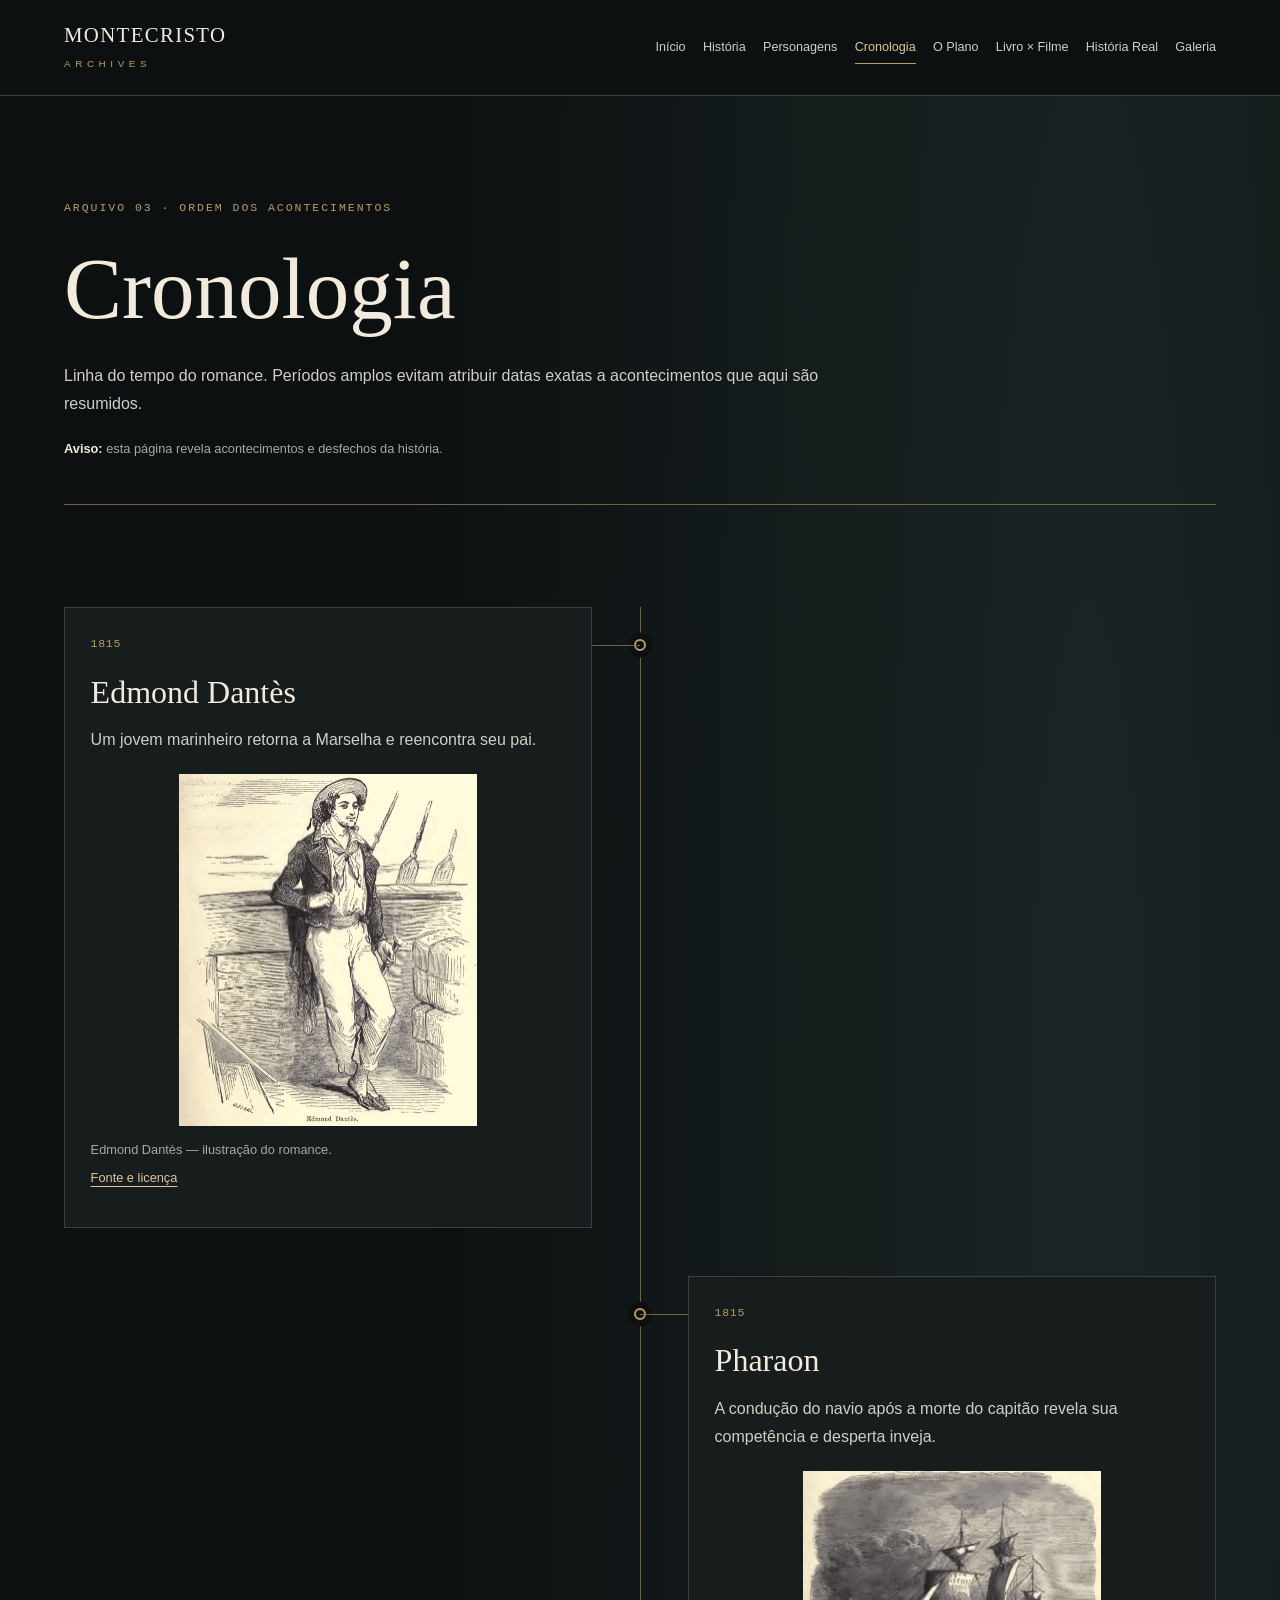
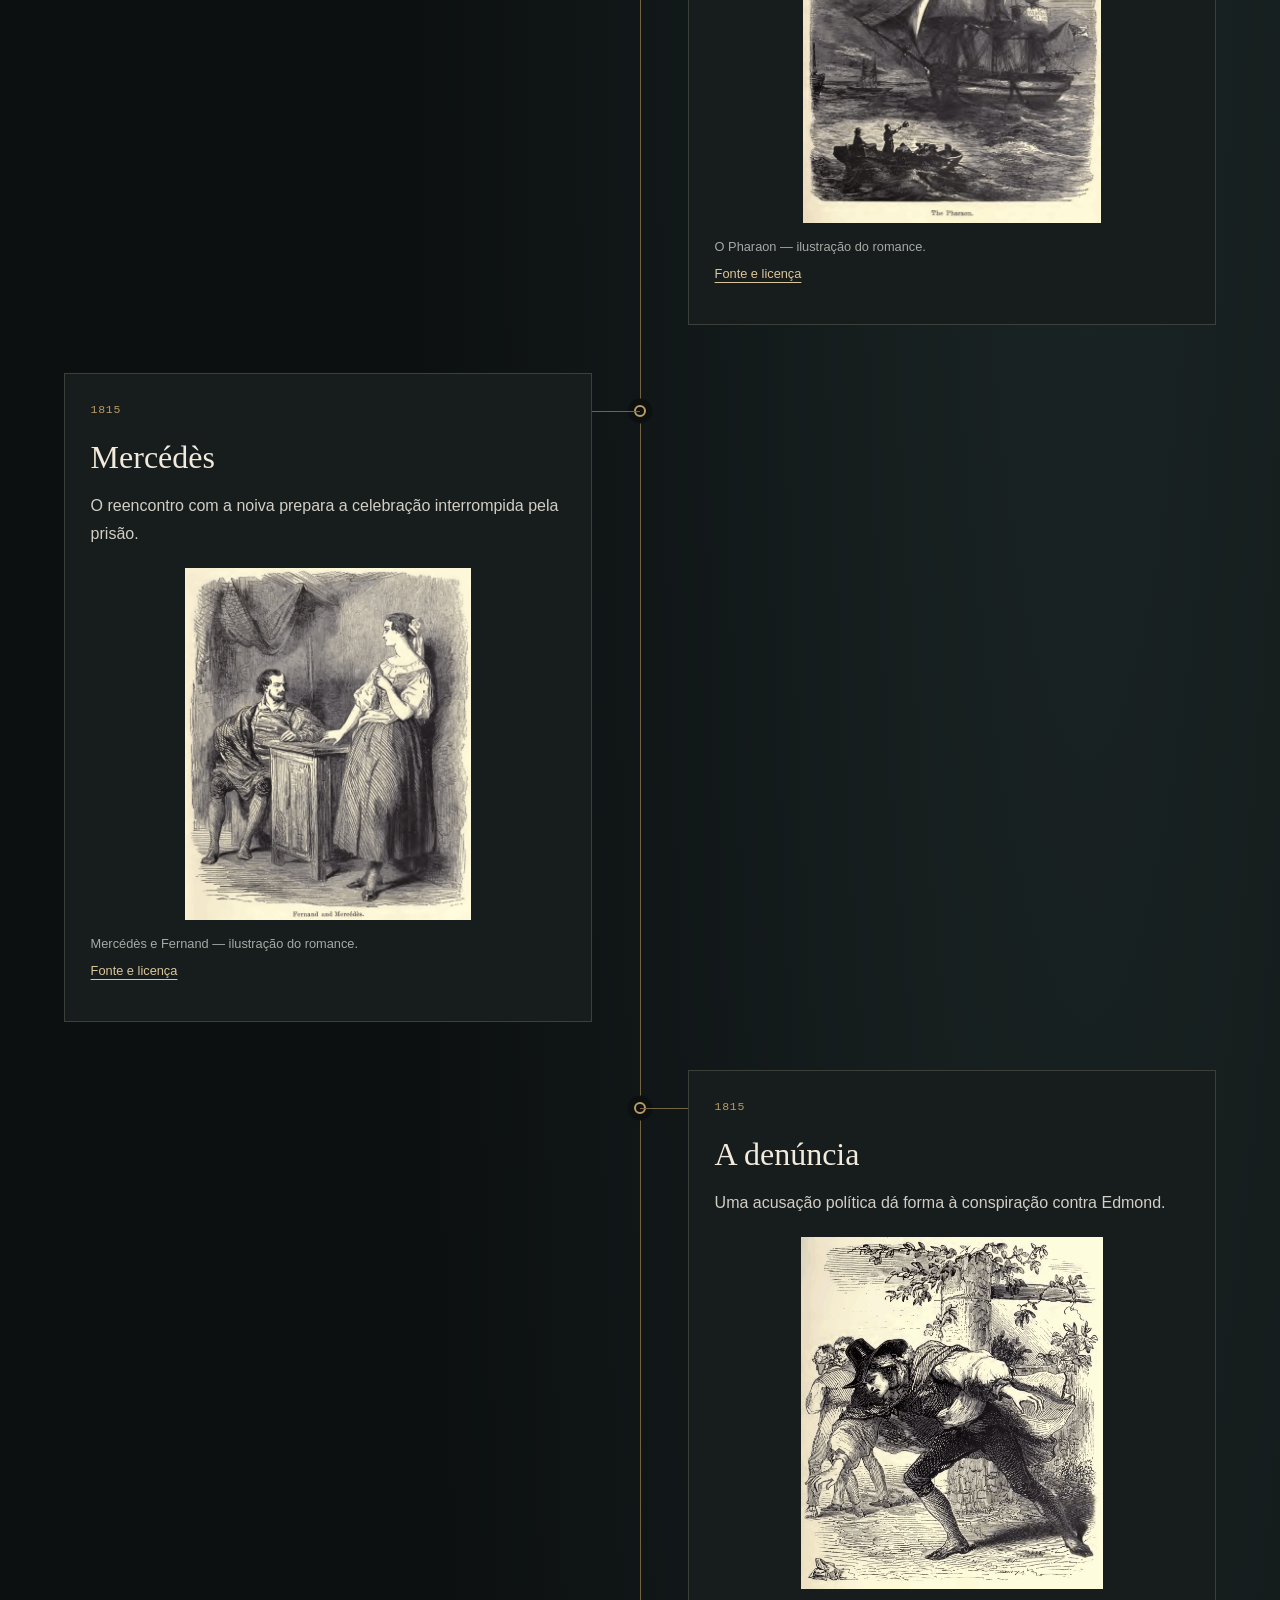
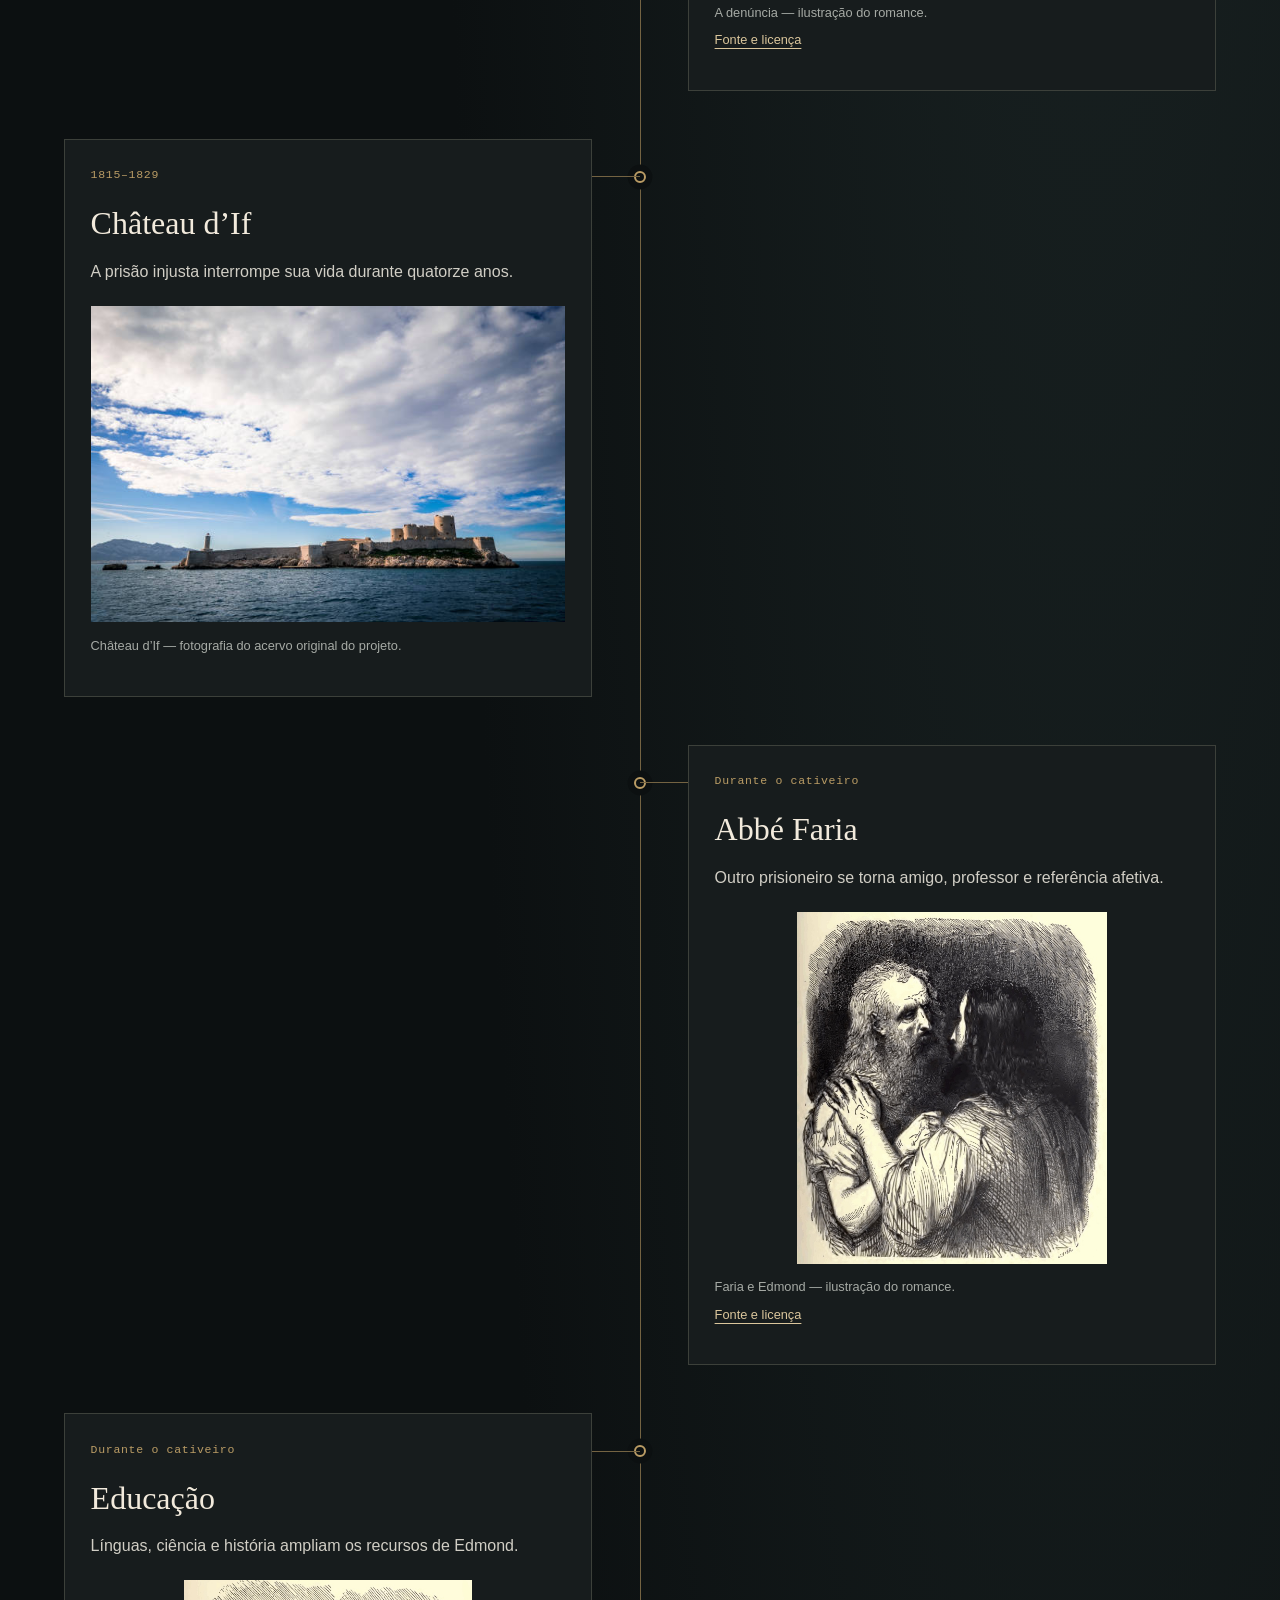
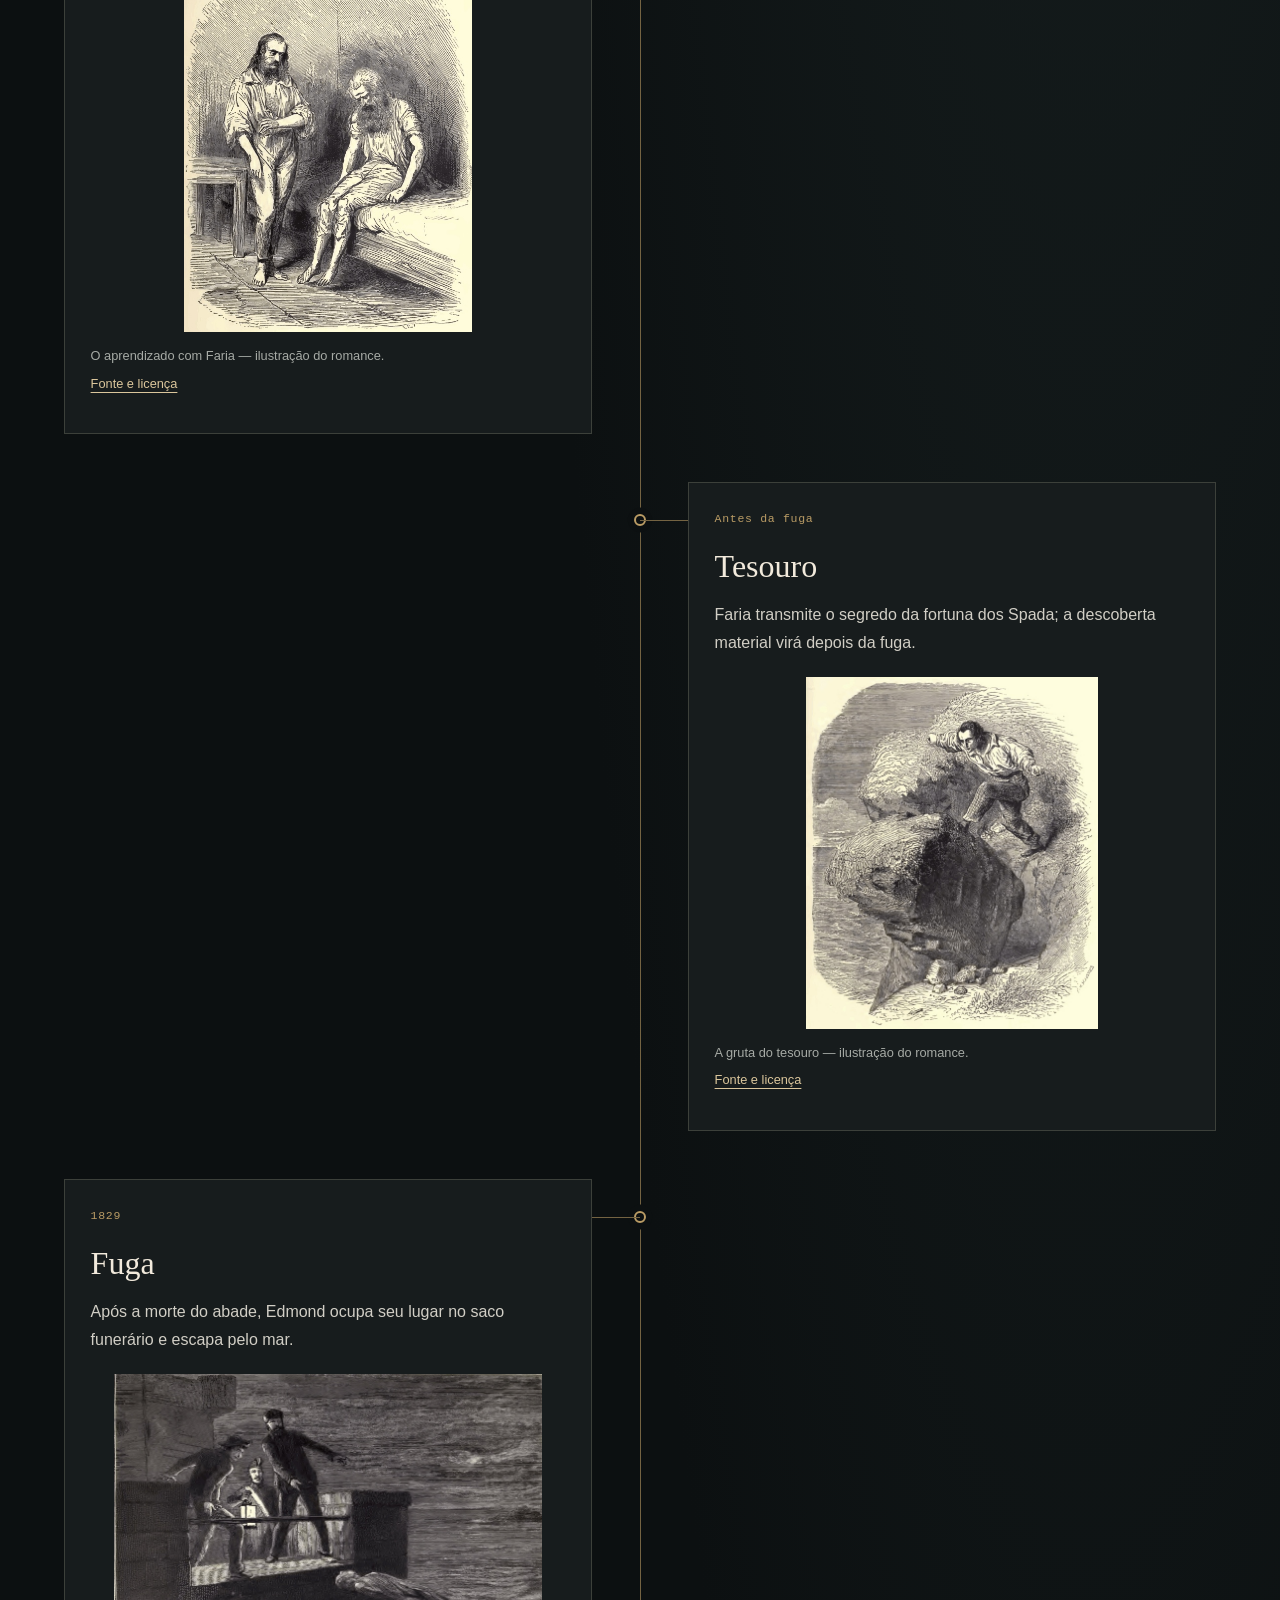
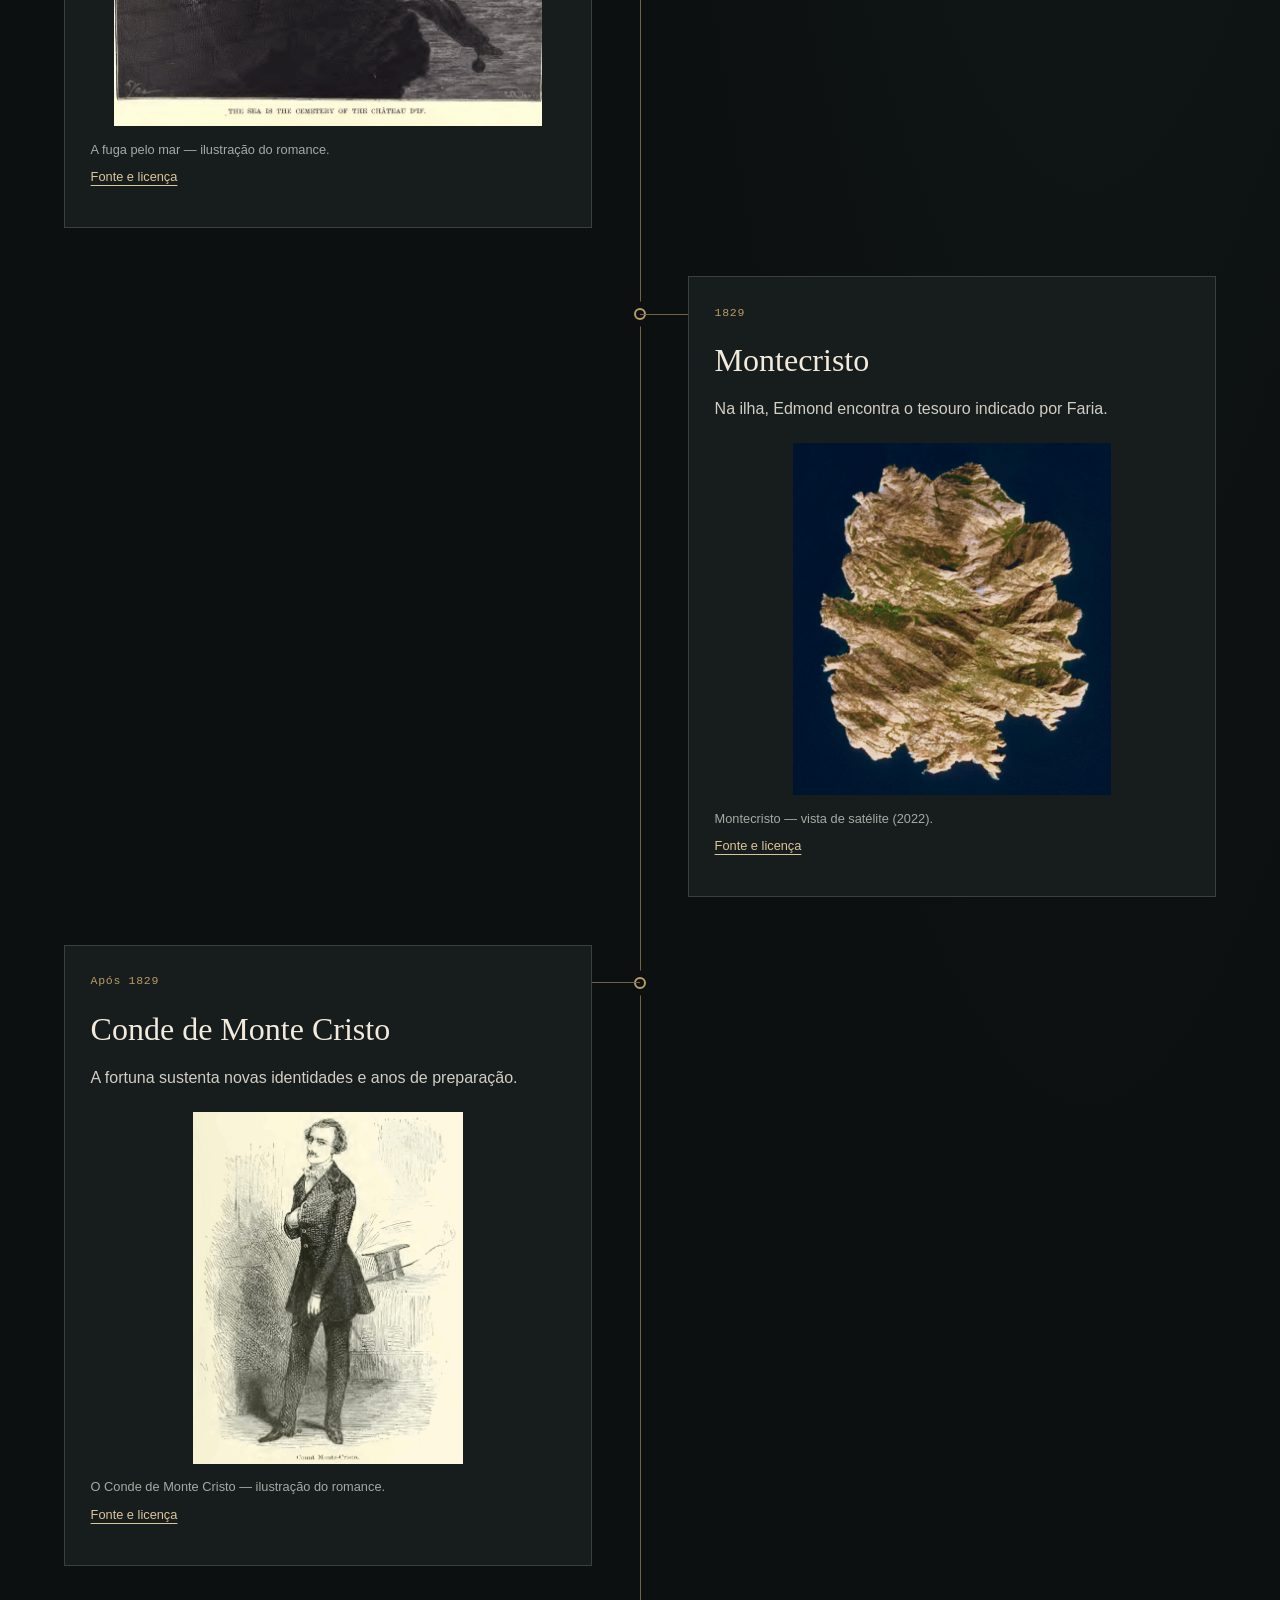
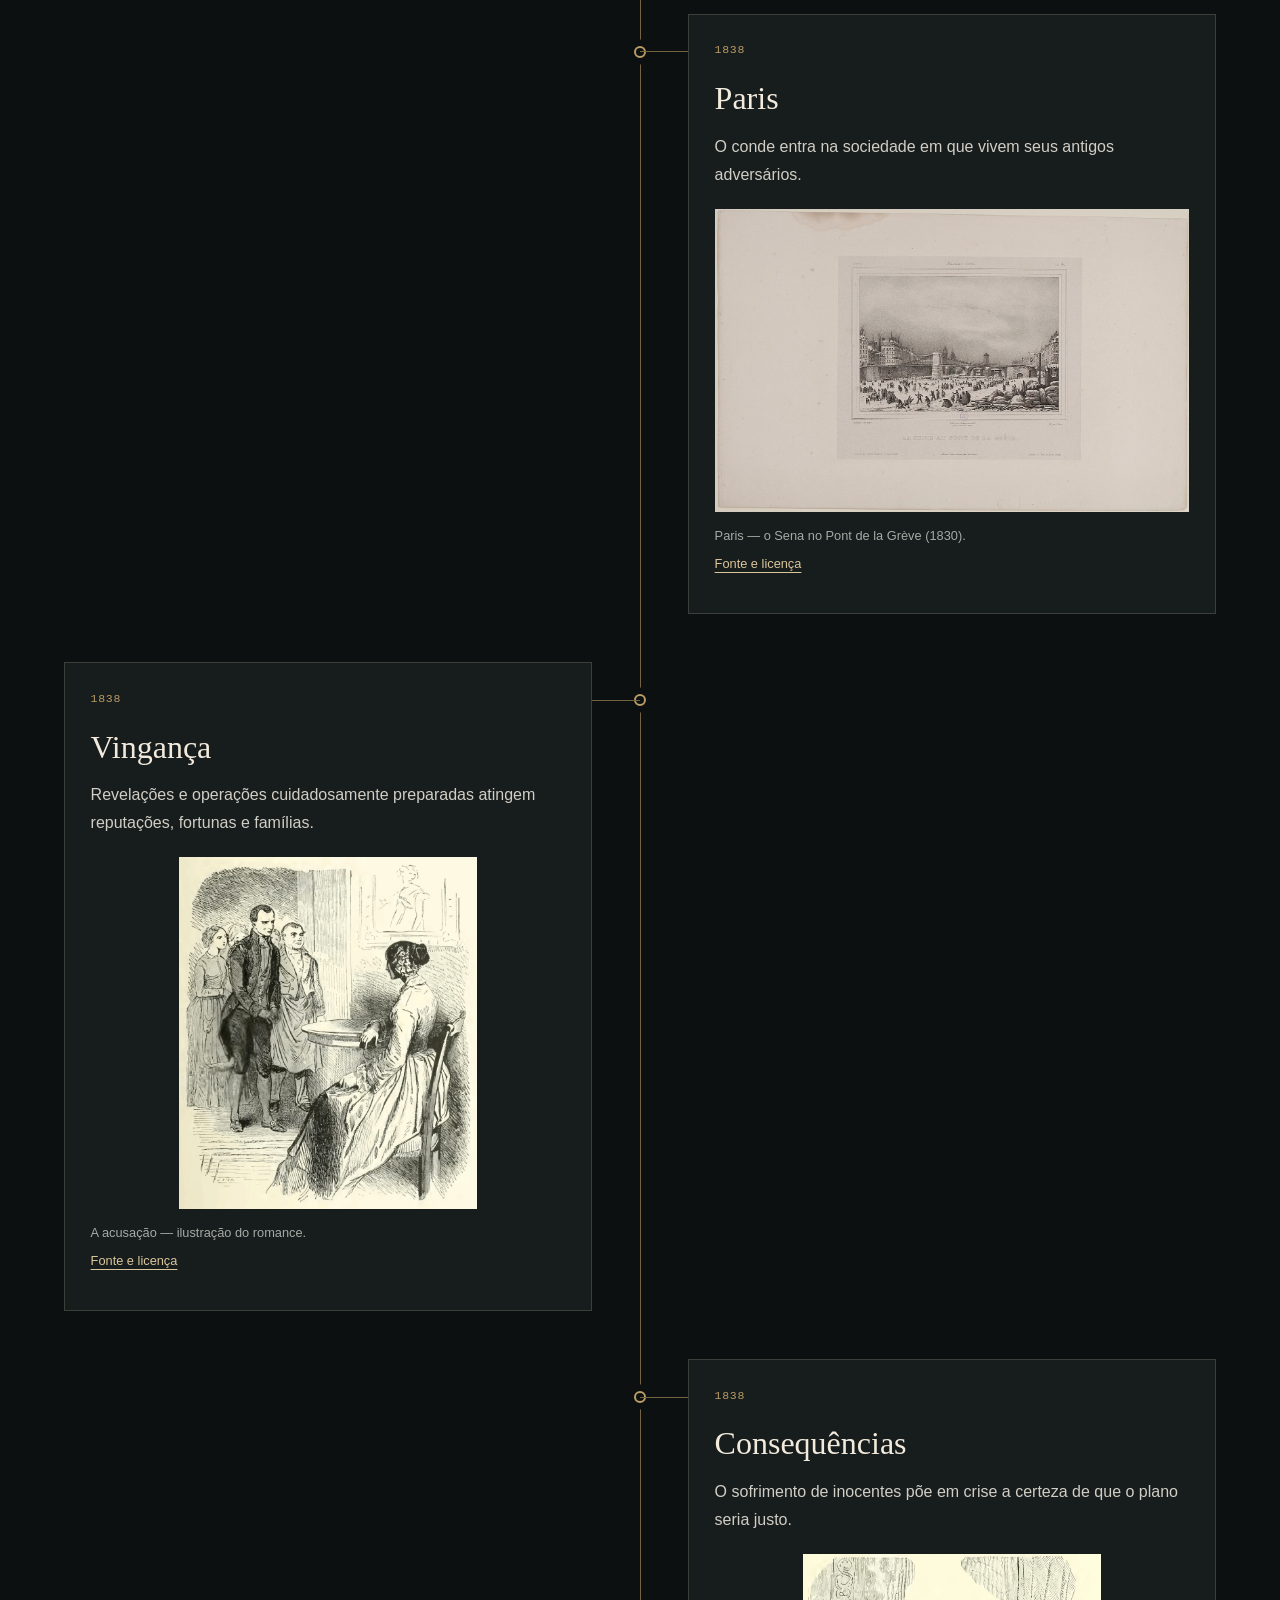
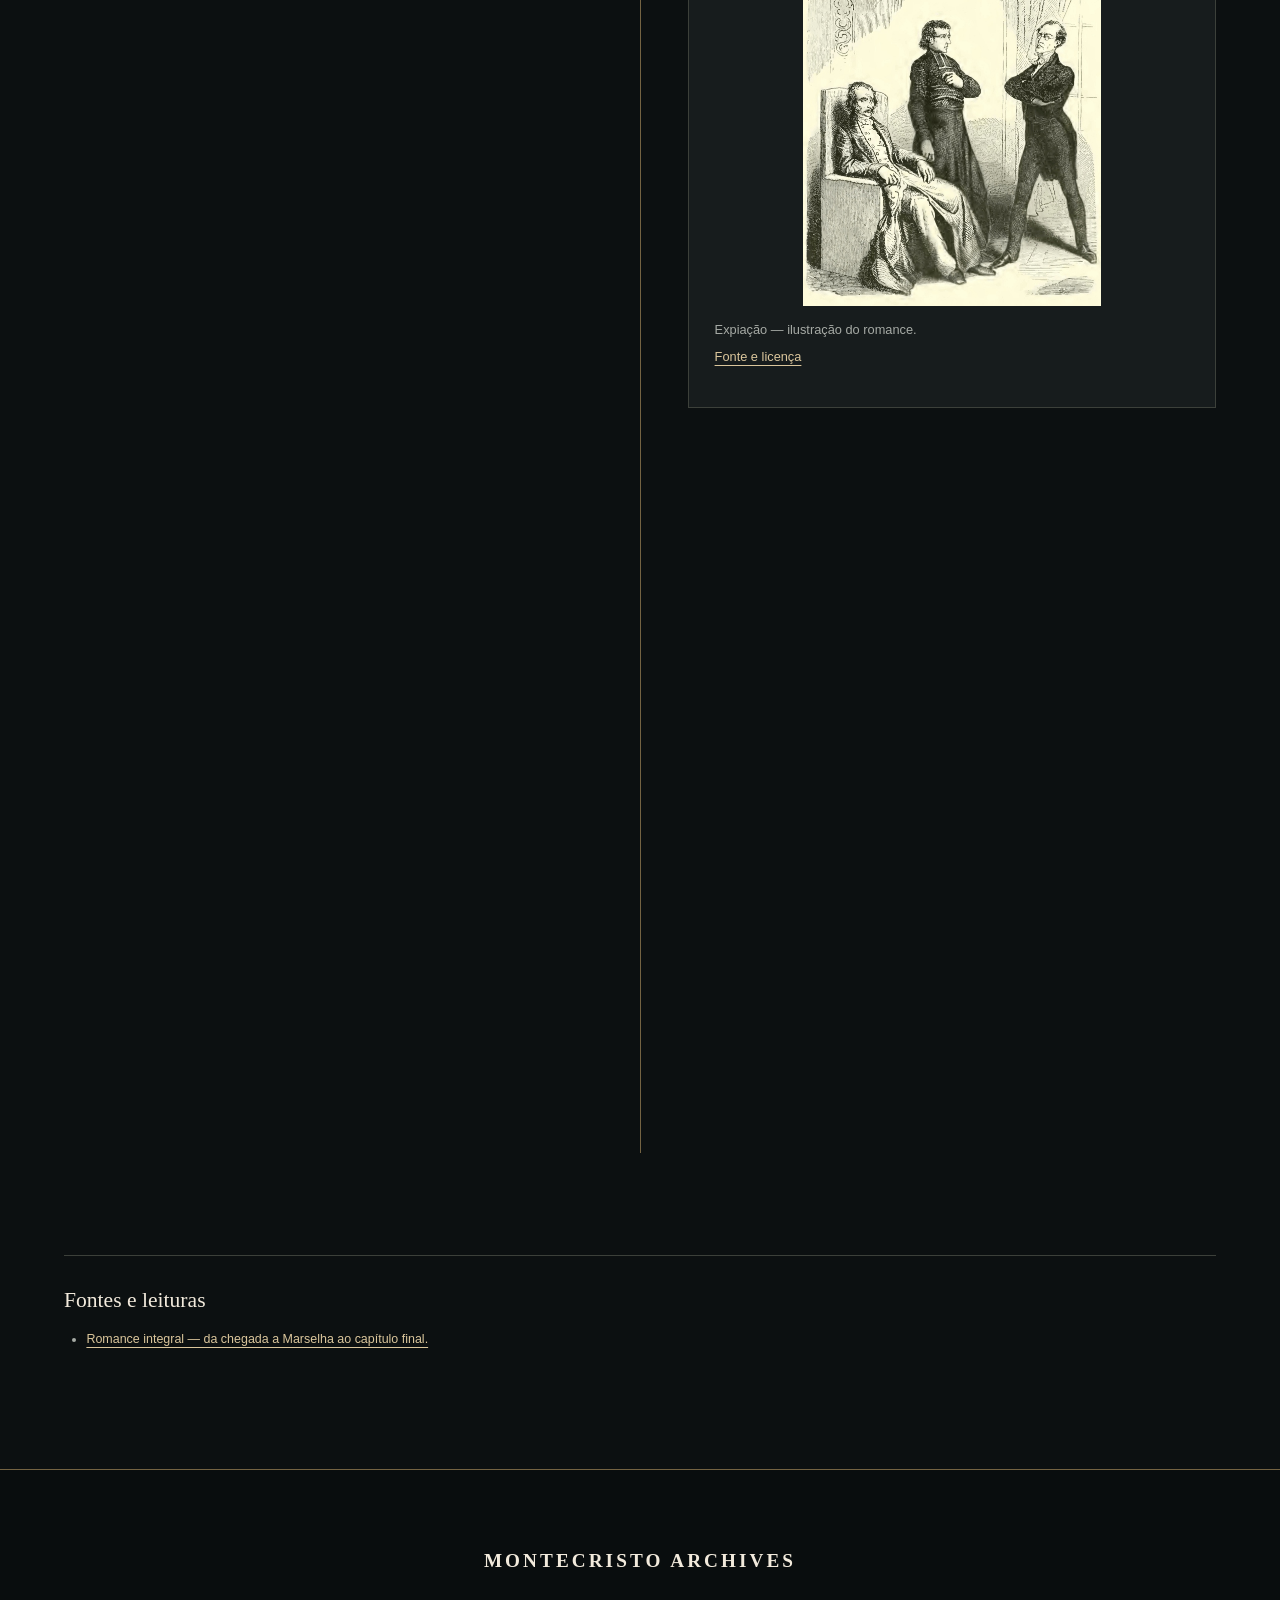
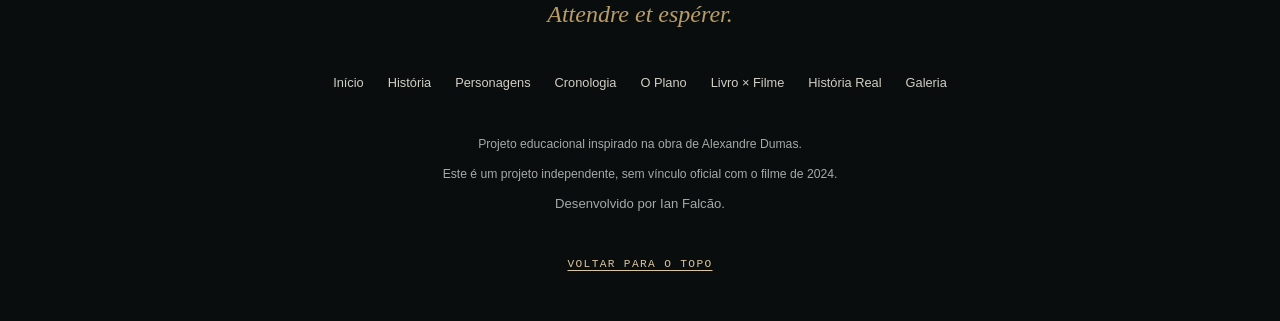
<file: html/main/timeline.html>
<!DOCTYPE html>
<html lang="pt-BR">
<head>
    <meta charset="UTF-8">
    <meta name="viewport" content="width=device-width, initial-scale=1.0">
    <meta name="author" content="Ian Falcao">
    <meta name="description" content="Acompanhe a cronologia de Edmond Dantès, de 1815 ao desfecho do romance.">
    <title>Cronologia | MonteCristo Archives</title>
    <link rel="stylesheet" href="../../css/style.css">
    <script src="../../js/main.js" defer></script>
</head>
<body id="top">
    <a class="skip-link" href="#conteudo">Pular para o conteúdo</a>

    <header class="site-header">
        <a class="site-logo" href="../../index.html" aria-label="MonteCristo Archives — Início">
            <span>MONTECRISTO</span><br>
            <span>ARCHIVES</span>
        </a>
        <button type="button" class="menu-toggle" data-menu-toggle
                aria-controls="menu-principal" aria-expanded="true" hidden>
            Menu principal
        </button>
        <nav id="menu-principal" aria-label="Navegação principal">
            <ul>
                <li><a href="../../index.html">Início</a></li>
                <li><a href="historia.html">História</a></li>
                <li><a href="personagens.html">Personagens</a></li>
                <li><a href="timeline.html" aria-current="page">Cronologia</a></li>
                <li><a href="vinganca.html">O Plano</a></li>
                <li><a href="livro-filme.html">Livro × Filme</a></li>
                <li><a href="historia-real.html">História Real</a></li>
                <li><a href="galeria.html">Galeria</a></li>
            </ul>
        </nav>
    </header>

    <main id="conteudo" tabindex="-1">
        <header class="page-intro">
            <p>Arquivo 03 · Ordem dos acontecimentos</p>
            <h1>Cronologia</h1>
            <p>Linha do tempo do romance. Períodos amplos evitam atribuir datas exatas a acontecimentos que aqui são resumidos.</p>
            <p><strong>Aviso:</strong> esta página revela acontecimentos e desfechos da história.</p>
        </header>

        <!-- A lista ordenada mantém a leitura vertical e cronológica sem CSS. -->
        <ol class="timeline">
            <li id="evento-01" class="timeline-event" data-animate="reveal" data-event="01">
                <article>
                    <p class="event-period">1815</p>
                    <h2>Edmond Dantès</h2>
                    <p>Um jovem marinheiro retorna a Marselha e reencontra seu pai.</p>
                    <figure class="archive-illustration">
                        <img src="../../img/edmond-dantes.jpg" alt="Gravura de Edmond jovem, de boné e camisa aberta, junto à amurada e às cordas de um navio." width="595" height="705" loading="lazy" decoding="async">
                        <figcaption>Edmond Dantès — ilustração do romance. <a class="image-credit" href="galeria.html#credito-gravuras">Fonte e licença</a></figcaption>
                    </figure>
                </article>
            </li>
            <li id="evento-02" class="timeline-event" data-animate="reveal" data-event="02">
                <article>
                    <p class="event-period">1815</p>
                    <h2>Pharaon</h2>
                    <p>A condução do navio após a morte do capitão revela sua competência e desperta inveja.</p>
                    <figure class="archive-illustration">
                        <img src="../../img/pharaon.jpg" alt="Gravura do navio Pharaon com velas e mastros altos, acompanhado por um pequeno barco a remo." width="602" height="713" loading="lazy" decoding="async">
                        <figcaption>O Pharaon — ilustração do romance. <a class="image-credit" href="galeria.html#credito-gravuras">Fonte e licença</a></figcaption>
                    </figure>
                </article>
            </li>
            <li id="evento-03" class="timeline-event" data-animate="reveal" data-event="03">
                <article>
                    <p class="event-period">1815</p>
                    <h2>Mercédès</h2>
                    <p>O reencontro com a noiva prepara a celebração interrompida pela prisão.</p>
                    <figure class="archive-illustration">
                        <img src="../../img/mercedes-fernand.jpg" alt="Gravura de Mercédès em pé junto a uma mesa, enquanto Fernand permanece sentado ao lado." width="586" height="720" loading="lazy" decoding="async">
                        <figcaption>Mercédès e Fernand — ilustração do romance. <a class="image-credit" href="galeria.html#credito-gravuras">Fonte e licença</a></figcaption>
                    </figure>
                </article>
            </li>
            <li id="evento-04" class="timeline-event" data-animate="reveal" data-event="04">
                <article>
                    <p class="event-period">1815</p>
                    <h2>A denúncia</h2>
                    <p>Uma acusação política dá forma à conspiração contra Edmond.</p>
                    <figure class="archive-illustration">
                        <img src="../../img/denuncia.jpg" alt="Gravura de um homem inclinado em direção a um papel no chão, com dois homens ao fundo." width="592" height="691" loading="lazy" decoding="async">
                        <figcaption>A denúncia — ilustração do romance. <a class="image-credit" href="galeria.html#credito-gravuras">Fonte e licença</a></figcaption>
                    </figure>
                </article>
            </li>
            <li id="evento-05" class="timeline-event" data-animate="reveal" data-event="05">
                <article>
                    <p class="event-period">1815–1829</p>
                    <h2>Château d’If</h2>
                    <p>A prisão injusta interrompe sua vida durante quatorze anos.</p>
                    <figure class="archive-illustration">
                        <img src="../../img/castle_chateue.jpg" alt="Fortaleza do Château d’If sobre uma ilha rochosa, cercada pelo mar." width="612" height="408" loading="lazy" decoding="async">
                        <figcaption>Château d’If — fotografia do acervo original do projeto.</figcaption>
                    </figure>
                </article>
            </li>
            <li id="evento-06" class="timeline-event" data-animate="reveal" data-event="06">
                <article>
                    <p class="event-period">Durante o cativeiro</p>
                    <h2>Abbé Faria</h2>
                    <p>Outro prisioneiro se torna amigo, professor e referência afetiva.</p>
                    <figure class="archive-illustration">
                        <img src="../../img/faria-edmond.jpg" alt="Gravura de Edmond e do abade Faria, ambos com barba, conversando de perto na prisão." width="595" height="676" loading="lazy" decoding="async">
                        <figcaption>Faria e Edmond — ilustração do romance. <a class="image-credit" href="galeria.html#credito-gravuras">Fonte e licença</a></figcaption>
                    </figure>
                </article>
            </li>
            <li id="evento-07" class="timeline-event" data-animate="reveal" data-event="07">
                <article>
                    <p class="event-period">Durante o cativeiro</p>
                    <h2>Educação</h2>
                    <p>Línguas, ciência e história ampliam os recursos de Edmond.</p>
                    <figure class="archive-illustration">
                        <img src="../../img/educacao-faria.jpg" alt="Gravura dos dois prisioneiros em uma cela: um está sentado, enquanto o outro permanece em pé." width="568" height="692" loading="lazy" decoding="async">
                        <figcaption>O aprendizado com Faria — ilustração do romance. <a class="image-credit" href="galeria.html#credito-gravuras">Fonte e licença</a></figcaption>
                    </figure>
                </article>
            </li>
            <li id="evento-08" class="timeline-event" data-animate="reveal" data-event="08">
                <article>
                    <p class="event-period">Antes da fuga</p>
                    <h2>Tesouro</h2>
                    <p>Faria transmite o segredo da fortuna dos Spada; a descoberta material virá depois da fuga.</p>
                    <figure class="archive-illustration">
                        <img src="../../img/gruta-tesouro.jpg" alt="Gravura de Edmond explorando uma gruta rochosa, com um braço erguido junto à parede." width="588" height="708" loading="lazy" decoding="async">
                        <figcaption>A gruta do tesouro — ilustração do romance. <a class="image-credit" href="galeria.html#credito-gravuras">Fonte e licença</a></figcaption>
                    </figure>
                </article>
            </li>
            <li id="evento-09" class="timeline-event" data-animate="reveal" data-event="09">
                <article>
                    <p class="event-period">1829</p>
                    <h2>Fuga</h2>
                    <p>Após a morte do abade, Edmond ocupa seu lugar no saco funerário e escapa pelo mar.</p>
                    <figure class="archive-illustration">
                        <img src="../../img/fuga-chateau-if.jpg" alt="Gravura noturna de guardas lançando um saco funerário das rochas do Château d’If em direção ao mar." width="865" height="713" loading="lazy" decoding="async">
                        <figcaption>A fuga pelo mar — ilustração do romance. <a class="image-credit" href="galeria.html#credito-gravuras">Fonte e licença</a></figcaption>
                    </figure>
                </article>
            </li>
            <li id="evento-10" class="timeline-event" data-animate="reveal" data-event="10">
                <article>
                    <p class="event-period">1829</p>
                    <h2>Montecristo</h2>
                    <p>Na ilha, Edmond encontra o tesouro indicado por Faria.</p>
                    <figure class="archive-illustration">
                        <img src="../../img/montecristo-satelite.jpg" alt="Ilha rochosa de Montecristo vista de cima, cercada pelas águas azuis do Mediterrâneo." width="1703" height="1880" loading="lazy" decoding="async">
                        <figcaption>Montecristo — vista de satélite (2022). <a class="image-credit" href="galeria.html#credito-montecristo">Fonte e licença</a></figcaption>
                    </figure>
                </article>
            </li>
            <li id="evento-11" class="timeline-event" data-animate="reveal" data-event="11">
                <article>
                    <p class="event-period">Após 1829</p>
                    <h2>Conde de Monte Cristo</h2>
                    <p>A fortuna sustenta novas identidades e anos de preparação.</p>
                    <figure class="archive-illustration">
                        <img src="../../img/conde-gravura.jpg" alt="Gravura do conde de pé, com casaco elegante e bengala, ao lado de uma mesa com cartola." width="545" height="710" loading="lazy" decoding="async">
                        <figcaption>O Conde de Monte Cristo — ilustração do romance. <a class="image-credit" href="galeria.html#credito-gravuras">Fonte e licença</a></figcaption>
                    </figure>
                </article>
            </li>
            <li id="evento-12" class="timeline-event" data-animate="reveal" data-event="12">
                <article>
                    <p class="event-period">1838</p>
                    <h2>Paris</h2>
                    <p>O conde entra na sociedade em que vivem seus antigos adversários.</p>
                    <figure class="archive-illustration">
                        <img src="../../img/paris-seine-1830.jpg" alt="Litografia de Paris com uma multidão sobre o Sena congelado, uma ponte e edifícios ao fundo." width="1280" height="819" loading="lazy" decoding="async">
                        <figcaption>Paris — o Sena no Pont de la Grève (1830). <a class="image-credit" href="galeria.html#credito-paris">Fonte e licença</a></figcaption>
                    </figure>
                </article>
            </li>
            <li id="evento-13" class="timeline-event" data-animate="reveal" data-event="13">
                <article>
                    <p class="event-period">1838</p>
                    <h2>Vingança</h2>
                    <p>Revelações e operações cuidadosamente preparadas atingem reputações, fortunas e famílias.</p>
                    <figure class="archive-illustration">
                        <img src="../../img/acusacao-gravura.jpg" alt="Gravura de uma mulher sentada diante de homens em um salão, na ilustração do capítulo A acusação." width="440" height="518" loading="lazy" decoding="async">
                        <figcaption>A acusação — ilustração do romance. <a class="image-credit" href="galeria.html#credito-gravuras">Fonte e licença</a></figcaption>
                    </figure>
                </article>
            </li>
            <li id="evento-14" class="timeline-event" data-animate="reveal" data-event="14">
                <article>
                    <p class="event-period">1838</p>
                    <h2>Consequências</h2>
                    <p>O sofrimento de inocentes põe em crise a certeza de que o plano seria justo.</p>
                    <figure class="archive-illustration">
                        <img src="../../img/consequencias-gravura.jpg" alt="Gravura de três homens em um aposento: um sentado e dois em pé, na ilustração do capítulo Expiação." width="594" height="701" loading="lazy" decoding="async">
                        <figcaption>Expiação — ilustração do romance. <a class="image-credit" href="galeria.html#credito-gravuras">Fonte e licença</a></figcaption>
                    </figure>
                </article>
            </li>
            <li id="evento-15" class="timeline-event" data-animate="reveal" data-event="15">
                <article>
                    <p class="event-period">Desfecho do romance</p>
                    <h2>Esperar e ter esperança</h2>
                    <p>A reunião de Valentine e Maximilien e a partida de Edmond abrem a possibilidade de recomeçar.</p>
                    <figure class="archive-illustration">
                        <img src="../../img/esperanca-gravura.jpg" alt="Gravura de um casal junto ao mar recebendo uma carta de um homem que segura o chapéu." width="618" height="696" loading="lazy" decoding="async">
                        <figcaption>Reencontro e esperança — ilustração do capítulo final. <a class="image-credit" href="galeria.html#credito-gravuras">Fonte e licença</a></figcaption>
                    </figure>
                </article>
            </li>
        </ol>

        <aside class="sources" aria-labelledby="fontes-titulo">
            <h2 id="fontes-titulo">Fontes e leituras</h2>
            <ul>
                <li><a href="https://www.gutenberg.org/files/1184/1184-h/1184-h.htm">Romance integral — da chegada a Marselha ao capítulo final.</a></li>
            </ul>
        </aside>
    </main>

    <!-- Rodapé compartilhado por todas as páginas. -->
    <footer class="site-footer">
        <p><strong>MONTECRISTO ARCHIVES</strong></p>
        <p lang="fr">Attendre et espérer.</p>
        <nav aria-label="Links rápidos">
            <ul>
                <li><a href="../../index.html">Início</a></li>
                <li><a href="historia.html">História</a></li>
                <li><a href="personagens.html">Personagens</a></li>
                <li><a href="timeline.html">Cronologia</a></li>
                <li><a href="vinganca.html">O Plano</a></li>
                <li><a href="livro-filme.html">Livro × Filme</a></li>
                <li><a href="historia-real.html">História Real</a></li>
                <li><a href="galeria.html">Galeria</a></li>
            </ul>
        </nav>
        <p>Projeto educacional inspirado na obra de Alexandre Dumas.</p>
        <p>Este é um projeto independente, sem vínculo oficial com o filme de 2024.</p>
        <p><small>Desenvolvido por Ian Falcão.</small></p>
        <a href="#top">Voltar para o topo</a>
    </footer>
</body>
</html>
</file>
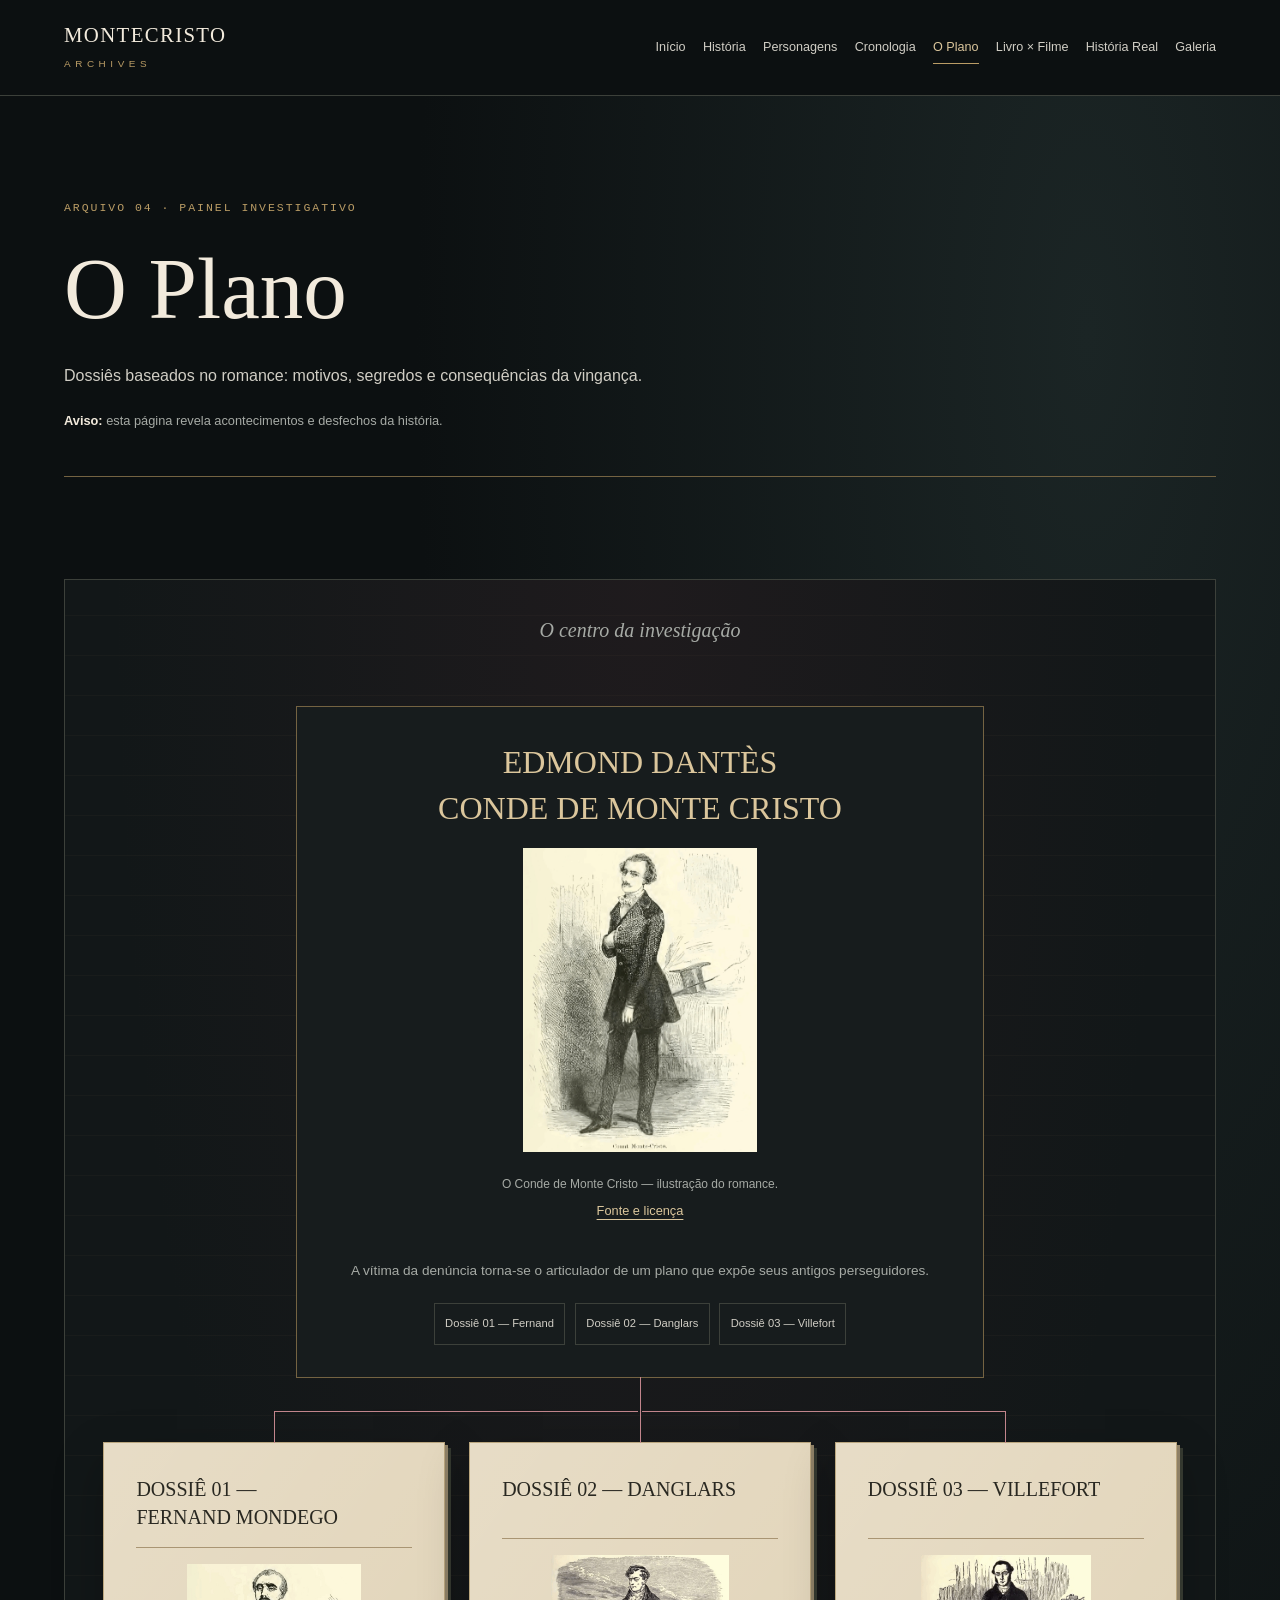
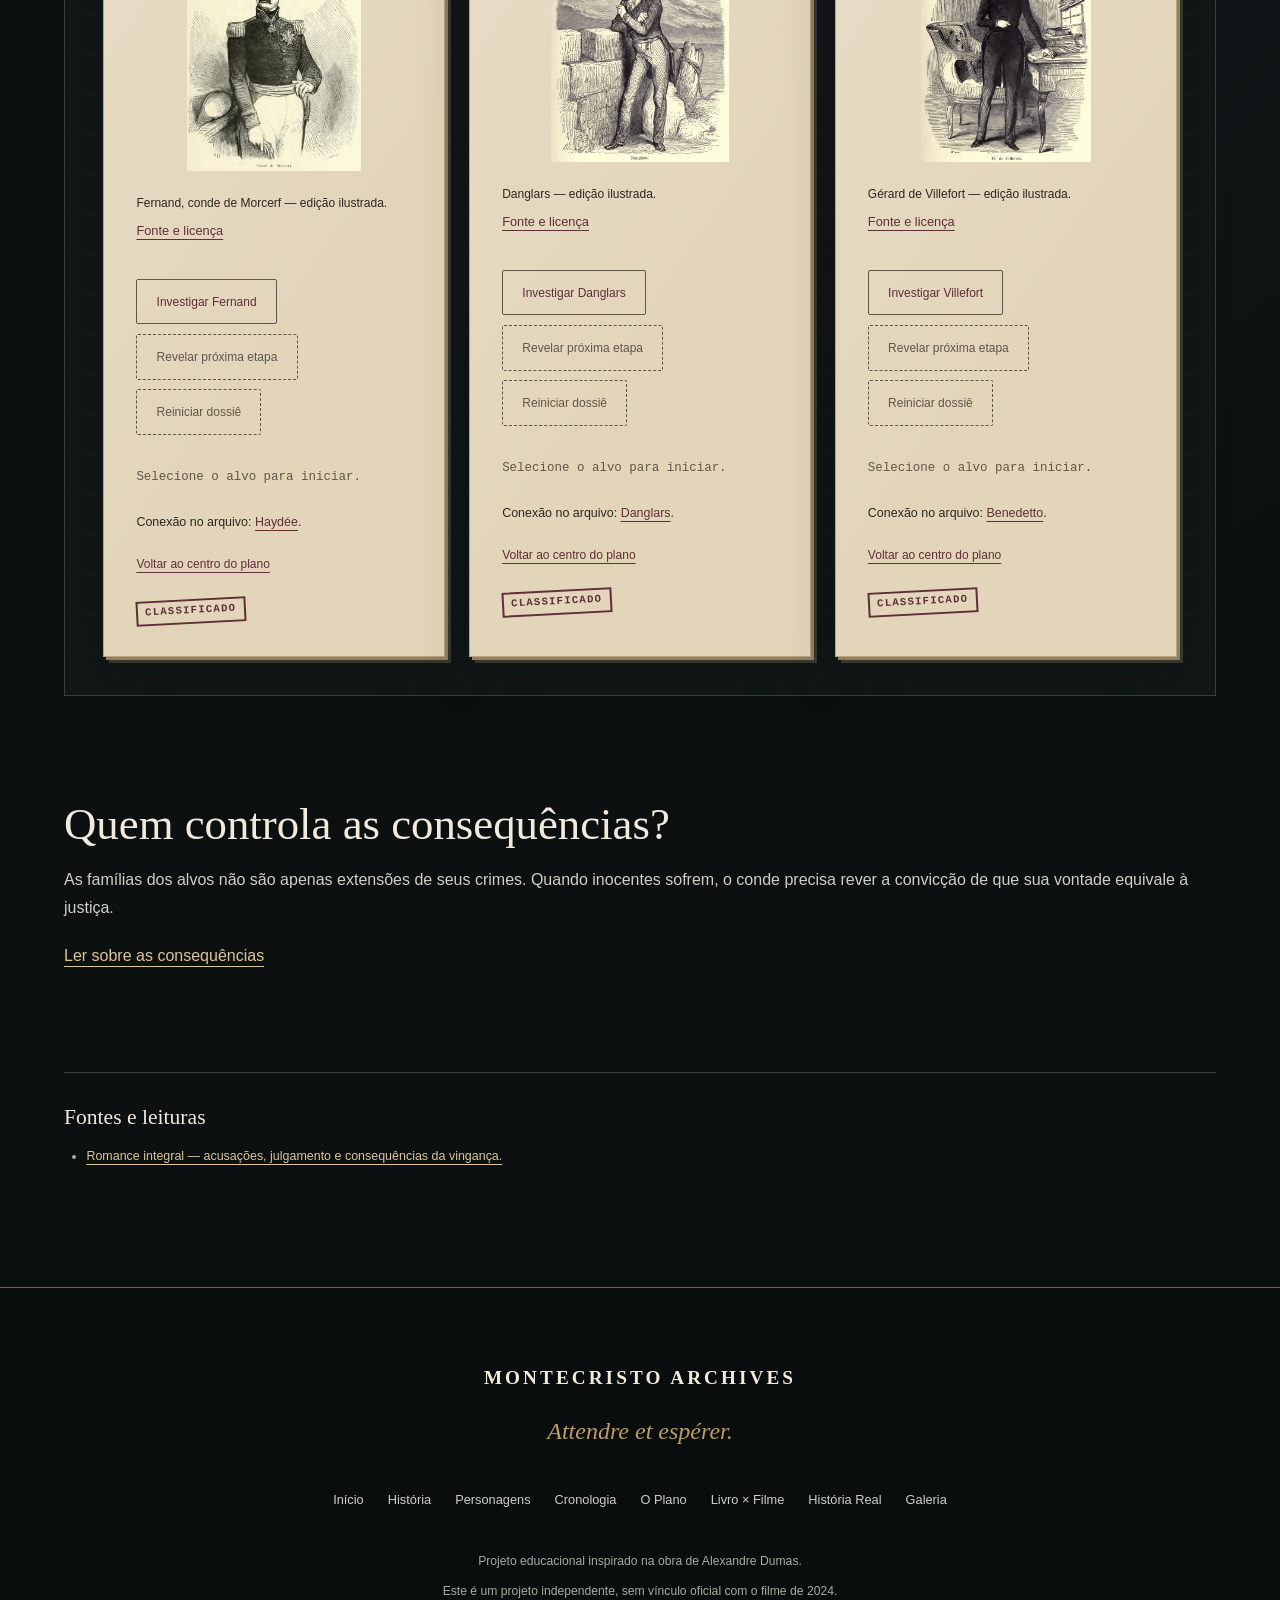
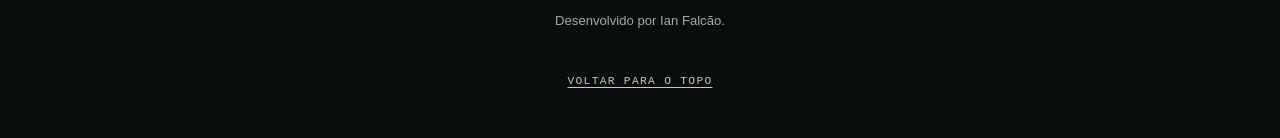
<file: html/main/vinganca.html>
<!DOCTYPE html>
<html lang="pt-BR">
<head>
    <meta charset="UTF-8">
    <meta name="viewport" content="width=device-width, initial-scale=1.0">
    <meta name="author" content="Ian Falcao">
    <meta name="description" content="Um painel de investigação com os dossiês de Fernand, Danglars e Villefort.">
    <title>O Plano | MonteCristo Archives</title>
    <link rel="stylesheet" href="../../css/style.css">
    <script src="../../js/main.js" defer></script>
</head>
<body id="top">
    <a class="skip-link" href="#conteudo">Pular para o conteúdo</a>

    <header class="site-header">
        <a class="site-logo" href="../../index.html" aria-label="MonteCristo Archives — Início">
            <span>MONTECRISTO</span><br>
            <span>ARCHIVES</span>
        </a>
        <button type="button" class="menu-toggle" data-menu-toggle
                aria-controls="menu-principal" aria-expanded="true" hidden>
            Menu principal
        </button>
        <nav id="menu-principal" aria-label="Navegação principal">
            <ul>
                <li><a href="../../index.html">Início</a></li>
                <li><a href="historia.html">História</a></li>
                <li><a href="personagens.html">Personagens</a></li>
                <li><a href="timeline.html">Cronologia</a></li>
                <li><a href="vinganca.html" aria-current="page">O Plano</a></li>
                <li><a href="livro-filme.html">Livro × Filme</a></li>
                <li><a href="historia-real.html">História Real</a></li>
                <li><a href="galeria.html">Galeria</a></li>
            </ul>
        </nav>
    </header>

    <main id="conteudo" tabindex="-1">
        <header class="page-intro">
            <p>Arquivo 04 · Painel investigativo</p>
            <h1>O Plano</h1>
            <p>Dossiês baseados no romance: motivos, segredos e consequências da vingança.</p>
            <p><strong>Aviso:</strong> esta página revela acontecimentos e desfechos da história.</p>
        </header>
        <section class="investigation-board" aria-labelledby="painel-titulo">
            <h2 id="painel-titulo">O centro da investigação</h2>
            <article id="edmond-central" class="dossier-center" data-node="edmond">
                <h3>EDMOND DANTÈS<br>CONDE DE MONTE CRISTO</h3>
                <figure class="archive-illustration">
                    <img src="../../img/conde-gravura.jpg" alt="Gravura do conde de pé, com casaco elegante e bengala, ao lado de uma mesa com cartola." width="545" height="710" loading="lazy" decoding="async">
                    <figcaption>O Conde de Monte Cristo — ilustração do romance. <a class="image-credit" href="galeria.html#credito-gravuras">Fonte e licença</a></figcaption>
                </figure>
                <p>A vítima da denúncia torna-se o articulador de um plano que expõe seus antigos perseguidores.</p>
                <nav aria-label="Alvos do plano">
                    <ul>
                        <li><a href="#dossie-fernand">Dossiê 01 — Fernand</a></li>
                        <li><a href="#dossie-danglars">Dossiê 02 — Danglars</a></li>
                        <li><a href="#dossie-villefort">Dossiê 03 — Villefort</a></li>
                    </ul>
                </nav>
            </article>
            <article id="dossie-fernand" class="dossier" data-node="fernand" data-source="edmond-central" data-target="dossie-fernand">
                <h3>DOSSIÊ 01 — FERNAND MONDEGO</h3>
                <figure class="archive-illustration">
                    <img src="../../img/fernand-gravura.jpg" alt="Gravura de Fernand com uniforme militar, medalhas e chapéu apoiado ao lado." width="574" height="682" loading="lazy" decoding="async">
                    <figcaption>Fernand, conde de Morcerf — edição ilustrada. <a class="image-credit" href="galeria.html#credito-gravuras">Fonte e licença</a></figcaption>
                </figure>
                <div class="dossier-controls" data-dossier-controls hidden>
                    <button type="button" data-select-dossier="fernand" aria-controls="etapas-fernand" aria-expanded="false">Investigar Fernand</button>
                    <button type="button" data-dossier-next aria-controls="etapas-fernand" disabled>Revelar próxima etapa</button>
                    <button type="button" data-dossier-reset disabled>Reiniciar dossiê</button>
                    <p role="status" data-dossier-status>Selecione o alvo para iniciar.</p>
                </div>
                <dl id="etapas-fernand">
                    <div data-dossier-step>
                        <dt>Crime</dt>
                        <dd>Traição motivada pelo ciúme e por Mercédès.</dd>
                    </div>
                    <div data-dossier-step>
                        <dt>Segredo</dt>
                        <dd>A traição a Ali Pasha de Janina e a venda de Haydée e de sua mãe.</dd>
                    </div>
                    <div data-dossier-step>
                        <dt>Elemento utilizado por Monte Cristo</dt>
                        <dd>Haydée: seu testemunho revela o passado de Fernand.</dd>
                    </div>
                    <div data-dossier-step>
                        <dt>Consequência</dt>
                        <dd>Destruição de sua reputação e ruptura familiar; Fernand se suicida.</dd>
                    </div>
                </dl>
                <p>Conexão no arquivo: <a href="personagens.html#haydee">Haydée</a>.</p>
                <a href="#edmond-central">Voltar ao centro do plano</a>
            </article>
            <article id="dossie-danglars" class="dossier" data-node="danglars" data-source="edmond-central" data-target="dossie-danglars">
                <h3>DOSSIÊ 02 — DANGLARS</h3>
                <figure class="archive-illustration">
                    <img src="../../img/danglars-gravura.jpg" alt="Gravura de Danglars de braços cruzados, apoiado em um muro, diante do mar." width="600" height="698" loading="lazy" decoding="async">
                    <figcaption>Danglars — edição ilustrada. <a class="image-credit" href="galeria.html#credito-gravuras">Fonte e licença</a></figcaption>
                </figure>
                <div class="dossier-controls" data-dossier-controls hidden>
                    <button type="button" data-select-dossier="danglars" aria-controls="etapas-danglars" aria-expanded="false">Investigar Danglars</button>
                    <button type="button" data-dossier-next aria-controls="etapas-danglars" disabled>Revelar próxima etapa</button>
                    <button type="button" data-dossier-reset disabled>Reiniciar dossiê</button>
                    <p role="status" data-dossier-status>Selecione o alvo para iniciar.</p>
                </div>
                <dl id="etapas-danglars">
                    <div data-dossier-step>
                        <dt>Crime</dt>
                        <dd>Participação na denúncia contra Edmond.</dd>
                    </div>
                    <div data-dossier-step>
                        <dt>Fraqueza</dt>
                        <dd>Ganância.</dd>
                    </div>
                    <div data-dossier-step>
                        <dt>Elemento utilizado por Monte Cristo</dt>
                        <dd>Dinheiro, crédito e manipulação financeira.</dd>
                    </div>
                    <div data-dossier-step>
                        <dt>Consequência</dt>
                        <dd>Ruína financeira; Edmond acaba por poupar sua vida.</dd>
                    </div>
                </dl>
                <p>Conexão no arquivo: <a href="personagens.html#danglars">Danglars</a>.</p>
                <a href="#edmond-central">Voltar ao centro do plano</a>
            </article>
            <article id="dossie-villefort" class="dossier" data-node="villefort" data-source="edmond-central" data-target="dossie-villefort">
                <h3>DOSSIÊ 03 — VILLEFORT</h3>
                <figure class="archive-illustration">
                    <img src="../../img/villefort-gravura.jpg" alt="Gravura de Villefort de pé, com roupa escura, ao lado de uma mesa coberta de livros e documentos." width="569" height="694" loading="lazy" decoding="async">
                    <figcaption>Gérard de Villefort — edição ilustrada. <a class="image-credit" href="galeria.html#credito-gravuras">Fonte e licença</a></figcaption>
                </figure>
                <div class="dossier-controls" data-dossier-controls hidden>
                    <button type="button" data-select-dossier="villefort" aria-controls="etapas-villefort" aria-expanded="false">Investigar Villefort</button>
                    <button type="button" data-dossier-next aria-controls="etapas-villefort" disabled>Revelar próxima etapa</button>
                    <button type="button" data-dossier-reset disabled>Reiniciar dossiê</button>
                    <p role="status" data-dossier-status>Selecione o alvo para iniciar.</p>
                </div>
                <dl id="etapas-villefort">
                    <div data-dossier-step>
                        <dt>Crime</dt>
                        <dd>Mandar encarcerar Edmond para proteger sua carreira e ocultar o vínculo de seu pai com o bonapartismo.</dd>
                    </div>
                    <div data-dossier-step>
                        <dt>Fraqueza</dt>
                        <dd>Segredos familiares.</dd>
                    </div>
                    <div data-dossier-step>
                        <dt>Elemento utilizado por Monte Cristo</dt>
                        <dd>Benedetto e a revelação do passado de Villefort.</dd>
                    </div>
                    <div data-dossier-step>
                        <dt>Consequência</dt>
                        <dd>Destruição familiar e colapso psicológico.</dd>
                    </div>
                </dl>
                <p>Conexão no arquivo: <a href="personagens.html#benedetto">Benedetto</a>.</p>
                <a href="#edmond-central">Voltar ao centro do plano</a>
            </article>
        </section>
        <section aria-labelledby="limites-titulo">
            <h2 id="limites-titulo">Quem controla as consequências?</h2>
            <p>As famílias dos alvos não são apenas extensões de seus crimes. Quando inocentes sofrem, o conde precisa rever a convicção de que sua vontade equivale à justiça.</p>
            <a href="historia.html#consequencias">Ler sobre as consequências</a>
        </section>

        <aside class="sources" aria-labelledby="fontes-titulo">
            <h2 id="fontes-titulo">Fontes e leituras</h2>
            <ul>
                <li><a href="https://www.gutenberg.org/files/1184/1184-h/1184-h.htm">Romance integral — acusações, julgamento e consequências da vingança.</a></li>
            </ul>
        </aside>
    </main>

    <!-- Rodapé compartilhado por todas as páginas. -->
    <footer class="site-footer">
        <p><strong>MONTECRISTO ARCHIVES</strong></p>
        <p lang="fr">Attendre et espérer.</p>
        <nav aria-label="Links rápidos">
            <ul>
                <li><a href="../../index.html">Início</a></li>
                <li><a href="historia.html">História</a></li>
                <li><a href="personagens.html">Personagens</a></li>
                <li><a href="timeline.html">Cronologia</a></li>
                <li><a href="vinganca.html">O Plano</a></li>
                <li><a href="livro-filme.html">Livro × Filme</a></li>
                <li><a href="historia-real.html">História Real</a></li>
                <li><a href="galeria.html">Galeria</a></li>
            </ul>
        </nav>
        <p>Projeto educacional inspirado na obra de Alexandre Dumas.</p>
        <p>Este é um projeto independente, sem vínculo oficial com o filme de 2024.</p>
        <p><small>Desenvolvido por Ian Falcão.</small></p>
        <a href="#top">Voltar para o topo</a>
    </footer>
</body>
</html>
</file>
<file: css/style.css>
/* ========================================================================== 
   MONTECRISTO ARCHIVES
   CSS compartilhado · sem bibliotecas, fontes remotas ou JavaScript.

   Índice: 01 Variáveis · 02 Base · 03 Navegação · 04 Hero · 05 Narrativa
   06 Cards · 07 Capítulos · 08 Personagens · 09 Modal · 10 Cronologia
   11 O Plano · 12 Comparação · 13 Contexto · 14 Galeria · 15 Utilitários
   16 Rodapé · 17 Movimento · 18 Responsividade · 19 Acessibilidade
   ========================================================================== */

/* 01. Variáveis: altere estes valores para ajustar a identidade inteira. */
:root {
    color-scheme: dark;
    --black: #0c1011;
    --charcoal: #171c1d;
    --charcoal-light: #202728;
    --gold: #ba9c65;
    --gold-light: #dbc69c;
    --wine: #602e38;
    --wine-light: #c2858c;
    --parchment: #e2d5ba;
    --white: #f2eadc;
    --text: #d1cec5;
    --muted: #a6aaa5;
    --ink: #292821;
    --paper-muted: #5e574b;
    --sea: #8bada9;
    --line: #3c403a;
    --line-gold: #746342;
    --font-heading: "Baskerville", "Palatino Linotype", "Book Antiqua", Georgia, serif;
    --font-body: "Segoe UI", "Helvetica Neue", Arial, sans-serif;
    --font-archive: "Courier New", Courier, monospace;
    --page-width: 80rem;
    --gutter: clamp(1.25rem, 5vw, 5rem);
    --section-space: clamp(3.5rem, 8vw, 7rem);
    --shadow: 0 1.2rem 3rem rgb(0 0 0 / 24%);
    --ease: cubic-bezier(.2, .65, .3, 1);
    --duration: 220ms;
}

/* 02. Base e leitura. Não escondemos overflow do body: o layout deve caber. */
*,
*::before,
*::after {
    box-sizing: border-box;
}

html {
    scroll-behavior: smooth;
    scroll-padding-top: 8rem;
}

body {
    margin: 0;
    background: radial-gradient(ellipse at 85% 10%, #1b2525 0, transparent 42rem), var(--black);
    color: var(--text);
    font: 1rem / 1.75 var(--font-body);
    -webkit-font-smoothing: antialiased;
}

/* hidden sempre prevalece, inclusive sobre regras Grid e Flex. */
[hidden] {
    display: none !important;
}

::selection {
    background: var(--parchment);
    color: var(--black);
}

h1,
h2,
h3,
h4 {
    margin: 0 0 1rem;
    color: var(--white);
    font-family: var(--font-heading);
    font-weight: 400;
    line-height: 1.15;
    text-wrap: balance;
}

h1 { font-size: clamp(2.6rem, 6.8vw, 6rem); }
h2 { font-size: clamp(1.85rem, 3.5vw, 3.2rem); }
h3 { font-size: clamp(1.35rem, 2.2vw, 2rem); }

p { margin: 0 0 1.25rem; }
p:last-child { margin-bottom: 0; }
small { font-size: .82rem; }
strong { color: var(--white); font-weight: 600; }
figure { margin: 0; }
ul, ol { padding-inline-start: 1.4rem; }
img { display: block; max-width: 100%; height: auto; }

figcaption {
    padding-block: .85rem;
    color: var(--muted);
    font-size: .8rem;
    line-height: 1.6;
}

a {
    color: var(--gold-light);
    text-decoration-thickness: 1px;
    text-underline-offset: .3em;
    overflow-wrap: anywhere;
    transition: color var(--duration), background-color var(--duration), border-color var(--duration);
}

a:hover { color: var(--white); }

/* O foco usa um contorno visível, sem depender apenas de mudança de cor. */
:where(a, button, select, summary, input, textarea):focus {
    outline: 2px solid var(--gold-light);
    outline-offset: 5px;
}

:where(a, button, select, summary, input, textarea):focus-visible {
    outline: 3px solid var(--gold-light);
    outline-offset: 5px;
}

:where(article, section, li, details)[id] { scroll-margin-top: 8rem; }
:where(article, section, nav, figure, div) { min-width: 0; }

main {
    width: min(var(--page-width), calc(100% - var(--gutter) * 2));
    margin-inline: auto;
    padding-bottom: var(--section-space);
}

main > section:not(.hero),
main > aside,
main > .timeline,
main > #comparacoes {
    margin-top: var(--section-space);
}

.page-intro {
    padding-block: clamp(3.5rem, 8vw, 7rem) 2.75rem;
    border-bottom: 1px solid var(--line-gold);
    margin-bottom: 2.5rem;
}

.page-intro > p:first-child,
.hero > p:first-child {
    color: var(--gold);
    font: .72rem / 1.8 var(--font-archive);
    letter-spacing: .17em;
    text-transform: uppercase;
}

.page-intro > p { max-width: 48rem; }
.page-intro > p:last-child:has(strong) { color: var(--muted); font-size: .8rem; }
.page-intro h1 { margin-block: 1.1rem 1.4rem; }

button,
.button,
select {
    min-height: 2.75rem;
    max-width: 100%;
    padding: .8rem 1.2rem;
    border: 1px solid var(--line-gold);
    border-radius: 2px;
    background: transparent;
    color: var(--gold-light);
    font: inherit;
    font-size: .85rem;
    line-height: 1.5;
}

button,
.button { cursor: pointer; }
.button { display: inline-flex; align-items: center; justify-content: center; text-decoration: none; }
button { transition: background-color var(--duration), border-color var(--duration), color var(--duration); }
button:not(:disabled):hover,
.button:hover { background: var(--gold); border-color: var(--gold); color: var(--black); }
button:disabled,
select:disabled { cursor: not-allowed; color: var(--muted); border-style: dashed; }
select { display: block; width: min(100%, 28rem); background: var(--charcoal); margin-block: .5rem 1.5rem; }
label { color: var(--gold-light); font-size: .85rem; }

/* 03. Cabeçalho. A classe .scrolled será aplicada na etapa de JavaScript. */
.site-header {
    position: sticky;
    z-index: 20;
    top: 0;
    display: flex;
    align-items: center;
    justify-content: space-between;
    gap: 2rem;
    min-height: 6rem;
    padding: 1rem var(--gutter);
    background: var(--black);
    border-bottom: 1px solid var(--line);
    transition: background-color var(--duration), border-color var(--duration);
}

.site-logo {
    flex-shrink: 0;
    color: var(--white);
    font: 1.3rem / 1.2 var(--font-heading);
    letter-spacing: .065em;
    text-decoration: none;
}

.site-logo span:last-child {
    display: inline-block;
    padding-top: .25rem;
    color: var(--gold);
    font: .62rem / 1.5 var(--font-body);
    letter-spacing: .46em;
}

.site-header nav ul {
    display: flex;
    align-items: center;
    flex-wrap: wrap;
    gap: .25rem clamp(.7rem, 1.35vw, 1.5rem);
    margin: 0;
    padding: 0;
    list-style: none;
}

.site-header nav a {
    position: relative;
    display: block;
    padding-block: .75rem;
    color: var(--text);
    font-size: .79rem;
    text-decoration: none;
}

.site-header nav a::after {
    content: "";
    position: absolute;
    inset: auto 0 .4rem;
    height: 1px;
    background: var(--gold);
    transform: scaleX(0);
    transform-origin: left;
    transition: transform var(--duration) var(--ease);
}

.site-header nav a:is(:hover, :focus-visible, [aria-current="page"]) { color: var(--gold-light); }
.site-header nav a:is(:hover, :focus-visible, [aria-current="page"])::after { transform: scaleX(1); }
.menu-toggle { flex-shrink: 0; }

body:has(.hero) > .site-header {
    position: absolute;
    inset: 0 0 auto;
    background: linear-gradient(rgb(7 10 11 / 75%), transparent);
    border-color: rgb(226 213 186 / 15%);
}

/* A especificidade garante que .scrolled prevaleça também na página inicial. */
.site-header.scrolled,
body:has(.hero) > .site-header.scrolled {
    background: rgb(12 16 17 / 92%);
    border-color: var(--line-gold);
    backdrop-filter: blur(14px);
    -webkit-backdrop-filter: blur(14px);
}

body:has(.hero) > .site-header.scrolled { position: fixed; }

.skip-link {
    position: fixed;
    z-index: 100;
    top: .75rem;
    left: .75rem;
    padding: .75rem 1rem;
    transform: translateY(-200%);
    background: var(--parchment);
    color: var(--black);
}
.skip-link:focus { transform: translateY(0); color: var(--black); }

/* Índices de capítulos e de comparações também funcionam como abas visuais. */
main > nav ul,
main > nav ol,
.dossier-center nav ul {
    display: flex;
    flex-wrap: wrap;
    gap: .6rem;
    margin: 0;
    padding: 0;
    list-style: none;
}

main > nav a,
.dossier-center nav a {
    display: block;
    padding: .65rem .95rem;
    border: 1px solid var(--line);
    color: var(--text);
    font-size: .8rem;
    text-decoration: none;
}

main > nav a:hover,
main > nav a.active,
.dossier-center nav a:hover { border-color: var(--gold); color: var(--gold-light); background: var(--charcoal); }

/* 04. Hero: l'image sémantique existante sert de fond, sans dupliquer le HTML.
   --hero-image accepte aussi url(...) si une autre image de fond est souhaitée. */
body:has(.hero) main { width: 100%; }
body:has(.hero) main > section:not(.hero) {
    width: min(var(--page-width), calc(100% - var(--gutter) * 2));
    margin-inline: auto;
}

.hero {
    --hero-image: none;
    position: relative;
    isolation: isolate;
    display: flex;
    flex-direction: column;
    justify-content: center;
    align-items: center;
    min-height: 100vh;
    min-height: 100svh;
    padding: 10rem var(--gutter) 7rem;
    background: var(--hero-image) center / cover no-repeat, var(--black);
    text-align: center;
}

.hero::before {
    content: "";
    position: absolute;
    z-index: -1;
    inset: 0;
    background: linear-gradient(180deg, rgb(6 10 11 / 35%), rgb(6 10 11 / 58%) 52%, var(--black)),
        linear-gradient(90deg, rgb(6 10 11 / 58%), transparent 55%, rgb(6 10 11 / 28%));
    pointer-events: none;
}

.hero > figure { position: absolute; inset: 0; pointer-events: none; }
.hero > figure img { position: absolute; z-index: -2; inset: 0; width: 100%; height: 100%; object-fit: cover; object-position: center 43%; filter: saturate(.5); }
.hero > figure figcaption { position: absolute; bottom: 1.5rem; inset-inline: var(--gutter); color: var(--text); font-size: .7rem; letter-spacing: .06em; }
.hero > p:first-child { color: var(--gold-light); margin-bottom: 2rem; }

/* O título existente contém um br. ::first-line amplia MONTECRISTO
   e mantém ARCHIVES menor, sem modificar a estrutura HTML. */
.hero h1 {
    max-width: 100%;
    margin-bottom: 2rem;
    color: var(--white);
    font-size: clamp(1rem, 1.8vw, 1.5rem);
    line-height: 2;
    letter-spacing: .48em;
    text-shadow: 0 2px 28px rgb(0 0 0 / 35%);
}

.hero h1::first-line {
    font-size: clamp(2.1rem, 7.6vw, 8rem);
    line-height: 1.3;
    letter-spacing: .02em;
}

.hero > h1 + p { color: var(--white); font: italic clamp(1.2rem, 2.1vw, 1.7rem) / 1.5 var(--font-heading); }
.hero > p:has(q) { color: var(--text); font-size: .85rem; margin-block: .3rem 2rem; }
.hero .button { min-height: 3.25rem; padding-inline: 1.75rem; background: rgb(12 16 17 / 45%); font-size: .72rem; text-transform: uppercase; letter-spacing: .14em; }
.hero .button:hover { background: var(--gold); }
.hero > :not(figure) { animation: hero-enter 1.1s var(--ease) both; }
.hero > h1 { animation-delay: 100ms; }
.hero > .button { animation-delay: 180ms; }

/* 05. Narrativa: quatro páginas de um mesmo arquivo, com leitura alternada. */
.narrative { counter-reset: moment; }
.narrative > h2 { text-align: center; margin-bottom: 3rem; }
.narrative ol { padding: 0; list-style: none; }
.narrative li { position: relative; isolation: isolate; padding: clamp(3rem, 8vw, 7rem) clamp(1.5rem, 5vw, 5rem); border-top: 1px solid var(--line); counter-increment: moment; }
.narrative li::before { content: "0" counter(moment); position: absolute; top: 1rem; right: 1.5rem; color: var(--gold); opacity: .22; font: clamp(4rem, 9vw, 8rem) / 1 var(--font-heading); }
.narrative article { max-width: 35rem; }
.narrative li:nth-child(even) article { margin-left: auto; }
.narrative h3 { color: var(--gold); font: .78rem / 1.6 var(--font-archive); letter-spacing: .14em; text-transform: uppercase; }
.narrative h3 + p { color: var(--white); font: clamp(1.9rem, 4vw, 3.5rem) / 1.2 var(--font-heading); text-wrap: balance; }
.narrative li:nth-child(2) { background: linear-gradient(90deg, rgb(12 16 17 / 60%), rgb(12 16 17 / 94%)), url("../img/castle_chateue.jpg") center / cover; }
.narrative li:nth-child(4) { background: linear-gradient(110deg, rgb(96 46 56 / 14%), transparent 80%); border-bottom: 1px solid var(--line); }

/* 06. Cards: componentes reutilizáveis, com imagens opcionais. */
.archive-cards,
#lista-personagens,
.gallery { display: grid; grid-template-columns: repeat(3, minmax(0, 1fr)); gap: 1.4rem; align-items: start; }
.archive-cards > h2,
#lista-personagens > h2,
.gallery > h2 { grid-column: 1 / -1; margin-bottom: 1rem; }
.archive-cards { counter-reset: archive; }

.card,
.archive-card,
.character-card {
    position: relative;
    padding: clamp(1.4rem, 2.8vw, 2.3rem);
    background: linear-gradient(145deg, rgb(226 213 186 / 3%), transparent 70%), var(--charcoal);
    border: 1px solid var(--line);
    transition: transform var(--duration) var(--ease), border-color var(--duration), box-shadow var(--duration);
}

.archive-card { min-height: 16rem; height: 100%; counter-increment: archive; }
.archive-card::before { content: "ARQUIVO / 0" counter(archive); display: block; margin-bottom: 2.75rem; color: var(--gold); font: .67rem / 1.5 var(--font-archive); letter-spacing: .12em; }
.archive-card h3 a { color: var(--white); text-decoration: none; }
.archive-card p,
.character-card > p { color: var(--muted); font-size: .9rem; }
.card img,
.archive-card img,
.character-card img { width: 100%; aspect-ratio: 4 / 3; object-fit: cover; margin-bottom: 1.5rem; filter: saturate(.65); }
.card:focus-within,
.archive-card:focus-within,
.character-card:focus-within { border-color: var(--gold); }

@media (hover: hover) and (pointer: fine) {
    .card:hover,
    .archive-card:hover,
    .character-card:hover { transform: translateY(-4px); border-color: var(--gold); box-shadow: var(--shadow); }
}

/* 07. Capítulos: título e imagem em colunas; detalhes nativos abaixo do texto. */
.chapter {
    display: grid;
    grid-template-columns: minmax(0, 1fr) minmax(0, 1.1fr);
    column-gap: clamp(2rem, 5vw, 5rem);
    align-items: start;
    padding-block: clamp(3rem, 6vw, 5rem);
    border-bottom: 1px solid var(--line);
}

.chapter > h2,
.chapter > p,
.chapter > details { grid-column: 1; }
.chapter > h2 { margin-top: 1rem; }
.chapter > p { color: var(--muted); }
.chapter > figure { grid-column: 2; grid-row: 1 / span 3; }
.chapter figure img { width: 100%; aspect-ratio: 3 / 2; object-fit: cover; filter: saturate(.65); }
.image-placeholder:not(:has(img)) { display: flex; flex-direction: column; justify-content: center; min-height: 17rem; padding: 2rem; border: 1px dashed var(--line-gold); background: repeating-linear-gradient(135deg, transparent 0 10px, rgb(186 156 101 / 3%) 10px 11px); text-align: center; }
.image-placeholder:not(:has(img)) > p { color: var(--gold); font: .75rem / 1.6 var(--font-archive); letter-spacing: .08em; }

details { border-top: 1px solid var(--line); }
summary { padding-block: 1rem; color: var(--gold-light); font-size: .84rem; cursor: pointer; }
summary::marker { color: var(--gold); font-size: .8em; }
summary:hover { color: var(--white); }
details[open] > summary { margin-bottom: .75rem; border-bottom: 1px solid var(--line); }
details > p { font-size: .95rem; }

/* 08. Personagens: fichas numeradas e categorias derivadas do HTML. */
#lista-personagens { counter-reset: character; }
.character-card { counter-increment: character; border-top: 2px solid var(--line-gold); }
.character-card::before { content: "FICHA " counter(character, decimal-leading-zero); display: block; color: var(--gold); font: .7rem / 1.5 var(--font-archive); letter-spacing: .12em; margin-bottom: .5rem; }
.character-card::after { content: var(--category-label, attr(data-category)); position: absolute; top: 1.7rem; right: 1.4rem; color: var(--muted); font-size: .65rem; letter-spacing: .08em; text-transform: uppercase; }
.character-card[data-category="protagonista"] { --category-label: "Protagonista"; }
.character-card[data-category="aliados"] { --category-label: "Aliados"; }
.character-card[data-category="alvos"] { --category-label: "Alvos"; border-top-color: var(--wine-light); }
.character-card[data-category="familia"] { --category-label: "Família"; }
.character-card[data-category="outros"] { --category-label: "Outros"; }
.character-card h3 { margin-top: 2rem; font-size: 1.65rem; }
.character-card details { margin-top: 1.5rem; }
.character-card details summary { font-size: .78rem; }

dl { margin: 0; }
dt { margin-top: 1.3rem; color: var(--gold-light); font-size: .76rem; font-weight: 600; }
dd { margin: .25rem 0 0; font-size: .9rem; }
.filters { display: flex; flex-wrap: wrap; gap: .5rem; padding: 1rem 0; border: 0; margin: 0; }
.filters legend { padding: 0; color: var(--muted); font: .75rem / 1.5 var(--font-archive); }
.filters button { padding: .6rem 1rem; font-size: .8rem; }
.filters button[aria-pressed="true"],
.filters .active,
.tabs .active { background: var(--gold); border-color: var(--gold); color: var(--black); }
[role="status"] { margin-top: .75rem; color: var(--muted); font: .72rem / 1.6 var(--font-archive); }

/* 09. Modal: jamais aplicar display ao dialog fechado. showModal() é chamado pelo JavaScript.
   Imagens futuras e os campos já existentes recebem a mesma linguagem de dossiê. */
dialog {
    color-scheme: light;
    width: min(46rem, calc(100% - 2rem));
    max-width: none;
    max-height: calc(100vh - 2rem);
    max-height: calc(100dvh - 2rem);
    margin: auto;
    padding: clamp(1.5rem, 4vw, 3rem);
    overflow: auto;
    overscroll-behavior: contain;
    border: 1px solid #b6a27b;
    background: linear-gradient(120deg, rgb(255 255 255 / 15%), transparent), var(--parchment);
    color: var(--ink);
    box-shadow: 0 2rem 6rem rgb(0 0 0 / 50%);
}

dialog::backdrop { background: rgb(4 7 8 / 85%); backdrop-filter: blur(6px); }
dialog h2 { color: var(--ink); padding-right: .5rem; }
dialog p { color: var(--paper-muted); }
dialog dt { color: var(--wine); text-transform: uppercase; letter-spacing: .06em; }
dialog dd { color: var(--ink); padding-bottom: .7rem; border-bottom: 1px solid rgb(41 40 33 / 16%); }
dialog > img,
dialog > figure img { width: 100%; max-height: 24rem; object-fit: cover; margin-bottom: 1rem; }
dialog [data-modal-field="book-fate"] { padding: .8rem; background: rgb(41 40 33 / 6%); border-left: 2px solid var(--line-gold); }
dialog [data-modal-field="film-fate"] { padding: .8rem; background: rgb(96 46 56 / 8%); border-left: 2px solid var(--wine); }
dialog form { display: flex; justify-content: flex-end; position: sticky; bottom: -1px; margin-top: 1.5rem; padding-top: .75rem; background: var(--parchment); }
dialog button { background: var(--ink); color: var(--parchment); border-color: var(--ink); }
dialog button:not(:disabled):hover { background: var(--wine); border-color: var(--wine); color: var(--white); }
dialog :is(a, button):focus-visible { outline-color: var(--wine); }
body:has(dialog[open]) { overflow: hidden; }

/* 10. Cronologia. A linha não participa do fluxo: datas continuam legíveis. */
.timeline { --timeline-axis: 50%; position: relative; padding: 0; list-style: none; }
.timeline::before { content: ""; position: absolute; inset-block: 0; left: var(--timeline-axis); width: 1px; background: var(--line-gold); }
.timeline-event { position: relative; width: 50%; padding: 0 3rem 3rem 0; }
.timeline-event:nth-child(even) { margin-left: 50%; padding: 0 0 3rem 3rem; }
.timeline-event::before { content: ""; position: absolute; top: 2rem; right: -.35rem; width: .75rem; height: .75rem; border: 2px solid var(--gold); border-radius: 50%; background: var(--black); box-shadow: 0 0 0 .4rem var(--black); }
.timeline-event:nth-child(even)::before { right: auto; left: -.35rem; }
.timeline-event::after { content: ""; position: absolute; top: 2.35rem; right: 0; width: 3rem; height: 1px; background: var(--line-gold); }
.timeline-event:nth-child(even)::after { left: 0; right: auto; }
.timeline-event article { padding: 1.6rem; border: 1px solid var(--line); background: var(--charcoal); }
.timeline-event h2 { font-size: clamp(1.5rem, 2.5vw, 2rem); }
.timeline-event p:last-child { color: var(--muted); font-size: .9rem; }
.event-period,
.historical-date { color: var(--gold); font: .72rem / 1.7 var(--font-archive); letter-spacing: .06em; }
.timeline-event img { margin-top: 1.2rem; width: 100%; }

.historical-timeline { --timeline-axis: .35rem; margin-top: 2rem; }
.historical-timeline li { position: relative; padding: 0 0 2rem 2rem; }
.historical-timeline li::before { content: ""; position: absolute; top: .6rem; left: 0; width: .75rem; height: .75rem; border: 2px solid var(--gold); border-radius: 50%; background: var(--black); }
.historical-timeline time { color: var(--gold-light); font-family: var(--font-archive); font-size: .9rem; }

/* 11. O Plano: papéis, carimbos e conexões CSS entre os dossiês. */
.investigation-board {
    display: grid;
    grid-template-columns: repeat(3, minmax(0, 1fr));
    gap: 4rem 1.5rem;
    padding: clamp(1rem, 3vw, 3rem);
    border: 1px solid var(--line);
    background: radial-gradient(ellipse at top, rgb(96 46 56 / 16%), transparent 65%),
        repeating-linear-gradient(0deg, transparent 0 39px, rgb(186 156 101 / 4%) 39px 40px), #121718;
}

.investigation-board > h2 { grid-column: 1 / -1; margin: 0; text-align: center; font-size: 1.25rem; font-style: italic; color: var(--muted); }
.dossier-center { position: relative; grid-column: 1 / -1; width: min(100%, 43rem); justify-self: center; padding: 2rem; border: 1px solid var(--line-gold); background: var(--charcoal); text-align: center; }
.dossier-center::after { content: ""; position: absolute; top: 100%; left: 50%; width: 1px; height: 4rem; background: var(--wine-light); }
.dossier-center h3 { color: var(--gold-light); font-size: clamp(1.3rem, 2.5vw, 2rem); line-height: 1.45; }
.dossier-center p { color: var(--muted); font-size: .85rem; }
.dossier-center nav ul { justify-content: center; }
.dossier-center nav a { font-size: .7rem; padding-inline: .65rem; }

.dossier,
.document {
    position: relative;
    padding: clamp(1.25rem, 2.5vw, 2rem);
    border: 1px solid #baa67e;
    background: linear-gradient(125deg, rgb(255 255 255 / 18%), transparent 60%), var(--parchment);
    color: var(--ink);
    box-shadow: 3px 3px 0 #8e8066, 6px 6px 0 #34382f, var(--shadow);
}

.dossier::before { content: ""; position: absolute; bottom: 100%; left: 50%; width: 1px; height: 2rem; background: var(--wine-light); }
/* A barra liga os três dossiês; a linha central encontra esse eixo. */
.dossier-center + .dossier::before { width: calc(100% + 1.5rem); height: 2rem; border-top: 1px solid var(--wine-light); border-left: 1px solid var(--wine-light); background: none; }
.dossier:last-child::before { left: auto; right: 50%; width: calc(100% + 1.5rem); height: 2rem; border-top: 1px solid var(--wine-light); border-right: 1px solid var(--wine-light); background: none; }
.dossier::after { content: "CLASSIFICADO"; display: inline-block; padding: .15rem .45rem; margin-top: 1.5rem; color: var(--wine); border: 2px double var(--wine); font: bold .66rem / 1.5 var(--font-archive); letter-spacing: .12em; transform: rotate(-3deg); }
.dossier h3 { min-height: 4rem; padding-bottom: 1rem; color: var(--ink); border-bottom: 1px solid #a99573; font-size: 1.25rem; line-height: 1.4; }
.dossier dt { color: var(--wine); font: bold .7rem / 1.5 var(--font-archive); text-transform: uppercase; letter-spacing: .07em; }
.dossier dd { font-size: .9rem; }
.dossier p { margin-top: 1.5rem; font-size: .78rem; }
.dossier a,
.document a { color: var(--wine); }
.dossier a:hover,
.document a:hover { color: var(--ink); }
.dossier > a { font-size: .75rem; display: block; }
.dossier :focus-visible,
.document :focus-visible { outline-color: var(--wine); }
.document :is(h2, h3, strong) { color: var(--ink); }
.document dt { color: var(--wine); }

/* 12. Livro × Filme: duas leituras, separadas por um eixo discreto. */
.comparison { padding-block: 2.5rem; border-top: 1px solid var(--line-gold); }
.comparison > h2 { font-size: clamp(1.7rem, 3vw, 2.7rem); }
.comparison-columns { display: grid; grid-template-columns: minmax(0, 1fr) auto minmax(0, 1fr); align-items: stretch; }
.comparison-columns > section { padding: clamp(1.3rem, 3vw, 2.3rem); background: var(--charcoal); border-top: 2px solid var(--gold); }
.comparison-columns > section:last-child { background: #211c20; border-color: var(--wine-light); }
.comparison-columns h3 { margin-bottom: 1.3rem; color: var(--gold-light); font: .7rem / 1.5 var(--font-archive); letter-spacing: .2em; }
.comparison-columns > section:last-child h3 { color: #d4a9ac; }
.comparison-columns p { font-size: .95rem; }
.comparison-versus { align-self: center; padding: 1rem; margin: 0; color: var(--muted); font: italic .85rem / 1.5 var(--font-heading); }
.comparison > p { margin-top: 1rem; color: var(--muted); }
.comparison:target { border-top-color: var(--gold-light); }
.tabs { display: flex; flex-wrap: wrap; gap: .5rem; }

/* 13. História, ficção e inspiração: classes reutilizáveis e IDs existentes. */
.historical,
.fiction,
.inspiration,
#historia,
#ficcao,
#inspiracao {
    --context-accent: var(--sea);
    position: relative;
    padding: clamp(1.5rem, 4vw, 3rem);
    background: var(--charcoal);
    border: 1px solid var(--line);
    border-top: 3px solid var(--context-accent);
}

.fiction,
#ficcao { --context-accent: var(--gold); }
.inspiration,
#inspiracao { --context-accent: var(--wine-light); background: linear-gradient(115deg, rgb(96 46 56 / 12%), transparent), var(--charcoal); }
:is(.historical, .fiction, .inspiration, #historia, #ficcao, #inspiracao) > h2 { color: var(--context-accent); font-size: 1.65rem; letter-spacing: .08em; }
:is(#historia, #ficcao) dl { display: grid; grid-template-columns: minmax(9rem, 1fr) minmax(0, 3fr); }
:is(#historia, #ficcao) dt,
:is(#historia, #ficcao) dd { margin: 0; padding: 1rem 0; border-bottom: 1px solid var(--line); }
:is(#historia, #ficcao) dt { padding-right: 1.5rem; color: var(--white); }
:is(#historia, #ficcao, #inspiracao) > p:last-child { margin-top: 1.5rem; font-size: .8rem; }
#inspiracao > p { max-width: 65rem; }

/* 14. Galeria e lightbox. Os espaços sem imagem mantêm sua legenda explícita. */
.gallery figure { position: relative; background: var(--charcoal); border: 1px solid var(--line); padding: .65rem; overflow: hidden; transition: border-color var(--duration); }
.gallery figure img { width: 100%; aspect-ratio: 4 / 3; object-fit: cover; filter: saturate(.65); transition: filter 350ms; }
.gallery figure:nth-of-type(3n + 2) img { aspect-ratio: 4 / 5; }
.gallery figure figcaption { color: var(--text); font-family: var(--font-heading); font-size: 1.15rem; padding: 1rem .4rem .5rem; }
.gallery figure > a { display: inline-block; margin: .75rem .4rem 0; font-size: .75rem; padding-block: .25rem; }
.gallery figure > button { margin: .75rem .4rem 0; }
.gallery [data-image-status="pending"] img { background: radial-gradient(ellipse at center, rgb(186 156 101 / 7%), transparent), repeating-linear-gradient(135deg, transparent 0 15px, rgb(186 156 101 / 4%) 15px 16px), #151b1c; }
.gallery [data-image-status="pending"] figcaption { color: var(--muted); font-size: 1rem; }
.gallery figure:focus-within { border-color: var(--gold); }
@media (hover: hover) {
    .gallery figure:hover { border-color: var(--gold); }
    .gallery figure:hover img { filter: saturate(.95); }
}

.lightbox { color-scheme: dark; width: min(76rem, calc(100% - 2rem)); padding: clamp(1rem, 2vw, 2rem); background: var(--black); border-color: var(--line-gold); color: var(--white); }
.lightbox h2 { color: var(--white); font-size: 1.5rem; }
.lightbox figure img { width: 100%; height: auto; max-height: 68vh; max-height: 68dvh; object-fit: contain; margin: 0 auto; }
.lightbox figcaption { text-align: center; color: var(--text); }
.lightbox form { background: var(--black); margin-top: .5rem; }
.lightbox button { color: var(--gold-light); border-color: var(--line-gold); background: transparent; }
.lightbox button:focus-visible { outline-color: var(--gold-light); }

/* 15. Pequenos elementos temáticos. O conteúdo importante deve ficar no HTML. */
.classified { display: inline-block; padding: .2rem .65rem; border: 2px double currentColor; color: var(--wine-light); font: bold .72rem / 1.6 var(--font-archive); letter-spacing: .15em; text-transform: uppercase; transform: rotate(-3deg); }
.document .classified { color: var(--wine); }
.archive-number,
.chapter-number { color: var(--gold); font: .72rem / 1.5 var(--font-archive); letter-spacing: .16em; }
.chapter-number { font-family: var(--font-heading); font-size: 3rem; }
.quote { margin: 2rem 0; padding: 1rem 0 1rem 1.5rem; border-left: 2px solid var(--gold); color: var(--parchment); font: italic clamp(1.4rem, 3vw, 2rem) / 1.5 var(--font-heading); }
.wax-seal { display: inline-grid; place-items: center; width: 3.5rem; aspect-ratio: 1; border: 5px double #a56167; border-radius: 48% 52% 47% 53%; background: radial-gradient(circle at 35% 28%, #a65762, #662d38 65%, #431d25); color: #f1c9c4; box-shadow: 1px 3px 4px rgb(0 0 0 / 30%), inset 0 0 0 2px #54222b; font: 1.2rem / 1 var(--font-heading); }
.sources { padding: 2rem 0 0; border-top: 1px solid var(--line); }
.sources h2 { font-size: 1.35rem; }
.sources li { margin-bottom: .65rem; font-size: .78rem; color: var(--muted); }

/* 16. Rodapé: colofão do arquivo. */
.site-footer { padding: clamp(3rem, 6vw, 5rem) var(--gutter) 2.5rem; border-top: 1px solid var(--line-gold); background: #090d0e; text-align: center; }
.site-footer > p:first-child { letter-spacing: .16em; font: 1.2rem / 1.5 var(--font-heading); }
.site-footer > p:nth-child(2) { color: var(--gold); font: italic 1.5rem / 1.5 var(--font-heading); }
.site-footer nav ul { display: flex; flex-wrap: wrap; justify-content: center; gap: .5rem 1.5rem; margin: 2rem 0; padding: 0; list-style: none; }
.site-footer nav a { display: inline-block; padding-block: .5rem; font-size: .8rem; text-decoration: none; color: var(--text); }
.site-footer nav a:hover { color: var(--gold-light); }
.site-footer > p:not(:first-child, :nth-child(2)) { color: var(--muted); font-size: .76rem; margin-bottom: .5rem; }
.site-footer > a { display: inline-block; margin-top: 1.5rem; padding-block: .5rem; font: .7rem / 1.5 var(--font-archive); text-transform: uppercase; letter-spacing: .12em; }

/* 17. Movimento progressivo. Nada fica invisível só por ter data-animate.
   main.js adiciona .reveal-ready ao body APÓS configurar o observador.
   Só então .reveal pode ser ocultada e .reveal-visible revela o elemento. */
.reveal { opacity: 1; transform: none; transition: opacity 650ms var(--ease), transform 650ms var(--ease); }
.reveal-ready .reveal:not(.reveal-visible) { opacity: 0; transform: translateY(1.25rem); }
.reveal-visible,
.reveal-ready .reveal:focus-within { opacity: 1; transform: none; }
@keyframes hero-enter {
    from { opacity: 0; transform: translateY(.6rem); }
    to { opacity: 1; transform: translateY(0); }
}

/* 18. Responsividade. Larguras em rem também respeitam o zoom de texto. */
@media (min-width: 100rem) {
    .hero h1::first-line { font-size: 8.5rem; }
    .hero > figure img { object-position: center 40%; }
}

@media (max-width: 70rem) {
    .site-header { gap: 1rem; padding-inline: 2rem; }
    .site-header nav ul { gap: .2rem .9rem; }
    .site-header nav a { font-size: .74rem; }
    .archive-cards,
    #lista-personagens,
    .gallery { grid-template-columns: repeat(2, minmax(0, 1fr)); }
    .investigation-board { gap: 4rem 1rem; padding: 1.25rem; }
    .dossier { padding: 1.2rem; }
    .dossier-center + .dossier::before,
    .dossier:last-child::before { width: calc(100% + 1rem); }
}

@media (max-width: 56rem) {
    html { scroll-padding-top: 1.5rem; }
    :where(article, section, li, details)[id] { scroll-margin-top: 1.5rem; }
    .site-header,
    body:has(.hero) > .site-header { position: relative; flex-wrap: wrap; gap: .75rem; padding: 1rem var(--gutter); background: var(--black); }
    body:has(.hero) > .site-header.scrolled { position: relative; }
    .site-header nav { flex-basis: 100%; }
    .site-header nav ul { display: grid; grid-template-columns: repeat(4, minmax(0, 1fr)); gap: .15rem .75rem; }
    .site-header nav a { font-size: .78rem; padding-block: .6rem; }
    /* Sem JS, os oito links ficam disponíveis. O botão continua hidden.
       main.js remove hidden do botão e sincroniza aria-expanded/hidden do nav. */
    .site-header:has(.menu-toggle:not([hidden])[aria-expanded="false"]) #menu-principal { display: none; }
    .site-header:has(.menu-toggle[aria-expanded="true"]) #menu-principal:not([hidden]) { display: block; }
    .hero { padding-block: 5rem; }
    .chapter { column-gap: 2rem; }
    .investigation-board { grid-template-columns: minmax(0, 1fr); gap: 2rem; padding: 1.5rem; }
    .dossier-center { width: 100%; }
    .dossier { padding: 2rem; }
    .dossier h3 { min-height: 0; }
    .dossier-center::after { height: 2rem; }
    .dossier::before,
    .dossier-center + .dossier::before,
    .dossier:last-child::before { width: 1px; height: 2rem; left: 50%; right: auto; border: 0; background: var(--wine-light); }
}

@media (max-width: 44rem) {
    .page-intro { padding-top: 3rem; }
    .archive-cards,
    #lista-personagens,
    .gallery { grid-template-columns: minmax(0, 1fr); }
    .archive-card { min-height: 0; }
    .archive-card::before { margin-bottom: 1.5rem; }
    .chapter { display: block; }
    .chapter > figure { margin-block: 1.5rem; }
    .narrative li { padding-inline: 1.25rem; }
    .narrative li::before { font-size: 4rem; opacity: .17; }
    .timeline { --timeline-axis: .35rem; }
    .timeline-event,
    .timeline-event:nth-child(even) { width: 100%; margin-left: 0; padding: 0 0 2rem 2rem; }
    .timeline-event::before,
    .timeline-event:nth-child(even)::before { left: 0; right: auto; }
    .timeline-event::after,
    .timeline-event:nth-child(even)::after { left: .7rem; right: auto; width: 1.3rem; }
    .timeline-event article { padding: 1.2rem; }
    .comparison-columns { grid-template-columns: minmax(0, 1fr); }
    .comparison-versus { text-align: center; padding: .75rem; }
    :is(#historia, #ficcao) dl { display: block; }
    :is(#historia, #ficcao) dt { border: 0; padding-bottom: .25rem; }
    :is(#historia, #ficcao) dd { padding-top: 0; }
    .gallery figure img,
    .gallery figure:nth-of-type(3n + 2) img { aspect-ratio: 4 / 3; }
    .dossier,
    .dossier-center { padding: 1.3rem; }
    .dossier-center nav ul { display: block; }
    .dossier-center nav li + li { margin-top: .5rem; }
    dialog form { position: static; }
}

@media (max-width: 28rem) {
    .site-header nav ul { grid-template-columns: repeat(2, minmax(0, 1fr)); }
    .site-logo { font-size: 1.15rem; }
    .hero h1::first-line { font-size: clamp(1.65rem, 7.6vw, 2.2rem); }
    .hero h1 { font-size: .9rem; letter-spacing: .35em; }
    .hero > p:first-child { font-size: .65rem; letter-spacing: .1em; }
    .character-card::after { top: 1.45rem; font-size: .58rem; right: 1rem; }
    .character-card::before { font-size: .65rem; }
    .investigation-board { padding: 1rem; }
}

/* 19. Acessibilidade: redução de movimento e alto contraste do sistema. */
@media (prefers-reduced-motion: reduce) {
    html { scroll-behavior: auto; }
    *, *::before, *::after {
        animation: none !important;
        transition: none !important;
        scroll-behavior: auto !important;
    }
    .reveal,
    .reveal-ready .reveal:not(.reveal-visible) { opacity: 1; transform: none; }
    .card:hover,
    .archive-card:hover,
    .character-card:hover { transform: none; }
}

@media (forced-colors: active) {
    .site-header,
    .hero,
    .card,
    .archive-card,
    .character-card,
    .dossier,
    dialog { border: 1px solid CanvasText; }
    a, button, summary { forced-color-adjust: auto; }
    .site-header nav a[aria-current="page"] { text-decoration: underline; }
    :focus-visible { outline-color: Highlight; }
    .timeline::before,
    .timeline-event::after { background: CanvasText; }
    .timeline-event::before { border-color: CanvasText; }
}

/* 20. Estados das interações: o JavaScript altera classes, nunca estilos inline. */
.dialog-close {
    position: sticky;
    top: 0;
    z-index: 2;
    display: block;
    margin: 0 0 .75rem auto;
    padding: .25rem;
    width: 2.75rem;
    min-height: 2.75rem;
    font-size: 1.6rem;
    line-height: 1;
}

.timeline-event.active article { border-color: var(--gold); }
.timeline-event.active::before { background: var(--gold); }
.dossier.active { outline: 2px solid var(--wine-light); outline-offset: 5px; }
.dossier.active::before { filter: brightness(1.5); }
.investigation-board[data-connection] .dossier-center { border-color: var(--wine-light); }
.dossier-center nav a.active { color: var(--gold-light); border-color: var(--gold); }
.dossier-controls { display: flex; flex-wrap: wrap; gap: .6rem; margin-bottom: 1.5rem; }
.dossier-controls button { color: var(--wine); border-color: var(--paper-muted); font-size: .75rem; }
.dossier-controls button:not(:disabled):hover { color: var(--white); background: var(--wine); }
.dossier-controls button:disabled { color: var(--paper-muted); }
.dossier-controls [role="status"] { width: 100%; color: var(--paper-muted); }
.dossier [data-dossier-step]:not([hidden]) { animation: hero-enter 300ms var(--ease); }
.comparison.active { border-top-color: var(--gold-light); }
.character-card > button { margin-top: 1rem; }
.gallery [data-image-status="available"] img { cursor: zoom-in; }
.lightbox-controls { display: flex; align-items: center; justify-content: space-between; gap: .75rem; flex-wrap: wrap; }
.lightbox-controls p { color: var(--text); margin: 0; }
.lightbox > [data-lightbox-description] { color: var(--text); font-size: .85rem; text-align: center; }
.letter { grid-column: 1 / -1; margin-top: 2rem; }
.letter summary { display: flex; align-items: center; gap: 1rem; }
.letter .wax-seal { flex-shrink: 0; transition: transform 250ms var(--ease); }
.letter-open .wax-seal { transform: rotate(-12deg); }
.letter-open .document { animation: hero-enter 350ms var(--ease); }
.chapter > [data-open-archive] { grid-column: 1; justify-self: start; margin-top: 1.25rem; }
.archive-secret-message {
    position: fixed;
    z-index: 50;
    inset: auto 1rem 1rem;
    width: fit-content;
    max-width: calc(100% - 2rem);
    margin: 0 auto;
    padding: 1rem 1.5rem;
    background: var(--black);
    border: 1px solid var(--wine-light);
    color: var(--white);
    box-shadow: var(--shadow);
    text-align: center;
    font: .9rem / 1.6 var(--font-archive);
    letter-spacing: .1em;
}

@media (max-width: 44rem) {
    .lightbox-controls [role="status"] { order: 3; width: 100%; text-align: center; }
}

@media (prefers-reduced-motion: reduce) {
    .letter-open .wax-seal { transform: none; }
}

/* Imagens de acervo: preservar a composição completa de gravuras e documentos. */
.chapter figure.archive-illustration img,
.timeline-event figure.archive-illustration img {
    height: auto;
    max-height: 30rem;
    aspect-ratio: auto;
    object-fit: contain;
    background: var(--charcoal);
    filter: none;
}
.timeline-event figure.archive-illustration img { max-height: 22rem; }
.gallery figure.archive-illustration img,
.gallery figure.archive-illustration:nth-of-type(3n + 2) img {
    aspect-ratio: 4 / 3;
    object-fit: contain;
    background: var(--charcoal);
    filter: none;
}
.image-credit {
    display: block;
    margin-top: .45rem;
    font-family: var(--font-body);
    font-size: .8rem;
    font-weight: normal;
}
.image-credits li { margin-block: 1rem; overflow-wrap: anywhere; }
.image-credits li:target { outline: 1px solid var(--gold); outline-offset: .4rem; }

/* Acervo visual nas páginas de entrada, personagens e contexto. */
.archive-illustration { min-width: 0; }
.archive-illustration img {
    width: 100%;
    height: auto;
    max-height: 30rem;
    object-fit: contain;
    filter: none;
}
.archive-card .archive-illustration,
.character-card .archive-illustration,
.dossier .archive-illustration,
.dossier-center .archive-illustration { margin-block: 1rem 1.5rem; }
.archive-card .archive-illustration img,
.character-card .archive-illustration img,
.dossier .archive-illustration img,
.dossier-center .archive-illustration img {
    aspect-ratio: 4 / 3;
    max-height: 19rem;
    object-fit: contain;
    margin-bottom: .6rem;
    filter: none;
}
.archive-card .archive-illustration figcaption,
.character-card .archive-illustration figcaption,
.dossier .archive-illustration figcaption,
.dossier-center .archive-illustration figcaption { font-size: .75rem; }
.dossier .archive-illustration figcaption { color: var(--ink); }
.narrative article {
    max-width: none;
    display: grid;
    grid-template-columns: minmax(0, 1fr) minmax(0, .8fr);
    column-gap: clamp(2rem, 4vw, 4rem);
    align-items: center;
}
.narrative article > h3,
.narrative article > p { grid-column: 1; }
.narrative .archive-illustration { grid-column: 2; grid-row: 1 / span 3; }
.narrative .archive-illustration img { max-height: 23rem; }
.edition-images,
.context-images { display: grid; grid-template-columns: repeat(2, minmax(0, 1fr)); gap: 2rem; margin-block: 2rem; }
.edition-images .archive-illustration img,
.context-images .archive-illustration img { height: 24rem; object-fit: contain; background: var(--charcoal); }
section[data-category] > .archive-illustration { max-width: 48rem; margin-block: 2rem; }
@media (max-width: 44rem) {
    .narrative article,
    .edition-images,
    .context-images { grid-template-columns: minmax(0, 1fr); }
    .narrative .archive-illustration { grid-column: 1; grid-row: auto; margin-top: 1.5rem; }
    .edition-images .archive-illustration img,
    .context-images .archive-illustration img { height: auto; max-height: 24rem; }
}
</file>
